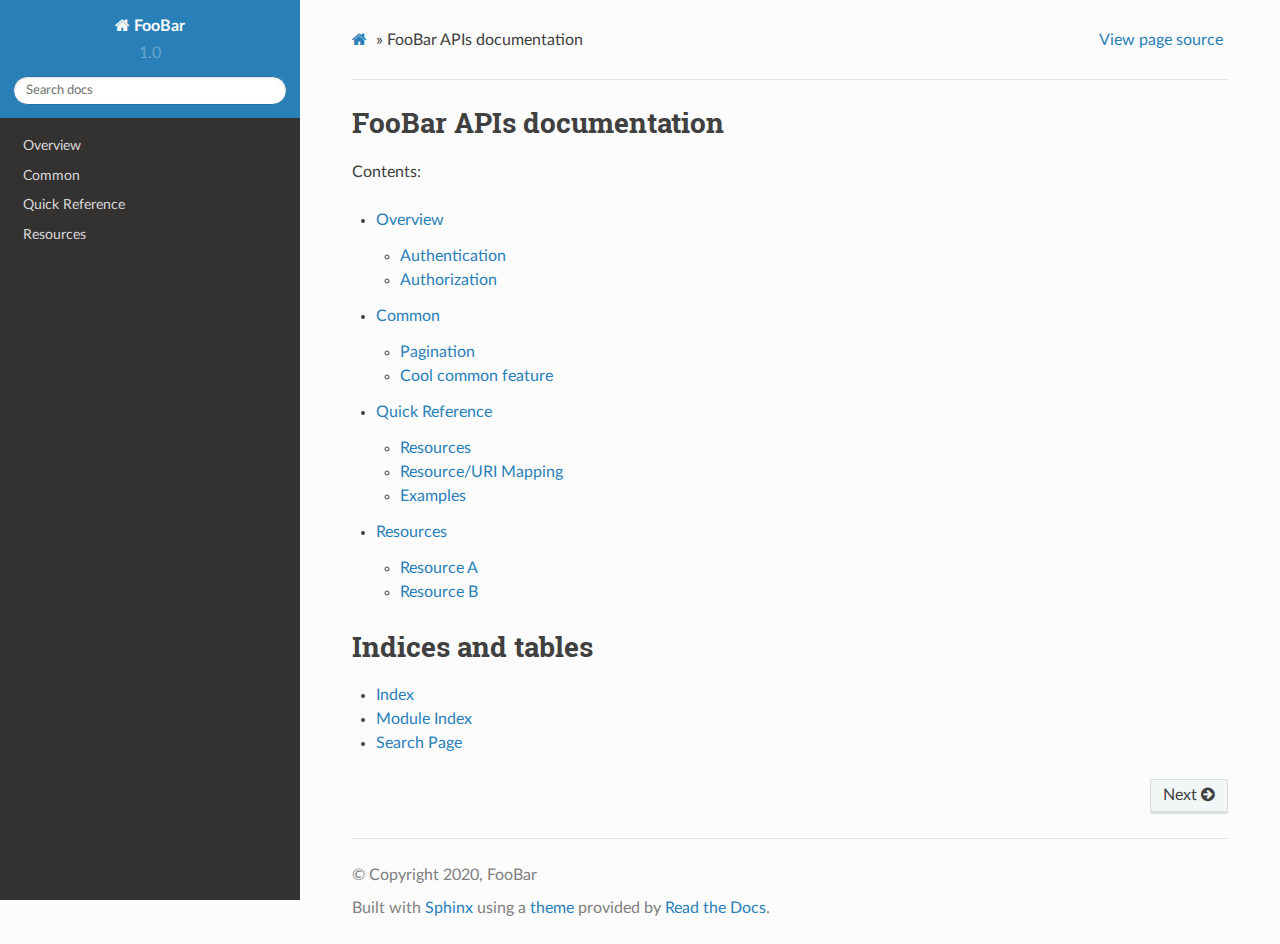
<file: docs/index.html>
<!DOCTYPE html>
<html class="writer-html5" lang="en" >
<head>
  <meta charset="utf-8">
  
  <meta name="viewport" content="width=device-width, initial-scale=1.0">
  
  <title>FooBar APIs documentation &mdash; FooBar 1.0 documentation</title>
  

  
  <link rel="stylesheet" href="_static/css/theme.css" type="text/css" />
  <link rel="stylesheet" href="_static/pygments.css" type="text/css" />
  <link rel="stylesheet" href="_static/layout-fixes.css" type="text/css" />

  
  
  
  

  
  <!--[if lt IE 9]>
    <script src="_static/js/html5shiv.min.js"></script>
  <![endif]-->
  
    
      <script type="text/javascript" id="documentation_options" data-url_root="./" src="_static/documentation_options.js"></script>
        <script src="_static/jquery.js"></script>
        <script src="_static/underscore.js"></script>
        <script src="_static/doctools.js"></script>
        <script src="_static/language_data.js"></script>
    
    <script type="text/javascript" src="_static/js/theme.js"></script>

    
    <link rel="index" title="Index" href="genindex.html" />
    <link rel="search" title="Search" href="search.html" />
    <link rel="next" title="Overview" href="overview.html" /> 
</head>

<body class="wy-body-for-nav">

   
  <div class="wy-grid-for-nav">
    
    <nav data-toggle="wy-nav-shift" class="wy-nav-side">
      <div class="wy-side-scroll">
        <div class="wy-side-nav-search" >
          

          
            <a href="#" class="icon icon-home" alt="Documentation Home"> FooBar
          

          
          </a>

          
            
            
              <div class="version">
                1.0
              </div>
            
          

          
<div role="search">
  <form id="rtd-search-form" class="wy-form" action="search.html" method="get">
    <input type="text" name="q" placeholder="Search docs" />
    <input type="hidden" name="check_keywords" value="yes" />
    <input type="hidden" name="area" value="default" />
  </form>
</div>

          
        </div>

        
        <div class="wy-menu wy-menu-vertical" data-spy="affix" role="navigation" aria-label="main navigation">
          
            
            
              
            
            
              <ul>
<li class="toctree-l1"><a class="reference internal" href="overview.html">Overview</a></li>
<li class="toctree-l1"><a class="reference internal" href="common.html">Common</a></li>
<li class="toctree-l1"><a class="reference internal" href="quick.html">Quick Reference</a></li>
<li class="toctree-l1"><a class="reference internal" href="resources/index.html">Resources</a></li>
</ul>

            
          
        </div>
        
      </div>
    </nav>

    <section data-toggle="wy-nav-shift" class="wy-nav-content-wrap">

      
      <nav class="wy-nav-top" aria-label="top navigation">
        
          <i data-toggle="wy-nav-top" class="fa fa-bars"></i>
          <a href="#">FooBar</a>
        
      </nav>


      <div class="wy-nav-content">
        
        <div class="rst-content">
        
          















<div role="navigation" aria-label="breadcrumbs navigation">

  <ul class="wy-breadcrumbs">
    
      <li><a href="#" class="icon icon-home"></a> &raquo;</li>
        
      <li>FooBar APIs documentation</li>
    
    
      <li class="wy-breadcrumbs-aside">
        
            
            <a href="_sources/index.rst.txt" rel="nofollow"> View page source</a>
          
        
      </li>
    
  </ul>

  
  <hr/>
</div>
          <div role="main" class="document" itemscope="itemscope" itemtype="http://schema.org/Article">
           <div itemprop="articleBody">
            
  <div class="section" id="foobar-apis-documentation">
<h1>FooBar APIs documentation<a class="headerlink" href="#foobar-apis-documentation" title="Permalink to this headline">¶</a></h1>
<p>Contents:</p>
<div class="toctree-wrapper compound">
<ul>
<li class="toctree-l1"><a class="reference internal" href="overview.html">Overview</a><ul>
<li class="toctree-l2"><a class="reference internal" href="overview.html#authentication">Authentication</a></li>
<li class="toctree-l2"><a class="reference internal" href="overview.html#authorization">Authorization</a></li>
</ul>
</li>
<li class="toctree-l1"><a class="reference internal" href="common.html">Common</a><ul>
<li class="toctree-l2"><a class="reference internal" href="common.html#pagination">Pagination</a></li>
<li class="toctree-l2"><a class="reference internal" href="common.html#cool-common-feature">Cool common feature</a></li>
</ul>
</li>
<li class="toctree-l1"><a class="reference internal" href="quick.html">Quick Reference</a><ul>
<li class="toctree-l2"><a class="reference internal" href="quick.html#resources">Resources</a></li>
<li class="toctree-l2"><a class="reference internal" href="quick.html#resource-uri-mapping">Resource/URI Mapping</a></li>
<li class="toctree-l2"><a class="reference internal" href="quick.html#examples">Examples</a></li>
</ul>
</li>
<li class="toctree-l1"><a class="reference internal" href="resources/index.html">Resources</a><ul>
<li class="toctree-l2"><a class="reference internal" href="resources/a.html">Resource A</a></li>
<li class="toctree-l2"><a class="reference internal" href="resources/b.html">Resource B</a></li>
</ul>
</li>
</ul>
</div>
</div>
<div class="section" id="indices-and-tables">
<h1>Indices and tables<a class="headerlink" href="#indices-and-tables" title="Permalink to this headline">¶</a></h1>
<ul class="simple">
<li><p><a class="reference internal" href="genindex.html"><span class="std std-ref">Index</span></a></p></li>
<li><p><a class="reference internal" href="py-modindex.html"><span class="std std-ref">Module Index</span></a></p></li>
<li><p><a class="reference internal" href="search.html"><span class="std std-ref">Search Page</span></a></p></li>
</ul>
</div>


           </div>
           
          </div>
          <footer>
  
    <div class="rst-footer-buttons" role="navigation" aria-label="footer navigation">
      
        <a href="overview.html" class="btn btn-neutral float-right" title="Overview" accesskey="n" rel="next">Next <span class="fa fa-arrow-circle-right"></span></a>
      
      
    </div>
  

  <hr/>

  <div role="contentinfo">
    <p>
        
        &copy; Copyright 2020, FooBar

    </p>
  </div>
    
    
    
    Built with <a href="http://sphinx-doc.org/">Sphinx</a> using a
    
    <a href="https://github.com/rtfd/sphinx_rtd_theme">theme</a>
    
    provided by <a href="https://readthedocs.org">Read the Docs</a>. 

</footer>

        </div>
      </div>

    </section>

  </div>
  

  <script type="text/javascript">
      jQuery(function () {
          SphinxRtdTheme.Navigation.enable(true);
      });
  </script>

  
  
    
   

</body>
</html>
</file>
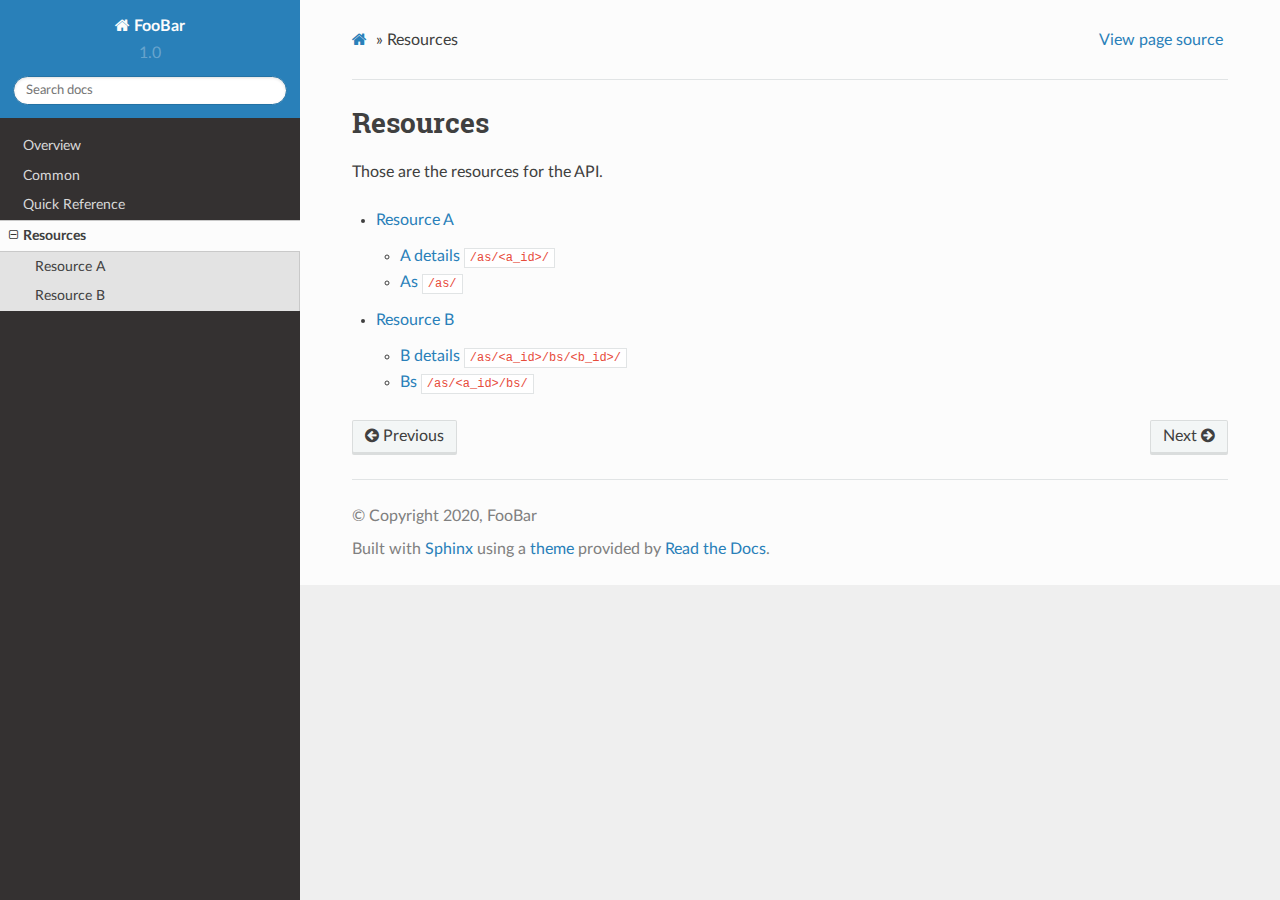
<file: docs/resources/index.html>
<!DOCTYPE html>
<html class="writer-html5" lang="en" >
<head>
  <meta charset="utf-8">
  
  <meta name="viewport" content="width=device-width, initial-scale=1.0">
  
  <title>Resources &mdash; FooBar 1.0 documentation</title>
  

  
  <link rel="stylesheet" href="../_static/css/theme.css" type="text/css" />
  <link rel="stylesheet" href="../_static/pygments.css" type="text/css" />
  <link rel="stylesheet" href="../_static/layout-fixes.css" type="text/css" />

  
  
  
  

  
  <!--[if lt IE 9]>
    <script src="../_static/js/html5shiv.min.js"></script>
  <![endif]-->
  
    
      <script type="text/javascript" id="documentation_options" data-url_root="../" src="../_static/documentation_options.js"></script>
        <script src="../_static/jquery.js"></script>
        <script src="../_static/underscore.js"></script>
        <script src="../_static/doctools.js"></script>
        <script src="../_static/language_data.js"></script>
    
    <script type="text/javascript" src="../_static/js/theme.js"></script>

    
    <link rel="index" title="Index" href="../genindex.html" />
    <link rel="search" title="Search" href="../search.html" />
    <link rel="next" title="Resource A" href="a.html" />
    <link rel="prev" title="Quick Reference" href="../quick.html" /> 
</head>

<body class="wy-body-for-nav">

   
  <div class="wy-grid-for-nav">
    
    <nav data-toggle="wy-nav-shift" class="wy-nav-side">
      <div class="wy-side-scroll">
        <div class="wy-side-nav-search" >
          

          
            <a href="../index.html" class="icon icon-home" alt="Documentation Home"> FooBar
          

          
          </a>

          
            
            
              <div class="version">
                1.0
              </div>
            
          

          
<div role="search">
  <form id="rtd-search-form" class="wy-form" action="../search.html" method="get">
    <input type="text" name="q" placeholder="Search docs" />
    <input type="hidden" name="check_keywords" value="yes" />
    <input type="hidden" name="area" value="default" />
  </form>
</div>

          
        </div>

        
        <div class="wy-menu wy-menu-vertical" data-spy="affix" role="navigation" aria-label="main navigation">
          
            
            
              
            
            
              <ul class="current">
<li class="toctree-l1"><a class="reference internal" href="../overview.html">Overview</a></li>
<li class="toctree-l1"><a class="reference internal" href="../common.html">Common</a></li>
<li class="toctree-l1"><a class="reference internal" href="../quick.html">Quick Reference</a></li>
<li class="toctree-l1 current"><a class="current reference internal" href="#">Resources</a><ul>
<li class="toctree-l2"><a class="reference internal" href="a.html">Resource A</a></li>
<li class="toctree-l2"><a class="reference internal" href="b.html">Resource B</a></li>
</ul>
</li>
</ul>

            
          
        </div>
        
      </div>
    </nav>

    <section data-toggle="wy-nav-shift" class="wy-nav-content-wrap">

      
      <nav class="wy-nav-top" aria-label="top navigation">
        
          <i data-toggle="wy-nav-top" class="fa fa-bars"></i>
          <a href="../index.html">FooBar</a>
        
      </nav>


      <div class="wy-nav-content">
        
        <div class="rst-content">
        
          















<div role="navigation" aria-label="breadcrumbs navigation">

  <ul class="wy-breadcrumbs">
    
      <li><a href="../index.html" class="icon icon-home"></a> &raquo;</li>
        
      <li>Resources</li>
    
    
      <li class="wy-breadcrumbs-aside">
        
            
            <a href="../_sources/resources/index.rst.txt" rel="nofollow"> View page source</a>
          
        
      </li>
    
  </ul>

  
  <hr/>
</div>
          <div role="main" class="document" itemscope="itemscope" itemtype="http://schema.org/Article">
           <div itemprop="articleBody">
            
  <div class="section" id="resources">
<span id="resources-reference"></span><h1>Resources<a class="headerlink" href="#resources" title="Permalink to this headline">¶</a></h1>
<p>Those are the resources for the API.</p>
<div class="toctree-wrapper compound">
<ul>
<li class="toctree-l1"><a class="reference internal" href="a.html">Resource A</a><ul>
<li class="toctree-l2"><a class="reference internal" href="a.html#a-details-as-a-id">A details <code class="docutils literal notranslate"><span class="pre">/as/&lt;a_id&gt;/</span></code></a></li>
<li class="toctree-l2"><a class="reference internal" href="a.html#as-as">As <code class="docutils literal notranslate"><span class="pre">/as/</span></code></a></li>
</ul>
</li>
<li class="toctree-l1"><a class="reference internal" href="b.html">Resource B</a><ul>
<li class="toctree-l2"><a class="reference internal" href="b.html#b-details-as-a-id-bs-b-id">B details <code class="docutils literal notranslate"><span class="pre">/as/&lt;a_id&gt;/bs/&lt;b_id&gt;/</span></code></a></li>
<li class="toctree-l2"><a class="reference internal" href="b.html#bs-as-a-id-bs">Bs <code class="docutils literal notranslate"><span class="pre">/as/&lt;a_id&gt;/bs/</span></code></a></li>
</ul>
</li>
</ul>
</div>
</div>


           </div>
           
          </div>
          <footer>
  
    <div class="rst-footer-buttons" role="navigation" aria-label="footer navigation">
      
        <a href="a.html" class="btn btn-neutral float-right" title="Resource A" accesskey="n" rel="next">Next <span class="fa fa-arrow-circle-right"></span></a>
      
      
        <a href="../quick.html" class="btn btn-neutral float-left" title="Quick Reference" accesskey="p" rel="prev"><span class="fa fa-arrow-circle-left"></span> Previous</a>
      
    </div>
  

  <hr/>

  <div role="contentinfo">
    <p>
        
        &copy; Copyright 2020, FooBar

    </p>
  </div>
    
    
    
    Built with <a href="http://sphinx-doc.org/">Sphinx</a> using a
    
    <a href="https://github.com/rtfd/sphinx_rtd_theme">theme</a>
    
    provided by <a href="https://readthedocs.org">Read the Docs</a>. 

</footer>

        </div>
      </div>

    </section>

  </div>
  

  <script type="text/javascript">
      jQuery(function () {
          SphinxRtdTheme.Navigation.enable(true);
      });
  </script>

  
  
    
   

</body>
</html>
</file>
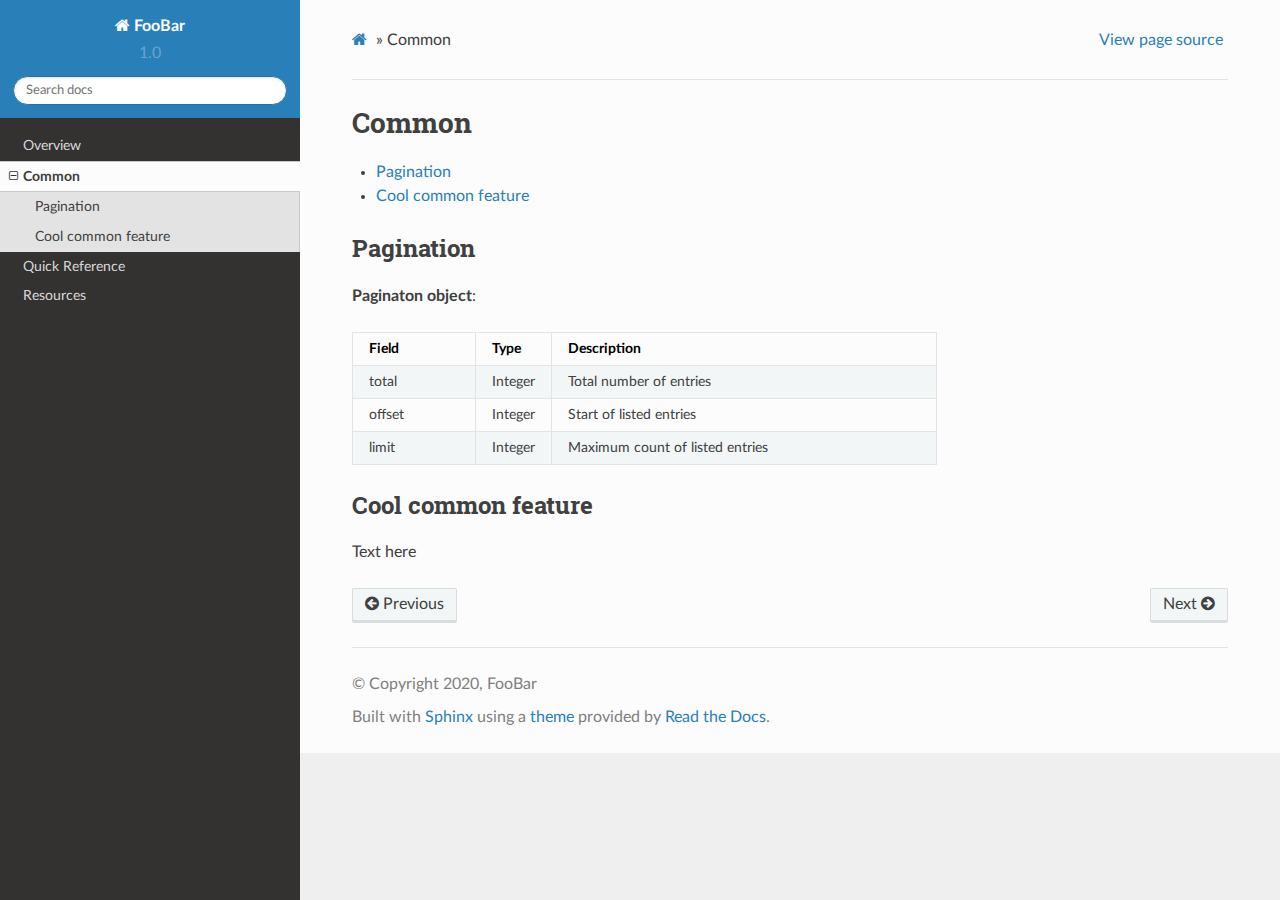
<file: docs/common.html>
<!DOCTYPE html>
<html class="writer-html5" lang="en" >
<head>
  <meta charset="utf-8">
  
  <meta name="viewport" content="width=device-width, initial-scale=1.0">
  
  <title>Common &mdash; FooBar 1.0 documentation</title>
  

  
  <link rel="stylesheet" href="_static/css/theme.css" type="text/css" />
  <link rel="stylesheet" href="_static/pygments.css" type="text/css" />
  <link rel="stylesheet" href="_static/layout-fixes.css" type="text/css" />

  
  
  
  

  
  <!--[if lt IE 9]>
    <script src="_static/js/html5shiv.min.js"></script>
  <![endif]-->
  
    
      <script type="text/javascript" id="documentation_options" data-url_root="./" src="_static/documentation_options.js"></script>
        <script src="_static/jquery.js"></script>
        <script src="_static/underscore.js"></script>
        <script src="_static/doctools.js"></script>
        <script src="_static/language_data.js"></script>
    
    <script type="text/javascript" src="_static/js/theme.js"></script>

    
    <link rel="index" title="Index" href="genindex.html" />
    <link rel="search" title="Search" href="search.html" />
    <link rel="next" title="Quick Reference" href="quick.html" />
    <link rel="prev" title="Overview" href="overview.html" /> 
</head>

<body class="wy-body-for-nav">

   
  <div class="wy-grid-for-nav">
    
    <nav data-toggle="wy-nav-shift" class="wy-nav-side">
      <div class="wy-side-scroll">
        <div class="wy-side-nav-search" >
          

          
            <a href="index.html" class="icon icon-home" alt="Documentation Home"> FooBar
          

          
          </a>

          
            
            
              <div class="version">
                1.0
              </div>
            
          

          
<div role="search">
  <form id="rtd-search-form" class="wy-form" action="search.html" method="get">
    <input type="text" name="q" placeholder="Search docs" />
    <input type="hidden" name="check_keywords" value="yes" />
    <input type="hidden" name="area" value="default" />
  </form>
</div>

          
        </div>

        
        <div class="wy-menu wy-menu-vertical" data-spy="affix" role="navigation" aria-label="main navigation">
          
            
            
              
            
            
              <ul class="current">
<li class="toctree-l1"><a class="reference internal" href="overview.html">Overview</a></li>
<li class="toctree-l1 current"><a class="current reference internal" href="#">Common</a><ul>
<li class="toctree-l2"><a class="reference internal" href="#pagination">Pagination</a></li>
<li class="toctree-l2"><a class="reference internal" href="#cool-common-feature">Cool common feature</a></li>
</ul>
</li>
<li class="toctree-l1"><a class="reference internal" href="quick.html">Quick Reference</a></li>
<li class="toctree-l1"><a class="reference internal" href="resources/index.html">Resources</a></li>
</ul>

            
          
        </div>
        
      </div>
    </nav>

    <section data-toggle="wy-nav-shift" class="wy-nav-content-wrap">

      
      <nav class="wy-nav-top" aria-label="top navigation">
        
          <i data-toggle="wy-nav-top" class="fa fa-bars"></i>
          <a href="index.html">FooBar</a>
        
      </nav>


      <div class="wy-nav-content">
        
        <div class="rst-content">
        
          















<div role="navigation" aria-label="breadcrumbs navigation">

  <ul class="wy-breadcrumbs">
    
      <li><a href="index.html" class="icon icon-home"></a> &raquo;</li>
        
      <li>Common</li>
    
    
      <li class="wy-breadcrumbs-aside">
        
            
            <a href="_sources/common.rst.txt" rel="nofollow"> View page source</a>
          
        
      </li>
    
  </ul>

  
  <hr/>
</div>
          <div role="main" class="document" itemscope="itemscope" itemtype="http://schema.org/Article">
           <div itemprop="articleBody">
            
  <div class="section" id="common">
<h1>Common<a class="headerlink" href="#common" title="Permalink to this headline">¶</a></h1>
<div class="contents local topic" id="contents">
<ul class="simple">
<li><p><a class="reference internal" href="#pagination" id="id1">Pagination</a></p></li>
<li><p><a class="reference internal" href="#cool-common-feature" id="id2">Cool common feature</a></p></li>
</ul>
</div>
<div class="section" id="pagination">
<span id="reference-pagination"></span><h2><a class="toc-backref" href="#id1">Pagination</a><a class="headerlink" href="#pagination" title="Permalink to this headline">¶</a></h2>
<p id="reference-pagination-object"><strong>Paginaton object</strong>:</p>
<table class="docutils align-default">
<colgroup>
<col style="width: 21%" />
<col style="width: 13%" />
<col style="width: 66%" />
</colgroup>
<thead>
<tr class="row-odd"><th class="head"><p>Field</p></th>
<th class="head"><p>Type</p></th>
<th class="head"><p>Description</p></th>
</tr>
</thead>
<tbody>
<tr class="row-even"><td><p>total</p></td>
<td><p>Integer</p></td>
<td><p>Total number of entries</p></td>
</tr>
<tr class="row-odd"><td><p>offset</p></td>
<td><p>Integer</p></td>
<td><p>Start of listed entries</p></td>
</tr>
<tr class="row-even"><td><p>limit</p></td>
<td><p>Integer</p></td>
<td><p>Maximum count of listed entries</p></td>
</tr>
</tbody>
</table>
</div>
<div class="section" id="cool-common-feature">
<span id="reference-multifilter"></span><h2><a class="toc-backref" href="#id2">Cool common feature</a><a class="headerlink" href="#cool-common-feature" title="Permalink to this headline">¶</a></h2>
<p>Text here</p>
</div>
</div>


           </div>
           
          </div>
          <footer>
  
    <div class="rst-footer-buttons" role="navigation" aria-label="footer navigation">
      
        <a href="quick.html" class="btn btn-neutral float-right" title="Quick Reference" accesskey="n" rel="next">Next <span class="fa fa-arrow-circle-right"></span></a>
      
      
        <a href="overview.html" class="btn btn-neutral float-left" title="Overview" accesskey="p" rel="prev"><span class="fa fa-arrow-circle-left"></span> Previous</a>
      
    </div>
  

  <hr/>

  <div role="contentinfo">
    <p>
        
        &copy; Copyright 2020, FooBar

    </p>
  </div>
    
    
    
    Built with <a href="http://sphinx-doc.org/">Sphinx</a> using a
    
    <a href="https://github.com/rtfd/sphinx_rtd_theme">theme</a>
    
    provided by <a href="https://readthedocs.org">Read the Docs</a>. 

</footer>

        </div>
      </div>

    </section>

  </div>
  

  <script type="text/javascript">
      jQuery(function () {
          SphinxRtdTheme.Navigation.enable(true);
      });
  </script>

  
  
    
   

</body>
</html>
</file>
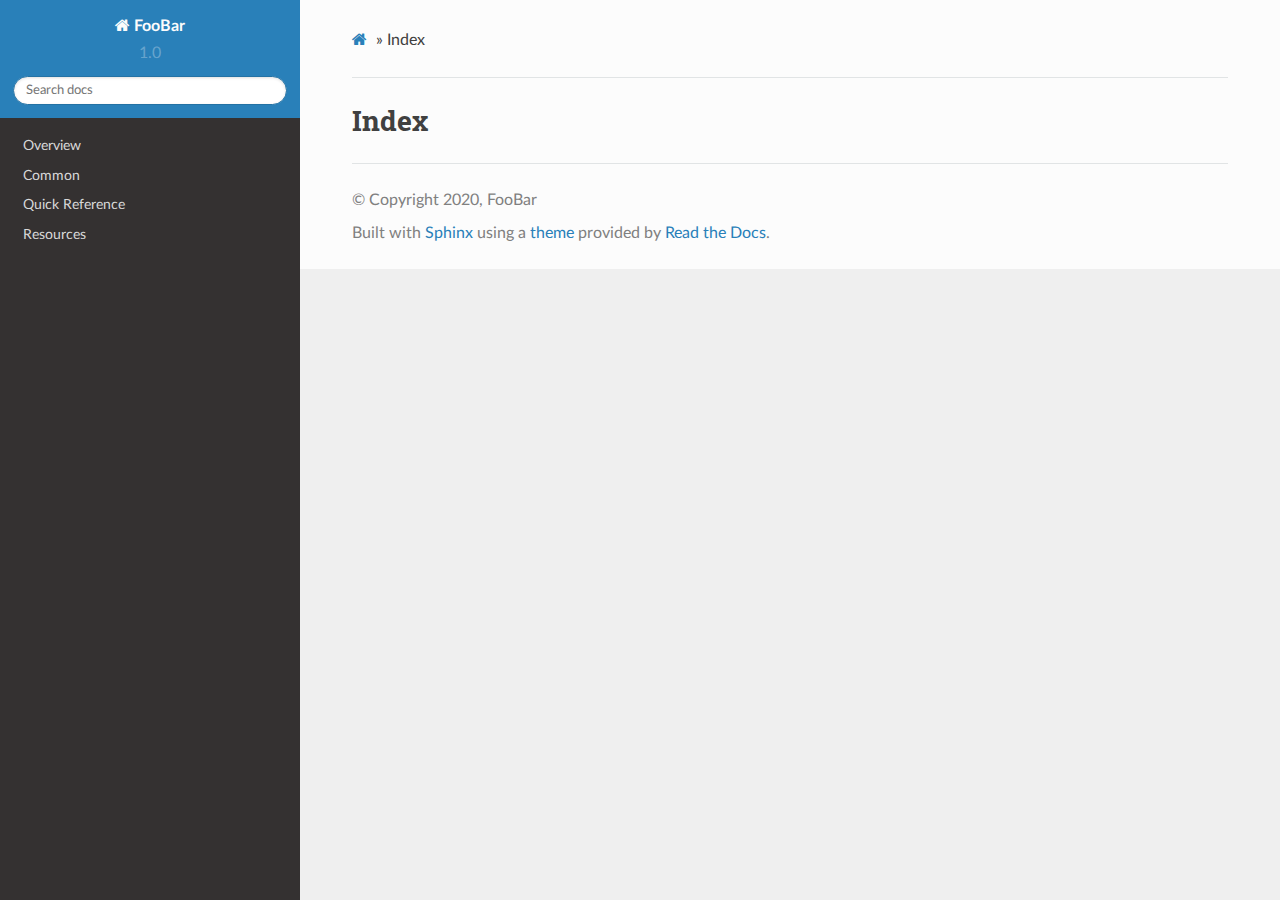
<file: docs/genindex.html>
<!DOCTYPE html>
<html class="writer-html5" lang="en" >
<head>
  <meta charset="utf-8">
  
  <meta name="viewport" content="width=device-width, initial-scale=1.0">
  
  <title>Index &mdash; FooBar 1.0 documentation</title>
  

  
  <link rel="stylesheet" href="_static/css/theme.css" type="text/css" />
  <link rel="stylesheet" href="_static/pygments.css" type="text/css" />
  <link rel="stylesheet" href="_static/layout-fixes.css" type="text/css" />

  
  
  
  

  
  <!--[if lt IE 9]>
    <script src="_static/js/html5shiv.min.js"></script>
  <![endif]-->
  
    
      <script type="text/javascript" id="documentation_options" data-url_root="./" src="_static/documentation_options.js"></script>
        <script src="_static/jquery.js"></script>
        <script src="_static/underscore.js"></script>
        <script src="_static/doctools.js"></script>
        <script src="_static/language_data.js"></script>
    
    <script type="text/javascript" src="_static/js/theme.js"></script>

    
    <link rel="index" title="Index" href="#" />
    <link rel="search" title="Search" href="search.html" /> 
</head>

<body class="wy-body-for-nav">

   
  <div class="wy-grid-for-nav">
    
    <nav data-toggle="wy-nav-shift" class="wy-nav-side">
      <div class="wy-side-scroll">
        <div class="wy-side-nav-search" >
          

          
            <a href="index.html" class="icon icon-home" alt="Documentation Home"> FooBar
          

          
          </a>

          
            
            
              <div class="version">
                1.0
              </div>
            
          

          
<div role="search">
  <form id="rtd-search-form" class="wy-form" action="search.html" method="get">
    <input type="text" name="q" placeholder="Search docs" />
    <input type="hidden" name="check_keywords" value="yes" />
    <input type="hidden" name="area" value="default" />
  </form>
</div>

          
        </div>

        
        <div class="wy-menu wy-menu-vertical" data-spy="affix" role="navigation" aria-label="main navigation">
          
            
            
              
            
            
              <ul>
<li class="toctree-l1"><a class="reference internal" href="overview.html">Overview</a></li>
<li class="toctree-l1"><a class="reference internal" href="common.html">Common</a></li>
<li class="toctree-l1"><a class="reference internal" href="quick.html">Quick Reference</a></li>
<li class="toctree-l1"><a class="reference internal" href="resources/index.html">Resources</a></li>
</ul>

            
          
        </div>
        
      </div>
    </nav>

    <section data-toggle="wy-nav-shift" class="wy-nav-content-wrap">

      
      <nav class="wy-nav-top" aria-label="top navigation">
        
          <i data-toggle="wy-nav-top" class="fa fa-bars"></i>
          <a href="index.html">FooBar</a>
        
      </nav>


      <div class="wy-nav-content">
        
        <div class="rst-content">
        
          















<div role="navigation" aria-label="breadcrumbs navigation">

  <ul class="wy-breadcrumbs">
    
      <li><a href="index.html" class="icon icon-home"></a> &raquo;</li>
        
      <li>Index</li>
    
    
      <li class="wy-breadcrumbs-aside">
        
            
        
      </li>
    
  </ul>

  
  <hr/>
</div>
          <div role="main" class="document" itemscope="itemscope" itemtype="http://schema.org/Article">
           <div itemprop="articleBody">
            

<h1 id="index">Index</h1>

<div class="genindex-jumpbox">
 
</div>


           </div>
           
          </div>
          <footer>
  

  <hr/>

  <div role="contentinfo">
    <p>
        
        &copy; Copyright 2020, FooBar

    </p>
  </div>
    
    
    
    Built with <a href="http://sphinx-doc.org/">Sphinx</a> using a
    
    <a href="https://github.com/rtfd/sphinx_rtd_theme">theme</a>
    
    provided by <a href="https://readthedocs.org">Read the Docs</a>. 

</footer>

        </div>
      </div>

    </section>

  </div>
  

  <script type="text/javascript">
      jQuery(function () {
          SphinxRtdTheme.Navigation.enable(true);
      });
  </script>

  
  
    
   

</body>
</html>
</file>
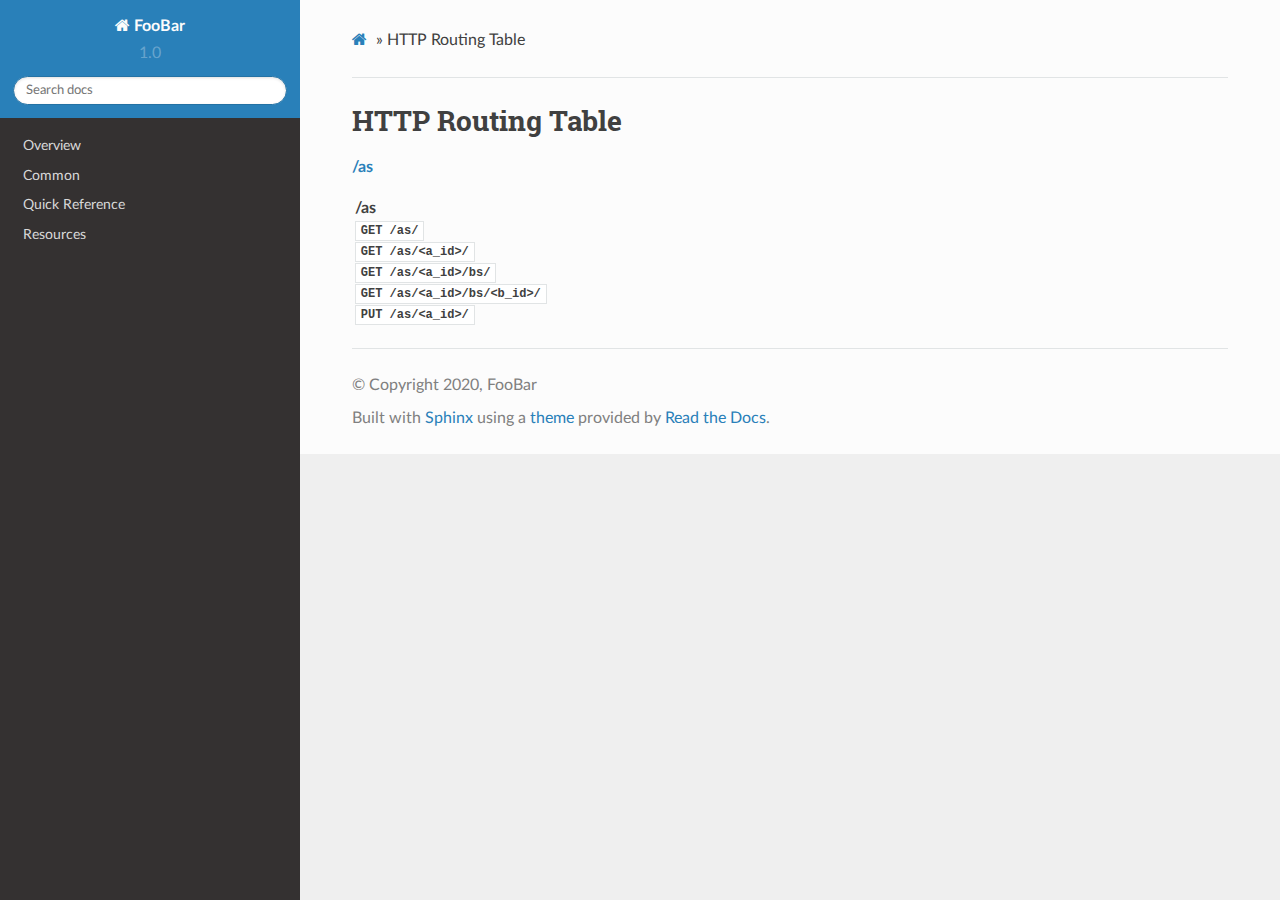
<file: docs/http-routingtable.html>
<!DOCTYPE html>
<html class="writer-html5" lang="en" >
<head>
  <meta charset="utf-8">
  
  <meta name="viewport" content="width=device-width, initial-scale=1.0">
  
  <title>HTTP Routing Table &mdash; FooBar 1.0 documentation</title>
  

  
  <link rel="stylesheet" href="_static/css/theme.css" type="text/css" />
  <link rel="stylesheet" href="_static/pygments.css" type="text/css" />
  <link rel="stylesheet" href="_static/layout-fixes.css" type="text/css" />

  
  
  
  

  
  <!--[if lt IE 9]>
    <script src="_static/js/html5shiv.min.js"></script>
  <![endif]-->
  
    
      <script type="text/javascript" id="documentation_options" data-url_root="./" src="_static/documentation_options.js"></script>
        <script src="_static/jquery.js"></script>
        <script src="_static/underscore.js"></script>
        <script src="_static/doctools.js"></script>
        <script src="_static/language_data.js"></script>
    
    <script type="text/javascript" src="_static/js/theme.js"></script>

    
    <link rel="index" title="Index" href="genindex.html" />
    <link rel="search" title="Search" href="search.html" />
 

    <script>
      DOCUMENTATION_OPTIONS.COLLAPSE_INDEX = true;
    </script>


</head>

<body class="wy-body-for-nav">

   
  <div class="wy-grid-for-nav">
    
    <nav data-toggle="wy-nav-shift" class="wy-nav-side">
      <div class="wy-side-scroll">
        <div class="wy-side-nav-search" >
          

          
            <a href="index.html" class="icon icon-home" alt="Documentation Home"> FooBar
          

          
          </a>

          
            
            
              <div class="version">
                1.0
              </div>
            
          

          
<div role="search">
  <form id="rtd-search-form" class="wy-form" action="search.html" method="get">
    <input type="text" name="q" placeholder="Search docs" />
    <input type="hidden" name="check_keywords" value="yes" />
    <input type="hidden" name="area" value="default" />
  </form>
</div>

          
        </div>

        
        <div class="wy-menu wy-menu-vertical" data-spy="affix" role="navigation" aria-label="main navigation">
          
            
            
              
            
            
              <ul>
<li class="toctree-l1"><a class="reference internal" href="overview.html">Overview</a></li>
<li class="toctree-l1"><a class="reference internal" href="common.html">Common</a></li>
<li class="toctree-l1"><a class="reference internal" href="quick.html">Quick Reference</a></li>
<li class="toctree-l1"><a class="reference internal" href="resources/index.html">Resources</a></li>
</ul>

            
          
        </div>
        
      </div>
    </nav>

    <section data-toggle="wy-nav-shift" class="wy-nav-content-wrap">

      
      <nav class="wy-nav-top" aria-label="top navigation">
        
          <i data-toggle="wy-nav-top" class="fa fa-bars"></i>
          <a href="index.html">FooBar</a>
        
      </nav>


      <div class="wy-nav-content">
        
        <div class="rst-content">
        
          















<div role="navigation" aria-label="breadcrumbs navigation">

  <ul class="wy-breadcrumbs">
    
      <li><a href="index.html" class="icon icon-home"></a> &raquo;</li>
        
      <li>HTTP Routing Table</li>
    
    
      <li class="wy-breadcrumbs-aside">
        
      </li>
    
  </ul>

  
  <hr/>
</div>
          <div role="main" class="document" itemscope="itemscope" itemtype="http://schema.org/Article">
           <div itemprop="articleBody">
            

   <h1>HTTP Routing Table</h1>

   <div class="modindex-jumpbox">
   <a href="#cap-/as"><strong>/as</strong></a>
   </div>

   <table class="indextable modindextable">
     <tr class="pcap"><td></td><td>&#160;</td><td></td></tr>
     <tr class="cap" id="cap-/as"><td></td><td>
       <strong>/as</strong></td><td></td></tr>
     <tr>
       <td></td>
       <td>
       <a href="resources/a.html#get--as-"><code class="xref">GET /as/</code></a></td><td>
       <em></em></td></tr>
     <tr>
       <td></td>
       <td>
       <a href="resources/a.html#get--as--a_id--"><code class="xref">GET /as/&lt;a_id&gt;/</code></a></td><td>
       <em></em></td></tr>
     <tr>
       <td></td>
       <td>
       <a href="resources/b.html#get--as--a_id--bs-"><code class="xref">GET /as/&lt;a_id&gt;/bs/</code></a></td><td>
       <em></em></td></tr>
     <tr>
       <td></td>
       <td>
       <a href="resources/b.html#get--as--a_id--bs--b_id--"><code class="xref">GET /as/&lt;a_id&gt;/bs/&lt;b_id&gt;/</code></a></td><td>
       <em></em></td></tr>
     <tr>
       <td></td>
       <td>
       <a href="resources/a.html#put--as--a_id--"><code class="xref">PUT /as/&lt;a_id&gt;/</code></a></td><td>
       <em></em></td></tr>
   </table>


           </div>
           
          </div>
          <footer>
  

  <hr/>

  <div role="contentinfo">
    <p>
        
        &copy; Copyright 2020, FooBar

    </p>
  </div>
    
    
    
    Built with <a href="http://sphinx-doc.org/">Sphinx</a> using a
    
    <a href="https://github.com/rtfd/sphinx_rtd_theme">theme</a>
    
    provided by <a href="https://readthedocs.org">Read the Docs</a>. 

</footer>

        </div>
      </div>

    </section>

  </div>
  

  <script type="text/javascript">
      jQuery(function () {
          SphinxRtdTheme.Navigation.enable(true);
      });
  </script>

  
  
    
   

</body>
</html>
</file>
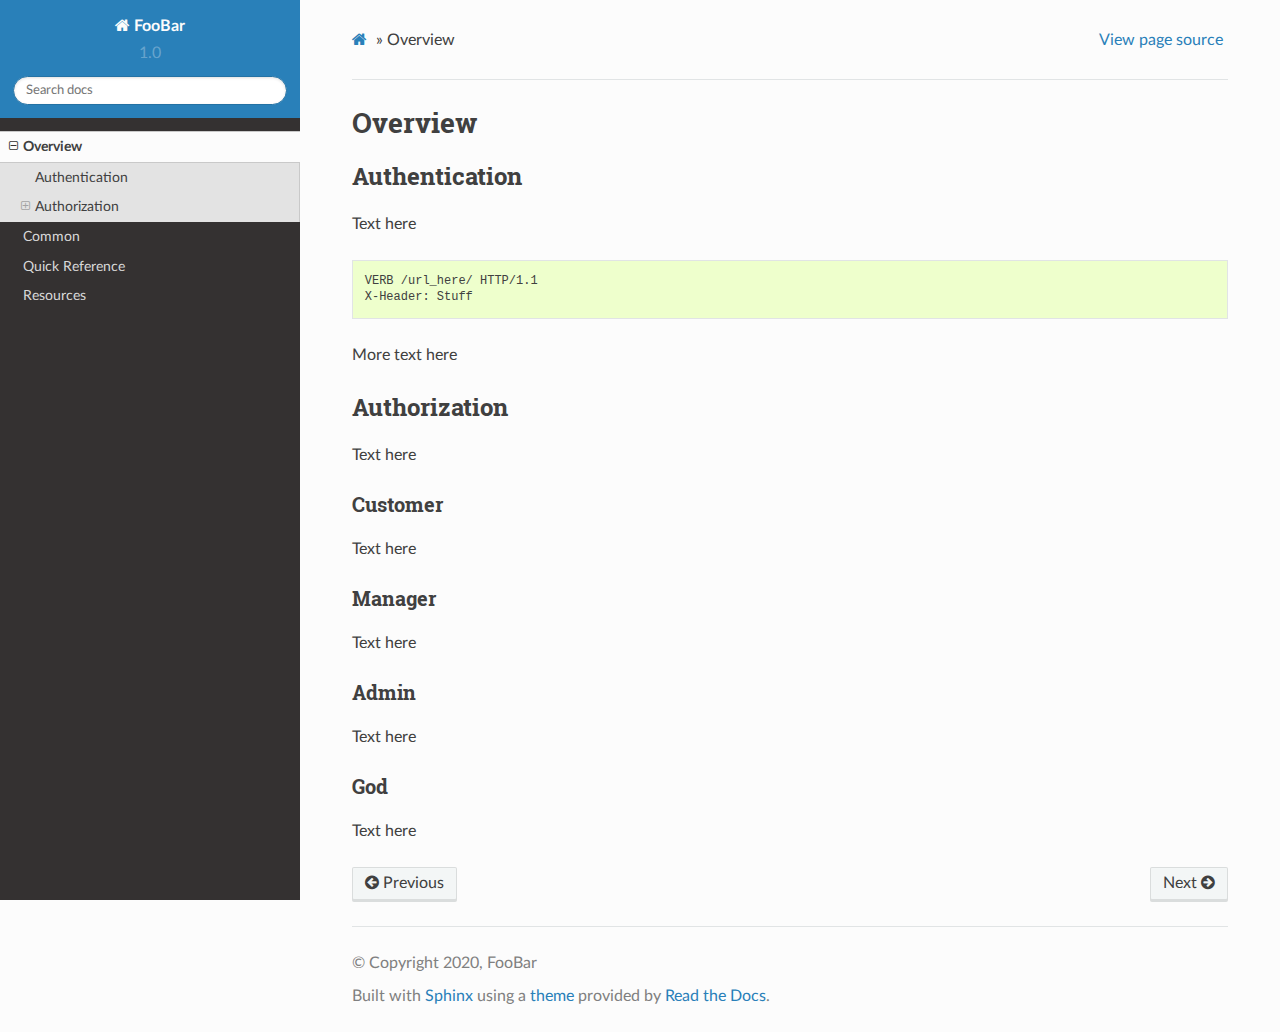
<file: docs/overview.html>
<!DOCTYPE html>
<html class="writer-html5" lang="en" >
<head>
  <meta charset="utf-8">
  
  <meta name="viewport" content="width=device-width, initial-scale=1.0">
  
  <title>Overview &mdash; FooBar 1.0 documentation</title>
  

  
  <link rel="stylesheet" href="_static/css/theme.css" type="text/css" />
  <link rel="stylesheet" href="_static/pygments.css" type="text/css" />
  <link rel="stylesheet" href="_static/layout-fixes.css" type="text/css" />

  
  
  
  

  
  <!--[if lt IE 9]>
    <script src="_static/js/html5shiv.min.js"></script>
  <![endif]-->
  
    
      <script type="text/javascript" id="documentation_options" data-url_root="./" src="_static/documentation_options.js"></script>
        <script src="_static/jquery.js"></script>
        <script src="_static/underscore.js"></script>
        <script src="_static/doctools.js"></script>
        <script src="_static/language_data.js"></script>
    
    <script type="text/javascript" src="_static/js/theme.js"></script>

    
    <link rel="index" title="Index" href="genindex.html" />
    <link rel="search" title="Search" href="search.html" />
    <link rel="next" title="Common" href="common.html" />
    <link rel="prev" title="FooBar APIs documentation" href="index.html" /> 
</head>

<body class="wy-body-for-nav">

   
  <div class="wy-grid-for-nav">
    
    <nav data-toggle="wy-nav-shift" class="wy-nav-side">
      <div class="wy-side-scroll">
        <div class="wy-side-nav-search" >
          

          
            <a href="index.html" class="icon icon-home" alt="Documentation Home"> FooBar
          

          
          </a>

          
            
            
              <div class="version">
                1.0
              </div>
            
          

          
<div role="search">
  <form id="rtd-search-form" class="wy-form" action="search.html" method="get">
    <input type="text" name="q" placeholder="Search docs" />
    <input type="hidden" name="check_keywords" value="yes" />
    <input type="hidden" name="area" value="default" />
  </form>
</div>

          
        </div>

        
        <div class="wy-menu wy-menu-vertical" data-spy="affix" role="navigation" aria-label="main navigation">
          
            
            
              
            
            
              <ul class="current">
<li class="toctree-l1 current"><a class="current reference internal" href="#">Overview</a><ul>
<li class="toctree-l2"><a class="reference internal" href="#authentication">Authentication</a></li>
<li class="toctree-l2"><a class="reference internal" href="#authorization">Authorization</a><ul>
<li class="toctree-l3"><a class="reference internal" href="#customer">Customer</a></li>
<li class="toctree-l3"><a class="reference internal" href="#manager">Manager</a></li>
<li class="toctree-l3"><a class="reference internal" href="#admin">Admin</a></li>
<li class="toctree-l3"><a class="reference internal" href="#god">God</a></li>
</ul>
</li>
</ul>
</li>
<li class="toctree-l1"><a class="reference internal" href="common.html">Common</a></li>
<li class="toctree-l1"><a class="reference internal" href="quick.html">Quick Reference</a></li>
<li class="toctree-l1"><a class="reference internal" href="resources/index.html">Resources</a></li>
</ul>

            
          
        </div>
        
      </div>
    </nav>

    <section data-toggle="wy-nav-shift" class="wy-nav-content-wrap">

      
      <nav class="wy-nav-top" aria-label="top navigation">
        
          <i data-toggle="wy-nav-top" class="fa fa-bars"></i>
          <a href="index.html">FooBar</a>
        
      </nav>


      <div class="wy-nav-content">
        
        <div class="rst-content">
        
          















<div role="navigation" aria-label="breadcrumbs navigation">

  <ul class="wy-breadcrumbs">
    
      <li><a href="index.html" class="icon icon-home"></a> &raquo;</li>
        
      <li>Overview</li>
    
    
      <li class="wy-breadcrumbs-aside">
        
            
            <a href="_sources/overview.rst.txt" rel="nofollow"> View page source</a>
          
        
      </li>
    
  </ul>

  
  <hr/>
</div>
          <div role="main" class="document" itemscope="itemscope" itemtype="http://schema.org/Article">
           <div itemprop="articleBody">
            
  <div class="section" id="overview">
<span id="id1"></span><h1>Overview<a class="headerlink" href="#overview" title="Permalink to this headline">¶</a></h1>
<div class="section" id="authentication">
<span id="overview-authentication"></span><h2>Authentication<a class="headerlink" href="#authentication" title="Permalink to this headline">¶</a></h2>
<p>Text here</p>
<div class="highlight-http notranslate"><div class="highlight"><pre><span></span>VERB /url_here/ HTTP/1.1
X-Header: Stuff
</pre></div>
</div>
<p>More text here</p>
</div>
<div class="section" id="authorization">
<span id="overview-authorization"></span><h2>Authorization<a class="headerlink" href="#authorization" title="Permalink to this headline">¶</a></h2>
<p>Text here</p>
<div class="section" id="customer">
<h3>Customer<a class="headerlink" href="#customer" title="Permalink to this headline">¶</a></h3>
<p>Text here</p>
</div>
<div class="section" id="manager">
<h3>Manager<a class="headerlink" href="#manager" title="Permalink to this headline">¶</a></h3>
<p>Text here</p>
</div>
<div class="section" id="admin">
<h3>Admin<a class="headerlink" href="#admin" title="Permalink to this headline">¶</a></h3>
<p>Text here</p>
</div>
<div class="section" id="god">
<h3>God<a class="headerlink" href="#god" title="Permalink to this headline">¶</a></h3>
<p>Text here</p>
</div>
</div>
</div>


           </div>
           
          </div>
          <footer>
  
    <div class="rst-footer-buttons" role="navigation" aria-label="footer navigation">
      
        <a href="common.html" class="btn btn-neutral float-right" title="Common" accesskey="n" rel="next">Next <span class="fa fa-arrow-circle-right"></span></a>
      
      
        <a href="index.html" class="btn btn-neutral float-left" title="FooBar APIs documentation" accesskey="p" rel="prev"><span class="fa fa-arrow-circle-left"></span> Previous</a>
      
    </div>
  

  <hr/>

  <div role="contentinfo">
    <p>
        
        &copy; Copyright 2020, FooBar

    </p>
  </div>
    
    
    
    Built with <a href="http://sphinx-doc.org/">Sphinx</a> using a
    
    <a href="https://github.com/rtfd/sphinx_rtd_theme">theme</a>
    
    provided by <a href="https://readthedocs.org">Read the Docs</a>. 

</footer>

        </div>
      </div>

    </section>

  </div>
  

  <script type="text/javascript">
      jQuery(function () {
          SphinxRtdTheme.Navigation.enable(true);
      });
  </script>

  
  
    
   

</body>
</html>
</file>
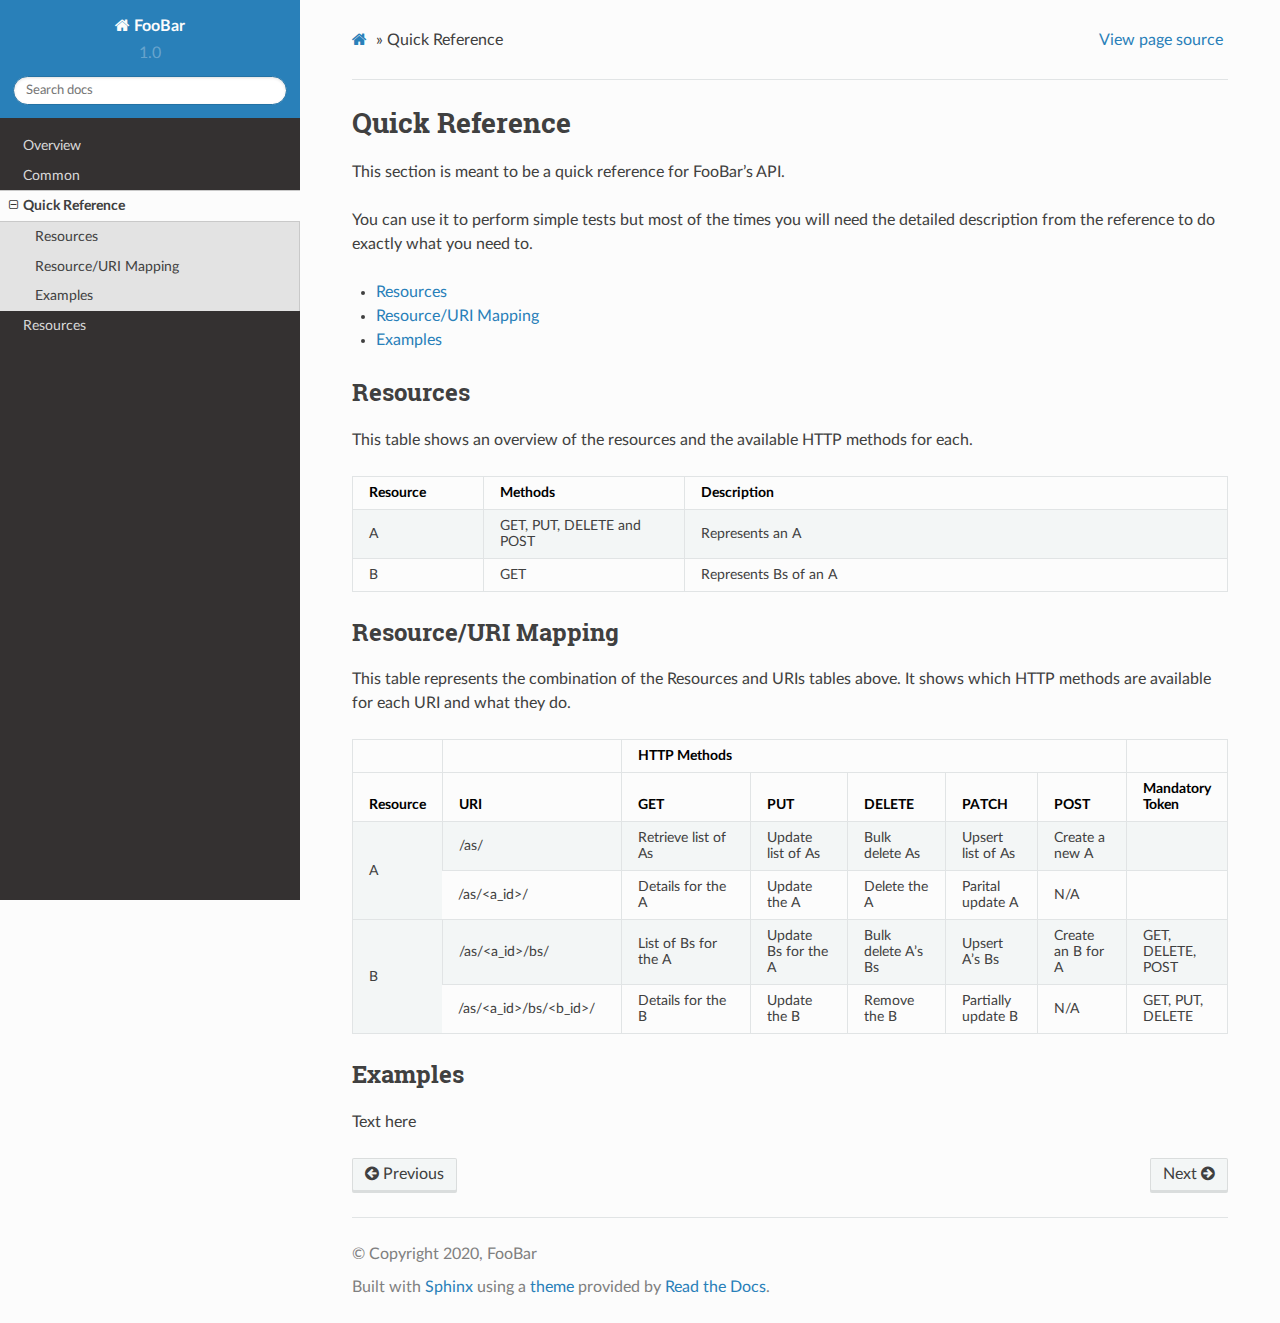
<file: docs/quick.html>
<!DOCTYPE html>
<html class="writer-html5" lang="en" >
<head>
  <meta charset="utf-8">
  
  <meta name="viewport" content="width=device-width, initial-scale=1.0">
  
  <title>Quick Reference &mdash; FooBar 1.0 documentation</title>
  

  
  <link rel="stylesheet" href="_static/css/theme.css" type="text/css" />
  <link rel="stylesheet" href="_static/pygments.css" type="text/css" />
  <link rel="stylesheet" href="_static/layout-fixes.css" type="text/css" />

  
  
  
  

  
  <!--[if lt IE 9]>
    <script src="_static/js/html5shiv.min.js"></script>
  <![endif]-->
  
    
      <script type="text/javascript" id="documentation_options" data-url_root="./" src="_static/documentation_options.js"></script>
        <script src="_static/jquery.js"></script>
        <script src="_static/underscore.js"></script>
        <script src="_static/doctools.js"></script>
        <script src="_static/language_data.js"></script>
    
    <script type="text/javascript" src="_static/js/theme.js"></script>

    
    <link rel="index" title="Index" href="genindex.html" />
    <link rel="search" title="Search" href="search.html" />
    <link rel="next" title="Resources" href="resources/index.html" />
    <link rel="prev" title="Common" href="common.html" /> 
</head>

<body class="wy-body-for-nav">

   
  <div class="wy-grid-for-nav">
    
    <nav data-toggle="wy-nav-shift" class="wy-nav-side">
      <div class="wy-side-scroll">
        <div class="wy-side-nav-search" >
          

          
            <a href="index.html" class="icon icon-home" alt="Documentation Home"> FooBar
          

          
          </a>

          
            
            
              <div class="version">
                1.0
              </div>
            
          

          
<div role="search">
  <form id="rtd-search-form" class="wy-form" action="search.html" method="get">
    <input type="text" name="q" placeholder="Search docs" />
    <input type="hidden" name="check_keywords" value="yes" />
    <input type="hidden" name="area" value="default" />
  </form>
</div>

          
        </div>

        
        <div class="wy-menu wy-menu-vertical" data-spy="affix" role="navigation" aria-label="main navigation">
          
            
            
              
            
            
              <ul class="current">
<li class="toctree-l1"><a class="reference internal" href="overview.html">Overview</a></li>
<li class="toctree-l1"><a class="reference internal" href="common.html">Common</a></li>
<li class="toctree-l1 current"><a class="current reference internal" href="#">Quick Reference</a><ul>
<li class="toctree-l2"><a class="reference internal" href="#resources">Resources</a></li>
<li class="toctree-l2"><a class="reference internal" href="#resource-uri-mapping">Resource/URI Mapping</a></li>
<li class="toctree-l2"><a class="reference internal" href="#examples">Examples</a></li>
</ul>
</li>
<li class="toctree-l1"><a class="reference internal" href="resources/index.html">Resources</a></li>
</ul>

            
          
        </div>
        
      </div>
    </nav>

    <section data-toggle="wy-nav-shift" class="wy-nav-content-wrap">

      
      <nav class="wy-nav-top" aria-label="top navigation">
        
          <i data-toggle="wy-nav-top" class="fa fa-bars"></i>
          <a href="index.html">FooBar</a>
        
      </nav>


      <div class="wy-nav-content">
        
        <div class="rst-content">
        
          















<div role="navigation" aria-label="breadcrumbs navigation">

  <ul class="wy-breadcrumbs">
    
      <li><a href="index.html" class="icon icon-home"></a> &raquo;</li>
        
      <li>Quick Reference</li>
    
    
      <li class="wy-breadcrumbs-aside">
        
            
            <a href="_sources/quick.rst.txt" rel="nofollow"> View page source</a>
          
        
      </li>
    
  </ul>

  
  <hr/>
</div>
          <div role="main" class="document" itemscope="itemscope" itemtype="http://schema.org/Article">
           <div itemprop="articleBody">
            
  <div class="section" id="quick-reference">
<span id="id1"></span><h1>Quick Reference<a class="headerlink" href="#quick-reference" title="Permalink to this headline">¶</a></h1>
<p>This section is meant to be a quick reference for FooBar’s API.</p>
<p>You can use it to perform simple tests but most of the times you will need the detailed description
from the <span class="xref std std-ref">reference</span> to do exactly what you need to.</p>
<div class="contents local topic" id="contents">
<ul class="simple">
<li><p><a class="reference internal" href="#resources" id="id2">Resources</a></p></li>
<li><p><a class="reference internal" href="#resource-uri-mapping" id="id3">Resource/URI Mapping</a></p></li>
<li><p><a class="reference internal" href="#examples" id="id4">Examples</a></p></li>
</ul>
</div>
<div class="section" id="resources">
<h2><a class="toc-backref" href="#id2">Resources</a><a class="headerlink" href="#resources" title="Permalink to this headline">¶</a></h2>
<p>This table shows an overview of the resources and the available HTTP methods for each.</p>
<table class="docutils align-default">
<colgroup>
<col style="width: 15%" />
<col style="width: 23%" />
<col style="width: 62%" />
</colgroup>
<thead>
<tr class="row-odd"><th class="head"><p>Resource</p></th>
<th class="head"><p>Methods</p></th>
<th class="head"><p>Description</p></th>
</tr>
</thead>
<tbody>
<tr class="row-even"><td><p>A</p></td>
<td><p>GET, PUT, DELETE and POST</p></td>
<td><p>Represents an A</p></td>
</tr>
<tr class="row-odd"><td><p>B</p></td>
<td><p>GET</p></td>
<td><p>Represents Bs of an A</p></td>
</tr>
</tbody>
</table>
</div>
<div class="section" id="resource-uri-mapping">
<h2><a class="toc-backref" href="#id3">Resource/URI Mapping</a><a class="headerlink" href="#resource-uri-mapping" title="Permalink to this headline">¶</a></h2>
<p>This table represents the combination of the Resources and URIs tables above. It shows which HTTP methods are available for each URI and what they do.</p>
<table class="docutils align-default">
<colgroup>
<col style="width: 8%" />
<col style="width: 21%" />
<col style="width: 17%" />
<col style="width: 12%" />
<col style="width: 12%" />
<col style="width: 11%" />
<col style="width: 11%" />
<col style="width: 10%" />
</colgroup>
<thead>
<tr class="row-odd"><th class="head"></th>
<th class="head"></th>
<th class="head" colspan="5"><p>HTTP Methods</p></th>
<th class="head"></th>
</tr>
<tr class="row-even"><th class="head"><p>Resource</p></th>
<th class="head"><p>URI</p></th>
<th class="head"><p>GET</p></th>
<th class="head"><p>PUT</p></th>
<th class="head"><p>DELETE</p></th>
<th class="head"><p>PATCH</p></th>
<th class="head"><p>POST</p></th>
<th class="head"><p>Mandatory Token</p></th>
</tr>
</thead>
<tbody>
<tr class="row-odd"><td rowspan="2"><p>A</p></td>
<td><p>/as/</p></td>
<td><p>Retrieve list of As</p></td>
<td><p>Update list of As</p></td>
<td><p>Bulk delete As</p></td>
<td><p>Upsert list of As</p></td>
<td><p>Create a new A</p></td>
<td></td>
</tr>
<tr class="row-even"><td><p>/as/&lt;a_id&gt;/</p></td>
<td><p>Details for the A</p></td>
<td><p>Update the A</p></td>
<td><p>Delete the A</p></td>
<td><p>Parital update A</p></td>
<td><p>N/A</p></td>
<td></td>
</tr>
<tr class="row-odd"><td rowspan="2"><p>B</p></td>
<td><p>/as/&lt;a_id&gt;/bs/</p></td>
<td><p>List of Bs for the A</p></td>
<td><p>Update Bs for the A</p></td>
<td><p>Bulk delete A’s Bs</p></td>
<td><p>Upsert A’s Bs</p></td>
<td><p>Create an B for A</p></td>
<td><p>GET, DELETE,
POST</p></td>
</tr>
<tr class="row-even"><td><p>/as/&lt;a_id&gt;/bs/&lt;b_id&gt;/</p></td>
<td><p>Details for the B</p></td>
<td><p>Update the B</p></td>
<td><p>Remove the B</p></td>
<td><p>Partially update B</p></td>
<td><p>N/A</p></td>
<td><p>GET, PUT, DELETE</p></td>
</tr>
</tbody>
</table>
</div>
<div class="section" id="examples">
<h2><a class="toc-backref" href="#id4">Examples</a><a class="headerlink" href="#examples" title="Permalink to this headline">¶</a></h2>
<p>Text here</p>
</div>
</div>


           </div>
           
          </div>
          <footer>
  
    <div class="rst-footer-buttons" role="navigation" aria-label="footer navigation">
      
        <a href="resources/index.html" class="btn btn-neutral float-right" title="Resources" accesskey="n" rel="next">Next <span class="fa fa-arrow-circle-right"></span></a>
      
      
        <a href="common.html" class="btn btn-neutral float-left" title="Common" accesskey="p" rel="prev"><span class="fa fa-arrow-circle-left"></span> Previous</a>
      
    </div>
  

  <hr/>

  <div role="contentinfo">
    <p>
        
        &copy; Copyright 2020, FooBar

    </p>
  </div>
    
    
    
    Built with <a href="http://sphinx-doc.org/">Sphinx</a> using a
    
    <a href="https://github.com/rtfd/sphinx_rtd_theme">theme</a>
    
    provided by <a href="https://readthedocs.org">Read the Docs</a>. 

</footer>

        </div>
      </div>

    </section>

  </div>
  

  <script type="text/javascript">
      jQuery(function () {
          SphinxRtdTheme.Navigation.enable(true);
      });
  </script>

  
  
    
   

</body>
</html>
</file>
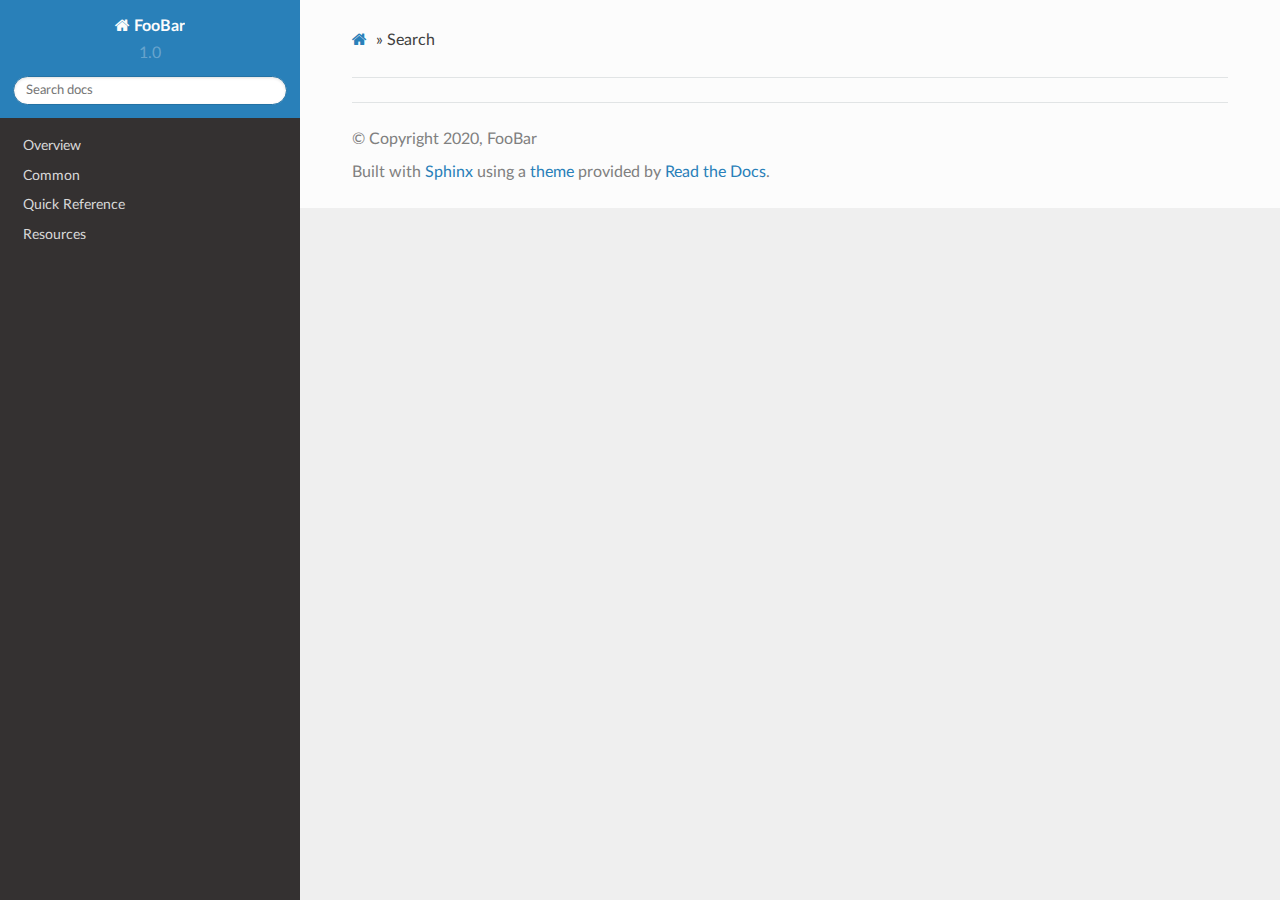
<file: docs/search.html>
<!DOCTYPE html>
<html class="writer-html5" lang="en" >
<head>
  <meta charset="utf-8">
  
  <meta name="viewport" content="width=device-width, initial-scale=1.0">
  
  <title>Search &mdash; FooBar 1.0 documentation</title>
  

  
  <link rel="stylesheet" href="_static/css/theme.css" type="text/css" />
  <link rel="stylesheet" href="_static/pygments.css" type="text/css" />
  <link rel="stylesheet" href="_static/layout-fixes.css" type="text/css" />

  
  
  
  

  
    
  <!--[if lt IE 9]>
    <script src="_static/js/html5shiv.min.js"></script>
  <![endif]-->
  
    
      <script type="text/javascript" id="documentation_options" data-url_root="./" src="_static/documentation_options.js"></script>
        <script src="_static/jquery.js"></script>
        <script src="_static/underscore.js"></script>
        <script src="_static/doctools.js"></script>
        <script src="_static/language_data.js"></script>
    
    <script type="text/javascript" src="_static/js/theme.js"></script>

    
    <script type="text/javascript" src="_static/searchtools.js"></script>
    <link rel="index" title="Index" href="genindex.html" />
    <link rel="search" title="Search" href="#" /> 
</head>

<body class="wy-body-for-nav">

   
  <div class="wy-grid-for-nav">
    
    <nav data-toggle="wy-nav-shift" class="wy-nav-side">
      <div class="wy-side-scroll">
        <div class="wy-side-nav-search" >
          

          
            <a href="index.html" class="icon icon-home" alt="Documentation Home"> FooBar
          

          
          </a>

          
            
            
              <div class="version">
                1.0
              </div>
            
          

          
<div role="search">
  <form id="rtd-search-form" class="wy-form" action="#" method="get">
    <input type="text" name="q" placeholder="Search docs" />
    <input type="hidden" name="check_keywords" value="yes" />
    <input type="hidden" name="area" value="default" />
  </form>
</div>

          
        </div>

        
        <div class="wy-menu wy-menu-vertical" data-spy="affix" role="navigation" aria-label="main navigation">
          
            
            
              
            
            
              <ul>
<li class="toctree-l1"><a class="reference internal" href="overview.html">Overview</a></li>
<li class="toctree-l1"><a class="reference internal" href="common.html">Common</a></li>
<li class="toctree-l1"><a class="reference internal" href="quick.html">Quick Reference</a></li>
<li class="toctree-l1"><a class="reference internal" href="resources/index.html">Resources</a></li>
</ul>

            
          
        </div>
        
      </div>
    </nav>

    <section data-toggle="wy-nav-shift" class="wy-nav-content-wrap">

      
      <nav class="wy-nav-top" aria-label="top navigation">
        
          <i data-toggle="wy-nav-top" class="fa fa-bars"></i>
          <a href="index.html">FooBar</a>
        
      </nav>


      <div class="wy-nav-content">
        
        <div class="rst-content">
        
          















<div role="navigation" aria-label="breadcrumbs navigation">

  <ul class="wy-breadcrumbs">
    
      <li><a href="index.html" class="icon icon-home"></a> &raquo;</li>
        
      <li>Search</li>
    
    
      <li class="wy-breadcrumbs-aside">
        
            
        
      </li>
    
  </ul>

  
  <hr/>
</div>
          <div role="main" class="document" itemscope="itemscope" itemtype="http://schema.org/Article">
           <div itemprop="articleBody">
            
  <noscript>
  <div id="fallback" class="admonition warning">
    <p class="last">
      Please activate JavaScript to enable the search functionality.
    </p>
  </div>
  </noscript>

  
  <div id="search-results">
  
  </div>

           </div>
           
          </div>
          <footer>
  

  <hr/>

  <div role="contentinfo">
    <p>
        
        &copy; Copyright 2020, FooBar

    </p>
  </div>
    
    
    
    Built with <a href="http://sphinx-doc.org/">Sphinx</a> using a
    
    <a href="https://github.com/rtfd/sphinx_rtd_theme">theme</a>
    
    provided by <a href="https://readthedocs.org">Read the Docs</a>. 

</footer>

        </div>
      </div>

    </section>

  </div>
  

  <script type="text/javascript">
      jQuery(function () {
          SphinxRtdTheme.Navigation.enable(true);
      });
  </script>

  
  
    
  
  <script type="text/javascript">
    jQuery(function() { Search.loadIndex("searchindex.js"); });
  </script>
  
  <script type="text/javascript" id="searchindexloader"></script>
   


</body>
</html>
</file>
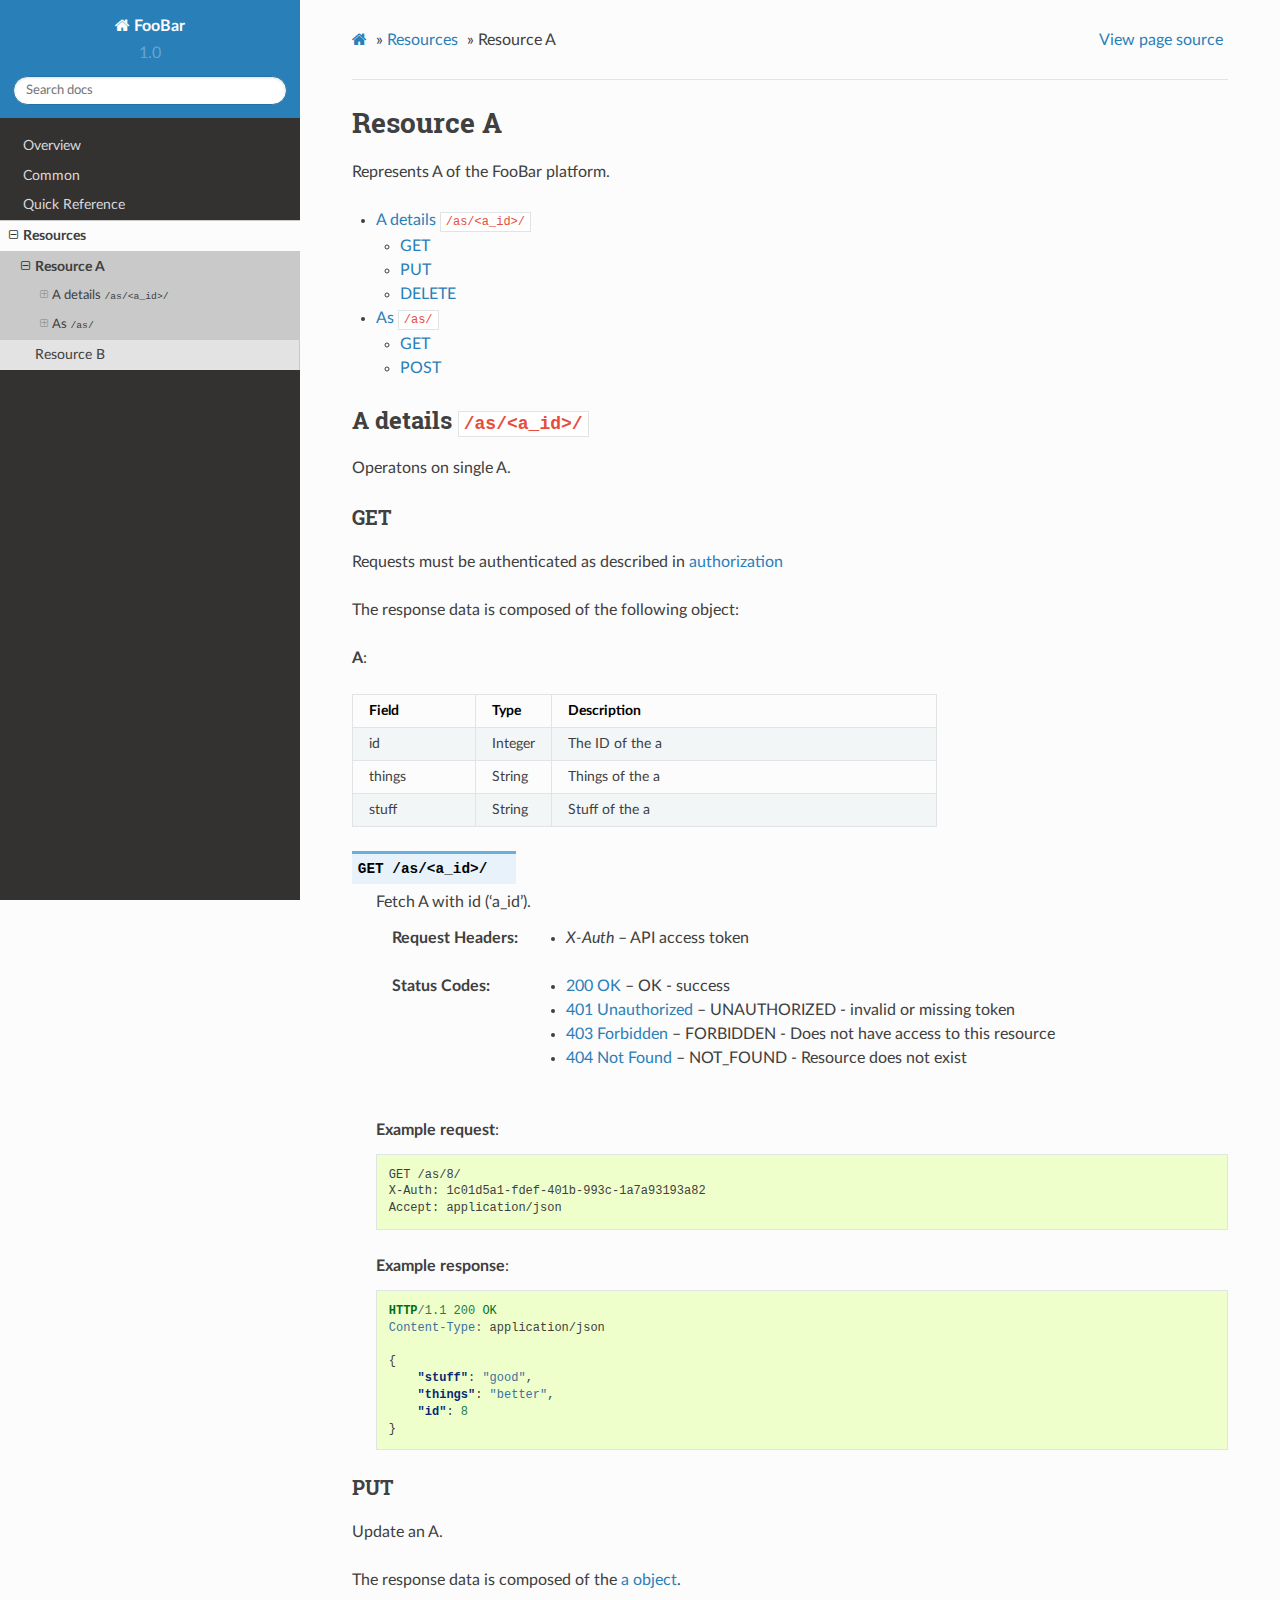
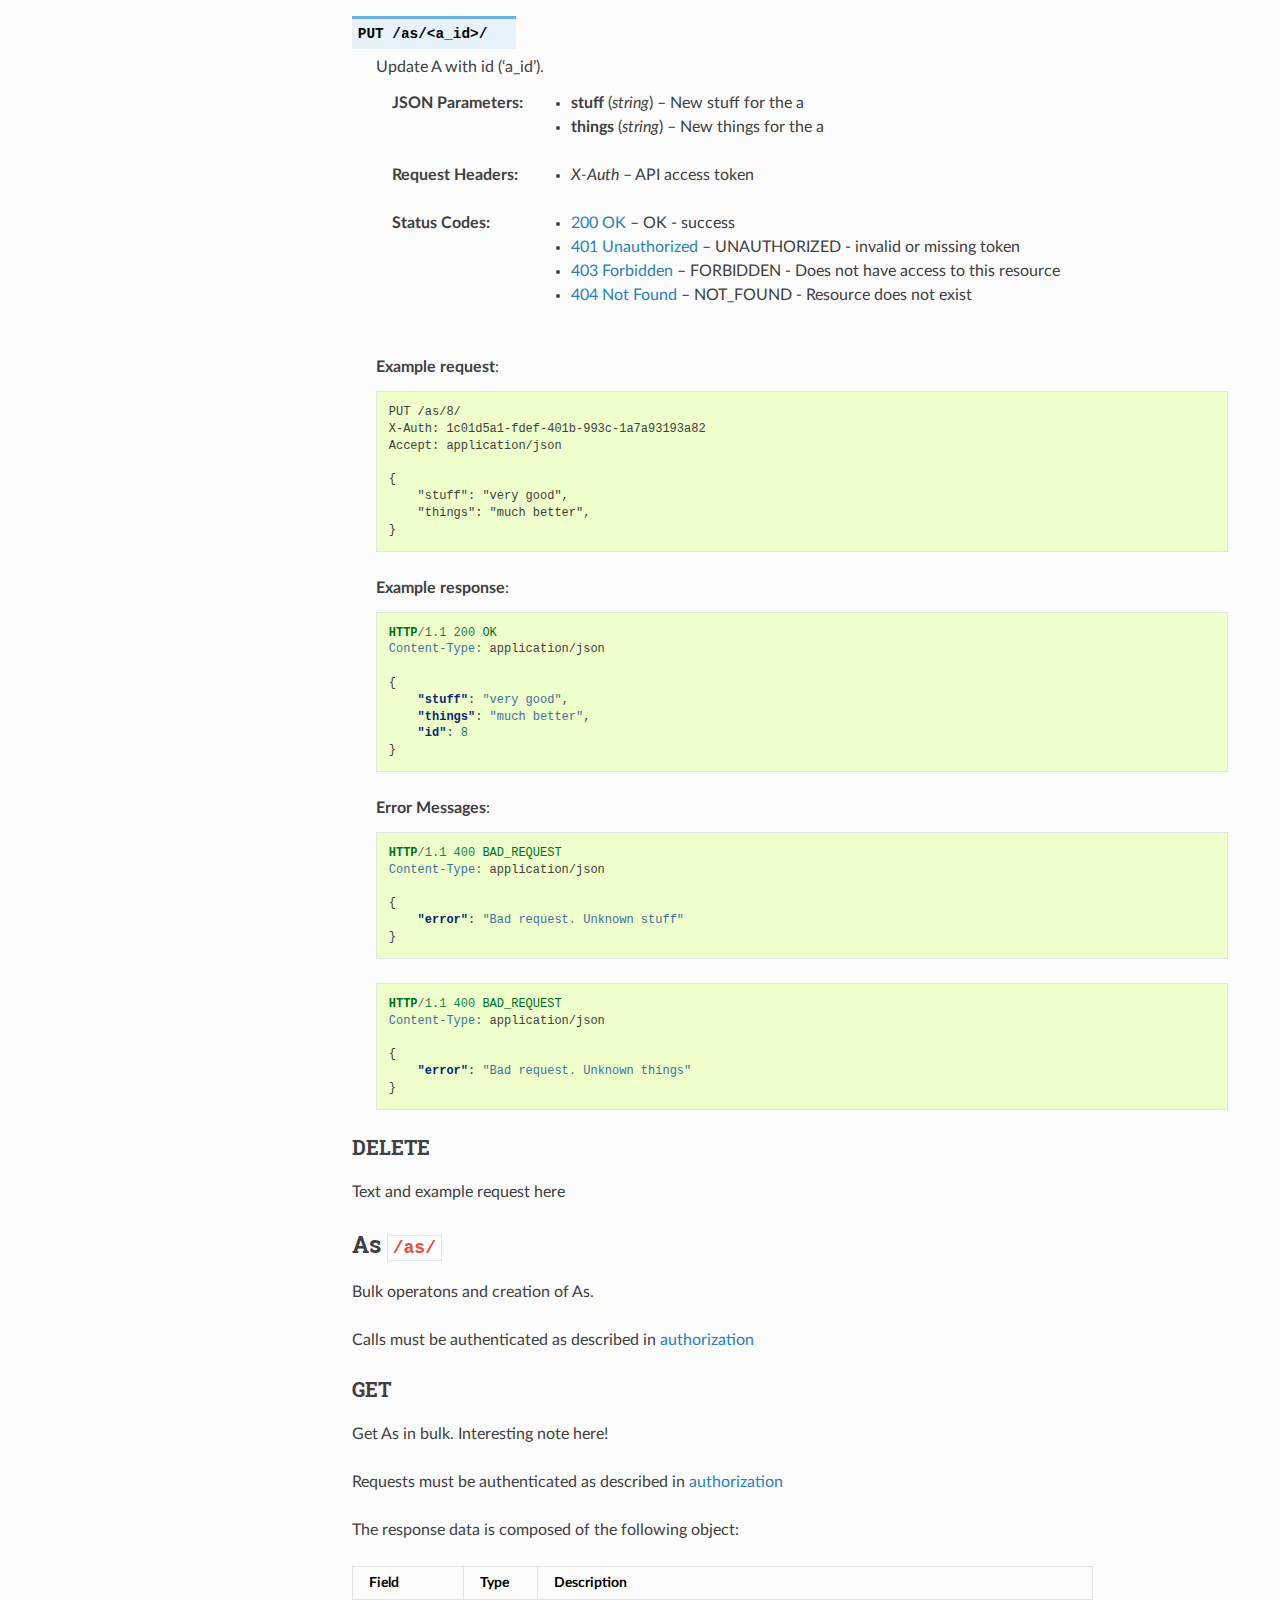
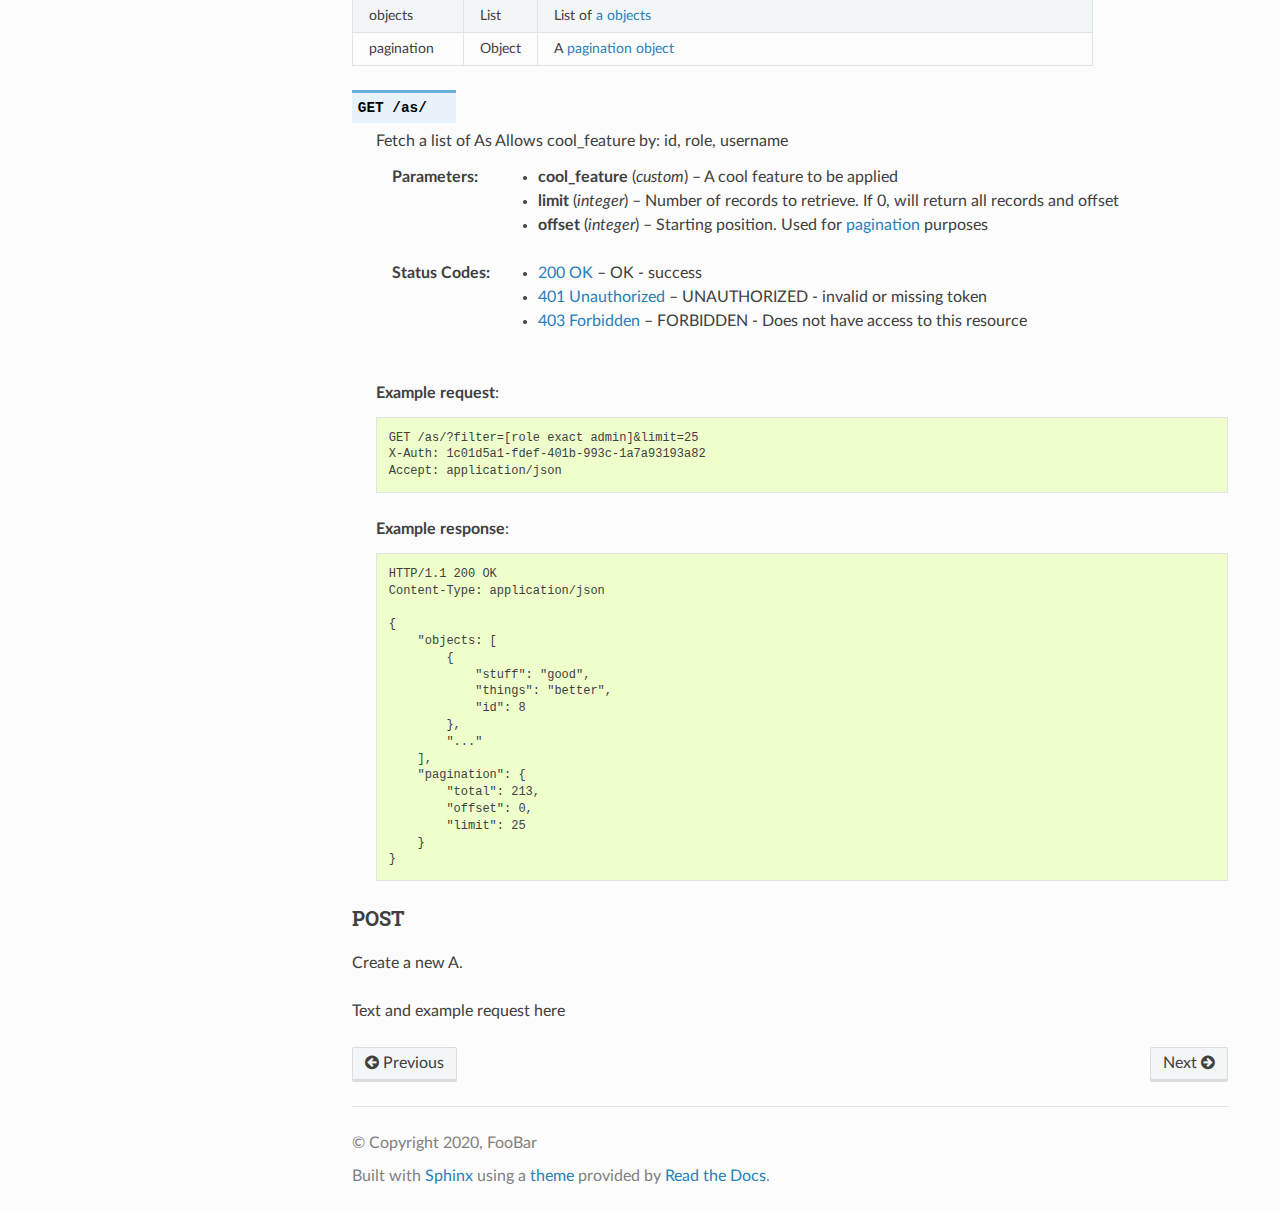
<file: docs/resources/a.html>
<!DOCTYPE html>
<html class="writer-html5" lang="en" >
<head>
  <meta charset="utf-8">
  
  <meta name="viewport" content="width=device-width, initial-scale=1.0">
  
  <title>Resource A &mdash; FooBar 1.0 documentation</title>
  

  
  <link rel="stylesheet" href="../_static/css/theme.css" type="text/css" />
  <link rel="stylesheet" href="../_static/pygments.css" type="text/css" />
  <link rel="stylesheet" href="../_static/layout-fixes.css" type="text/css" />

  
  
  
  

  
  <!--[if lt IE 9]>
    <script src="../_static/js/html5shiv.min.js"></script>
  <![endif]-->
  
    
      <script type="text/javascript" id="documentation_options" data-url_root="../" src="../_static/documentation_options.js"></script>
        <script src="../_static/jquery.js"></script>
        <script src="../_static/underscore.js"></script>
        <script src="../_static/doctools.js"></script>
        <script src="../_static/language_data.js"></script>
    
    <script type="text/javascript" src="../_static/js/theme.js"></script>

    
    <link rel="index" title="Index" href="../genindex.html" />
    <link rel="search" title="Search" href="../search.html" />
    <link rel="next" title="Resource B" href="b.html" />
    <link rel="prev" title="Resources" href="index.html" /> 
</head>

<body class="wy-body-for-nav">

   
  <div class="wy-grid-for-nav">
    
    <nav data-toggle="wy-nav-shift" class="wy-nav-side">
      <div class="wy-side-scroll">
        <div class="wy-side-nav-search" >
          

          
            <a href="../index.html" class="icon icon-home" alt="Documentation Home"> FooBar
          

          
          </a>

          
            
            
              <div class="version">
                1.0
              </div>
            
          

          
<div role="search">
  <form id="rtd-search-form" class="wy-form" action="../search.html" method="get">
    <input type="text" name="q" placeholder="Search docs" />
    <input type="hidden" name="check_keywords" value="yes" />
    <input type="hidden" name="area" value="default" />
  </form>
</div>

          
        </div>

        
        <div class="wy-menu wy-menu-vertical" data-spy="affix" role="navigation" aria-label="main navigation">
          
            
            
              
            
            
              <ul class="current">
<li class="toctree-l1"><a class="reference internal" href="../overview.html">Overview</a></li>
<li class="toctree-l1"><a class="reference internal" href="../common.html">Common</a></li>
<li class="toctree-l1"><a class="reference internal" href="../quick.html">Quick Reference</a></li>
<li class="toctree-l1 current"><a class="reference internal" href="index.html">Resources</a><ul class="current">
<li class="toctree-l2 current"><a class="current reference internal" href="#">Resource A</a><ul>
<li class="toctree-l3"><a class="reference internal" href="#a-details-as-a-id">A details <code class="docutils literal notranslate"><span class="pre">/as/&lt;a_id&gt;/</span></code></a><ul>
<li class="toctree-l4"><a class="reference internal" href="#get">GET</a></li>
<li class="toctree-l4"><a class="reference internal" href="#put">PUT</a></li>
<li class="toctree-l4"><a class="reference internal" href="#delete">DELETE</a></li>
</ul>
</li>
<li class="toctree-l3"><a class="reference internal" href="#as-as">As <code class="docutils literal notranslate"><span class="pre">/as/</span></code></a><ul>
<li class="toctree-l4"><a class="reference internal" href="#id1">GET</a></li>
<li class="toctree-l4"><a class="reference internal" href="#post">POST</a></li>
</ul>
</li>
</ul>
</li>
<li class="toctree-l2"><a class="reference internal" href="b.html">Resource B</a></li>
</ul>
</li>
</ul>

            
          
        </div>
        
      </div>
    </nav>

    <section data-toggle="wy-nav-shift" class="wy-nav-content-wrap">

      
      <nav class="wy-nav-top" aria-label="top navigation">
        
          <i data-toggle="wy-nav-top" class="fa fa-bars"></i>
          <a href="../index.html">FooBar</a>
        
      </nav>


      <div class="wy-nav-content">
        
        <div class="rst-content">
        
          















<div role="navigation" aria-label="breadcrumbs navigation">

  <ul class="wy-breadcrumbs">
    
      <li><a href="../index.html" class="icon icon-home"></a> &raquo;</li>
        
          <li><a href="index.html">Resources</a> &raquo;</li>
        
      <li>Resource A</li>
    
    
      <li class="wy-breadcrumbs-aside">
        
            
            <a href="../_sources/resources/a.rst.txt" rel="nofollow"> View page source</a>
          
        
      </li>
    
  </ul>

  
  <hr/>
</div>
          <div role="main" class="document" itemscope="itemscope" itemtype="http://schema.org/Article">
           <div itemprop="articleBody">
            
  <div class="section" id="resource-a">
<span id="reference-as"></span><h1>Resource A<a class="headerlink" href="#resource-a" title="Permalink to this headline">¶</a></h1>
<p>Represents A of the FooBar platform.</p>
<div class="contents local topic" id="contents">
<ul class="simple">
<li><p><a class="reference internal" href="#a-details-as-a-id" id="id2">A details <code class="docutils literal notranslate"><span class="pre">/as/&lt;a_id&gt;/</span></code></a></p>
<ul>
<li><p><a class="reference internal" href="#get" id="id3">GET</a></p></li>
<li><p><a class="reference internal" href="#put" id="id4">PUT</a></p></li>
<li><p><a class="reference internal" href="#delete" id="id5">DELETE</a></p></li>
</ul>
</li>
<li><p><a class="reference internal" href="#as-as" id="id6">As <code class="docutils literal notranslate"><span class="pre">/as/</span></code></a></p>
<ul>
<li><p><a class="reference internal" href="#id1" id="id7">GET</a></p></li>
<li><p><a class="reference internal" href="#post" id="id8">POST</a></p></li>
</ul>
</li>
</ul>
</div>
<div class="section" id="a-details-as-a-id">
<h2><a class="toc-backref" href="#id2">A details <code class="docutils literal notranslate"><span class="pre">/as/&lt;a_id&gt;/</span></code></a><a class="headerlink" href="#a-details-as-a-id" title="Permalink to this headline">¶</a></h2>
<p>Operatons on single A.</p>
<div class="section" id="get">
<h3><a class="toc-backref" href="#id3">GET</a><a class="headerlink" href="#get" title="Permalink to this headline">¶</a></h3>
<p>Requests must be authenticated as described in <a class="reference internal" href="../overview.html#overview-authentication"><span class="std std-ref">authorization</span></a></p>
<p>The response data is composed of the following object:</p>
<p id="reference-a-object"><strong>A</strong>:</p>
<table class="docutils align-default">
<colgroup>
<col style="width: 21%" />
<col style="width: 13%" />
<col style="width: 66%" />
</colgroup>
<thead>
<tr class="row-odd"><th class="head"><p>Field</p></th>
<th class="head"><p>Type</p></th>
<th class="head"><p>Description</p></th>
</tr>
</thead>
<tbody>
<tr class="row-even"><td><p>id</p></td>
<td><p>Integer</p></td>
<td><p>The ID of the a</p></td>
</tr>
<tr class="row-odd"><td><p>things</p></td>
<td><p>String</p></td>
<td><p>Things of the a</p></td>
</tr>
<tr class="row-even"><td><p>stuff</p></td>
<td><p>String</p></td>
<td><p>Stuff of the a</p></td>
</tr>
</tbody>
</table>
<dl class="http get">
<dt id="get--as--a_id--">
<code class="sig-name descname">GET </code><code class="sig-name descname">/as/&lt;a_id&gt;/</code><a class="headerlink" href="#get--as--a_id--" title="Permalink to this definition">¶</a></dt>
<dd><p>Fetch A with id (‘a_id’).</p>
<dl class="field-list simple">
<dt class="field-odd">Request Headers</dt>
<dd class="field-odd"><ul class="simple">
<li><p><em>X-Auth</em> – API access token</p></li>
</ul>
</dd>
<dt class="field-even">Status Codes</dt>
<dd class="field-even"><ul class="simple">
<li><p><a class="reference external" href="http://www.w3.org/Protocols/rfc2616/rfc2616-sec10.html#sec10.2.1">200 OK</a> – OK - success</p></li>
<li><p><a class="reference external" href="http://www.w3.org/Protocols/rfc2616/rfc2616-sec10.html#sec10.4.2">401 Unauthorized</a> – UNAUTHORIZED - invalid or missing token</p></li>
<li><p><a class="reference external" href="http://www.w3.org/Protocols/rfc2616/rfc2616-sec10.html#sec10.4.4">403 Forbidden</a> – FORBIDDEN - Does not have access to this resource</p></li>
<li><p><a class="reference external" href="http://www.w3.org/Protocols/rfc2616/rfc2616-sec10.html#sec10.4.5">404 Not Found</a> – NOT_FOUND - Resource does not exist</p></li>
</ul>
</dd>
</dl>
<p><strong>Example request</strong>:</p>
<div class="highlight-http notranslate"><div class="highlight"><pre><span></span>GET /as/8/
X-Auth: 1c01d5a1-fdef-401b-993c-1a7a93193a82
Accept: application/json
</pre></div>
</div>
<p><strong>Example response</strong>:</p>
<div class="highlight-http notranslate"><div class="highlight"><pre><span></span><span class="kr">HTTP</span><span class="o">/</span><span class="m">1.1</span> <span class="m">200</span> <span class="ne">OK</span>
<span class="na">Content-Type</span><span class="o">:</span> <span class="l">application/json</span>

<span class="p">{</span>
    <span class="nt">&quot;stuff&quot;</span><span class="p">:</span> <span class="s2">&quot;good&quot;</span><span class="p">,</span>
    <span class="nt">&quot;things&quot;</span><span class="p">:</span> <span class="s2">&quot;better&quot;</span><span class="p">,</span>
    <span class="nt">&quot;id&quot;</span><span class="p">:</span> <span class="mi">8</span>
<span class="p">}</span>
</pre></div>
</div>
</dd></dl>

</div>
<div class="section" id="put">
<h3><a class="toc-backref" href="#id4">PUT</a><a class="headerlink" href="#put" title="Permalink to this headline">¶</a></h3>
<p>Update an A.</p>
<p>The response data is composed of the <a class="reference internal" href="#reference-a-object"><span class="std std-ref">a object</span></a>.</p>
<dl class="http put">
<dt id="put--as--a_id--">
<code class="sig-name descname">PUT </code><code class="sig-name descname">/as/&lt;a_id&gt;/</code><a class="headerlink" href="#put--as--a_id--" title="Permalink to this definition">¶</a></dt>
<dd><p>Update A with id (‘a_id’).</p>
<dl class="field-list simple">
<dt class="field-odd">JSON Parameters</dt>
<dd class="field-odd"><ul class="simple">
<li><p><strong>stuff</strong> (<em>string</em>) – New stuff for the a</p></li>
<li><p><strong>things</strong> (<em>string</em>) – New things for the a</p></li>
</ul>
</dd>
<dt class="field-even">Request Headers</dt>
<dd class="field-even"><ul class="simple">
<li><p><em>X-Auth</em> – API access token</p></li>
</ul>
</dd>
<dt class="field-odd">Status Codes</dt>
<dd class="field-odd"><ul class="simple">
<li><p><a class="reference external" href="http://www.w3.org/Protocols/rfc2616/rfc2616-sec10.html#sec10.2.1">200 OK</a> – OK - success</p></li>
<li><p><a class="reference external" href="http://www.w3.org/Protocols/rfc2616/rfc2616-sec10.html#sec10.4.2">401 Unauthorized</a> – UNAUTHORIZED - invalid or missing token</p></li>
<li><p><a class="reference external" href="http://www.w3.org/Protocols/rfc2616/rfc2616-sec10.html#sec10.4.4">403 Forbidden</a> – FORBIDDEN - Does not have access to this resource</p></li>
<li><p><a class="reference external" href="http://www.w3.org/Protocols/rfc2616/rfc2616-sec10.html#sec10.4.5">404 Not Found</a> – NOT_FOUND - Resource does not exist</p></li>
</ul>
</dd>
</dl>
<p><strong>Example request</strong>:</p>
<div class="highlight-http notranslate"><div class="highlight"><pre><span></span>PUT /as/8/
X-Auth: 1c01d5a1-fdef-401b-993c-1a7a93193a82
Accept: application/json

{
    &quot;stuff&quot;: &quot;very good&quot;,
    &quot;things&quot;: &quot;much better&quot;,
}
</pre></div>
</div>
<p><strong>Example response</strong>:</p>
<div class="highlight-http notranslate"><div class="highlight"><pre><span></span><span class="kr">HTTP</span><span class="o">/</span><span class="m">1.1</span> <span class="m">200</span> <span class="ne">OK</span>
<span class="na">Content-Type</span><span class="o">:</span> <span class="l">application/json</span>

<span class="p">{</span>
    <span class="nt">&quot;stuff&quot;</span><span class="p">:</span> <span class="s2">&quot;very good&quot;</span><span class="p">,</span>
    <span class="nt">&quot;things&quot;</span><span class="p">:</span> <span class="s2">&quot;much better&quot;</span><span class="p">,</span>
    <span class="nt">&quot;id&quot;</span><span class="p">:</span> <span class="mi">8</span>
<span class="p">}</span>
</pre></div>
</div>
<p><strong>Error Messages</strong>:</p>
<div class="highlight-http notranslate"><div class="highlight"><pre><span></span><span class="kr">HTTP</span><span class="o">/</span><span class="m">1.1</span> <span class="m">400</span> <span class="ne">BAD_REQUEST</span>
<span class="na">Content-Type</span><span class="o">:</span> <span class="l">application/json</span>

<span class="p">{</span>
    <span class="nt">&quot;error&quot;</span><span class="p">:</span> <span class="s2">&quot;Bad request. Unknown stuff&quot;</span>
<span class="p">}</span>
</pre></div>
</div>
<div class="highlight-http notranslate"><div class="highlight"><pre><span></span><span class="kr">HTTP</span><span class="o">/</span><span class="m">1.1</span> <span class="m">400</span> <span class="ne">BAD_REQUEST</span>
<span class="na">Content-Type</span><span class="o">:</span> <span class="l">application/json</span>

<span class="p">{</span>
    <span class="nt">&quot;error&quot;</span><span class="p">:</span> <span class="s2">&quot;Bad request. Unknown things&quot;</span>
<span class="p">}</span>
</pre></div>
</div>
</dd></dl>

</div>
<div class="section" id="delete">
<h3><a class="toc-backref" href="#id5">DELETE</a><a class="headerlink" href="#delete" title="Permalink to this headline">¶</a></h3>
<p>Text and example request here</p>
</div>
</div>
<div class="section" id="as-as">
<h2><a class="toc-backref" href="#id6">As <code class="docutils literal notranslate"><span class="pre">/as/</span></code></a><a class="headerlink" href="#as-as" title="Permalink to this headline">¶</a></h2>
<p>Bulk operatons and creation of As.</p>
<p>Calls must be authenticated as described in <a class="reference internal" href="../overview.html#overview-authentication"><span class="std std-ref">authorization</span></a></p>
<div class="section" id="id1">
<h3><a class="toc-backref" href="#id7">GET</a><a class="headerlink" href="#id1" title="Permalink to this headline">¶</a></h3>
<p>Get As in bulk. Interesting note here!</p>
<p>Requests must be authenticated as described in <a class="reference internal" href="../overview.html#overview-authentication"><span class="std std-ref">authorization</span></a></p>
<p>The response data is composed of the following object:</p>
<table class="docutils align-default">
<colgroup>
<col style="width: 15%" />
<col style="width: 10%" />
<col style="width: 75%" />
</colgroup>
<thead>
<tr class="row-odd"><th class="head"><p>Field</p></th>
<th class="head"><p>Type</p></th>
<th class="head"><p>Description</p></th>
</tr>
</thead>
<tbody>
<tr class="row-even"><td><p>objects</p></td>
<td><p>List</p></td>
<td><p>List of <a class="reference internal" href="#reference-a-object"><span class="std std-ref">a objects</span></a></p></td>
</tr>
<tr class="row-odd"><td><p>pagination</p></td>
<td><p>Object</p></td>
<td><p>A <a class="reference internal" href="../common.html#reference-pagination-object"><span class="std std-ref">pagination object</span></a></p></td>
</tr>
</tbody>
</table>
<dl class="http get">
<dt id="get--as-">
<code class="sig-name descname">GET </code><code class="sig-name descname">/as/</code><a class="headerlink" href="#get--as-" title="Permalink to this definition">¶</a></dt>
<dd><p>Fetch a list of As
Allows cool_feature by: id, role, username</p>
<dl class="field-list simple">
<dt class="field-odd">Parameters</dt>
<dd class="field-odd"><ul class="simple">
<li><p><strong>cool_feature</strong> (<em>custom</em>) – A <span class="xref std std-ref">cool feature</span> to be applied</p></li>
<li><p><strong>limit</strong> (<em>integer</em>) – Number of records to retrieve. If 0, will return all records and offset</p></li>
<li><p><strong>offset</strong> (<em>integer</em>) – Starting position. Used for <a class="reference internal" href="../common.html#reference-pagination"><span class="std std-ref">pagination</span></a> purposes</p></li>
</ul>
</dd>
<dt class="field-even">Status Codes</dt>
<dd class="field-even"><ul class="simple">
<li><p><a class="reference external" href="http://www.w3.org/Protocols/rfc2616/rfc2616-sec10.html#sec10.2.1">200 OK</a> – OK - success</p></li>
<li><p><a class="reference external" href="http://www.w3.org/Protocols/rfc2616/rfc2616-sec10.html#sec10.4.2">401 Unauthorized</a> – UNAUTHORIZED - invalid or missing token</p></li>
<li><p><a class="reference external" href="http://www.w3.org/Protocols/rfc2616/rfc2616-sec10.html#sec10.4.4">403 Forbidden</a> – FORBIDDEN - Does not have access to this resource</p></li>
</ul>
</dd>
</dl>
<p><strong>Example request</strong>:</p>
<div class="highlight-http notranslate"><div class="highlight"><pre><span></span>GET /as/?filter=[role exact admin]&amp;limit=25
X-Auth: 1c01d5a1-fdef-401b-993c-1a7a93193a82
Accept: application/json
</pre></div>
</div>
<p><strong>Example response</strong>:</p>
<div class="highlight-http notranslate"><div class="highlight"><pre><span></span>HTTP/1.1 200 OK
Content-Type: application/json

{
    &quot;objects: [
        {
            &quot;stuff&quot;: &quot;good&quot;,
            &quot;things&quot;: &quot;better&quot;,
            &quot;id&quot;: 8
        },
        &quot;...&quot;
    ],
    &quot;pagination&quot;: {
        &quot;total&quot;: 213,
        &quot;offset&quot;: 0,
        &quot;limit&quot;: 25
    }
}
</pre></div>
</div>
</dd></dl>

</div>
<div class="section" id="post">
<h3><a class="toc-backref" href="#id8">POST</a><a class="headerlink" href="#post" title="Permalink to this headline">¶</a></h3>
<p>Create a new A.</p>
<p>Text and example request here</p>
</div>
</div>
</div>


           </div>
           
          </div>
          <footer>
  
    <div class="rst-footer-buttons" role="navigation" aria-label="footer navigation">
      
        <a href="b.html" class="btn btn-neutral float-right" title="Resource B" accesskey="n" rel="next">Next <span class="fa fa-arrow-circle-right"></span></a>
      
      
        <a href="index.html" class="btn btn-neutral float-left" title="Resources" accesskey="p" rel="prev"><span class="fa fa-arrow-circle-left"></span> Previous</a>
      
    </div>
  

  <hr/>

  <div role="contentinfo">
    <p>
        
        &copy; Copyright 2020, FooBar

    </p>
  </div>
    
    
    
    Built with <a href="http://sphinx-doc.org/">Sphinx</a> using a
    
    <a href="https://github.com/rtfd/sphinx_rtd_theme">theme</a>
    
    provided by <a href="https://readthedocs.org">Read the Docs</a>. 

</footer>

        </div>
      </div>

    </section>

  </div>
  

  <script type="text/javascript">
      jQuery(function () {
          SphinxRtdTheme.Navigation.enable(true);
      });
  </script>

  
  
    
   

</body>
</html>
</file>
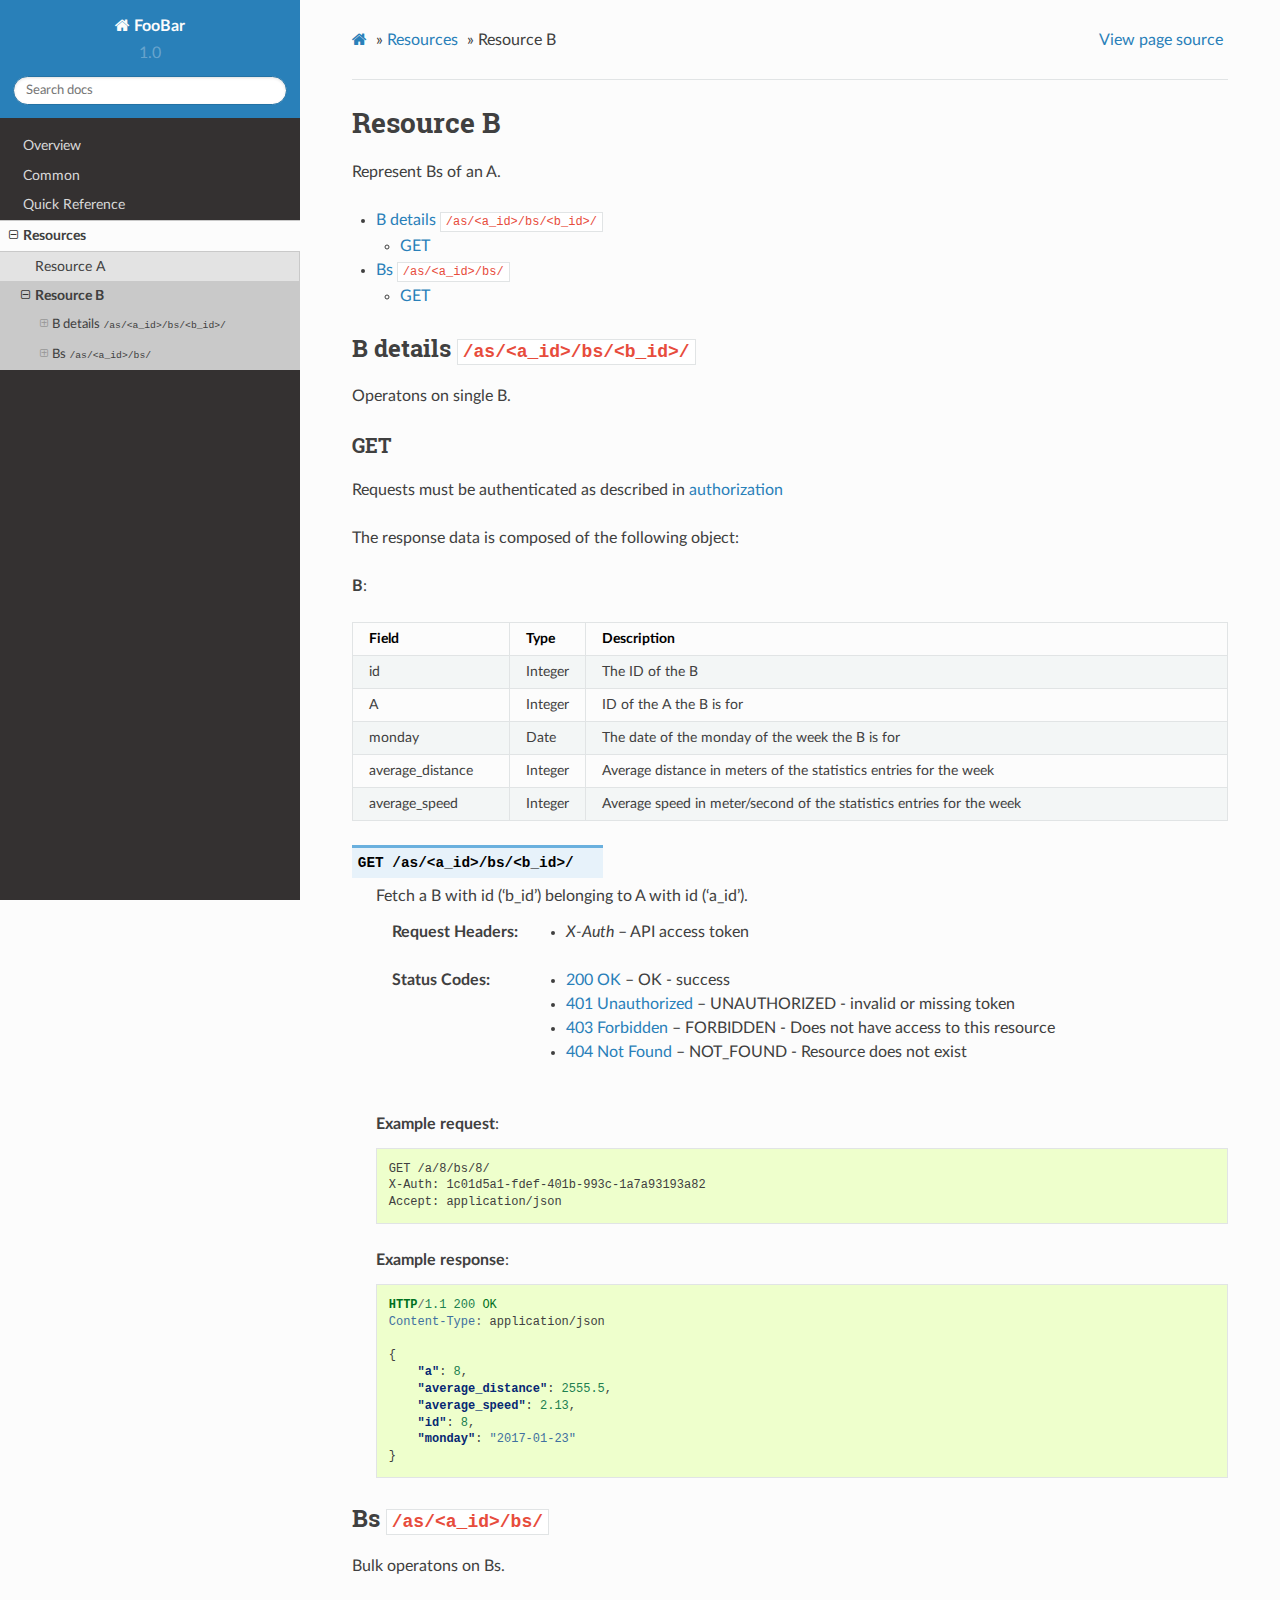
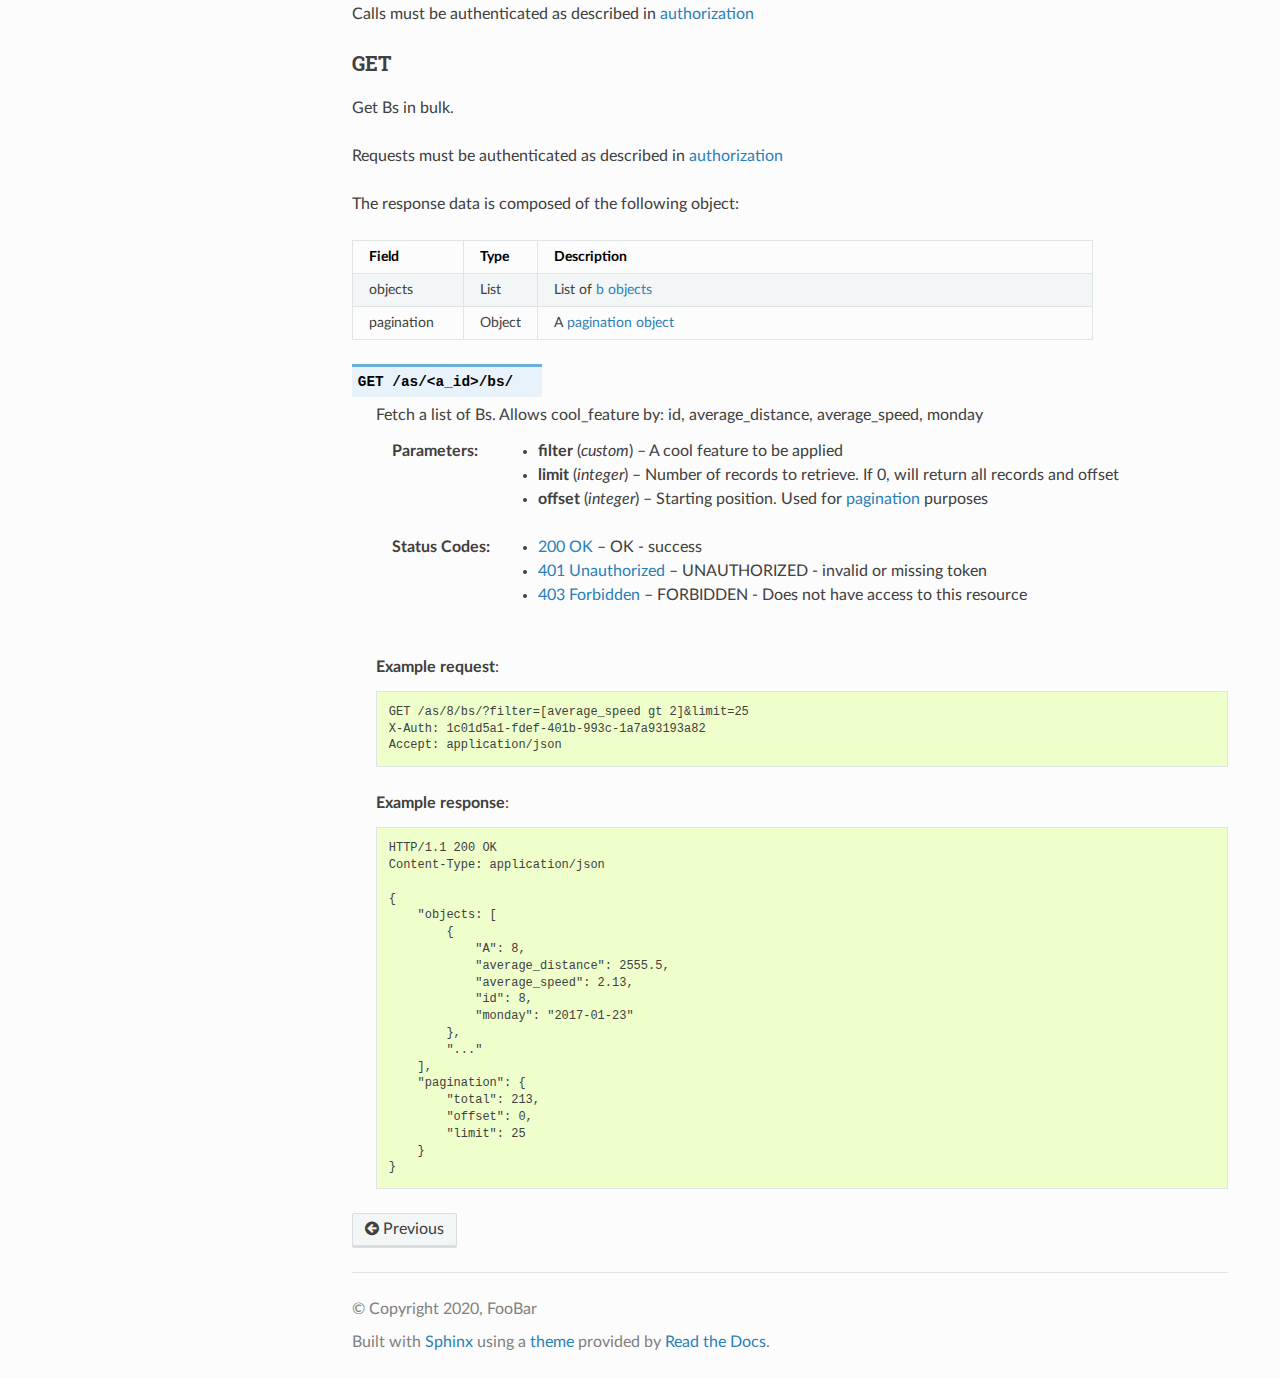
<file: docs/resources/b.html>
<!DOCTYPE html>
<html class="writer-html5" lang="en" >
<head>
  <meta charset="utf-8">
  
  <meta name="viewport" content="width=device-width, initial-scale=1.0">
  
  <title>Resource B &mdash; FooBar 1.0 documentation</title>
  

  
  <link rel="stylesheet" href="../_static/css/theme.css" type="text/css" />
  <link rel="stylesheet" href="../_static/pygments.css" type="text/css" />
  <link rel="stylesheet" href="../_static/layout-fixes.css" type="text/css" />

  
  
  
  

  
  <!--[if lt IE 9]>
    <script src="../_static/js/html5shiv.min.js"></script>
  <![endif]-->
  
    
      <script type="text/javascript" id="documentation_options" data-url_root="../" src="../_static/documentation_options.js"></script>
        <script src="../_static/jquery.js"></script>
        <script src="../_static/underscore.js"></script>
        <script src="../_static/doctools.js"></script>
        <script src="../_static/language_data.js"></script>
    
    <script type="text/javascript" src="../_static/js/theme.js"></script>

    
    <link rel="index" title="Index" href="../genindex.html" />
    <link rel="search" title="Search" href="../search.html" />
    <link rel="prev" title="Resource A" href="a.html" /> 
</head>

<body class="wy-body-for-nav">

   
  <div class="wy-grid-for-nav">
    
    <nav data-toggle="wy-nav-shift" class="wy-nav-side">
      <div class="wy-side-scroll">
        <div class="wy-side-nav-search" >
          

          
            <a href="../index.html" class="icon icon-home" alt="Documentation Home"> FooBar
          

          
          </a>

          
            
            
              <div class="version">
                1.0
              </div>
            
          

          
<div role="search">
  <form id="rtd-search-form" class="wy-form" action="../search.html" method="get">
    <input type="text" name="q" placeholder="Search docs" />
    <input type="hidden" name="check_keywords" value="yes" />
    <input type="hidden" name="area" value="default" />
  </form>
</div>

          
        </div>

        
        <div class="wy-menu wy-menu-vertical" data-spy="affix" role="navigation" aria-label="main navigation">
          
            
            
              
            
            
              <ul class="current">
<li class="toctree-l1"><a class="reference internal" href="../overview.html">Overview</a></li>
<li class="toctree-l1"><a class="reference internal" href="../common.html">Common</a></li>
<li class="toctree-l1"><a class="reference internal" href="../quick.html">Quick Reference</a></li>
<li class="toctree-l1 current"><a class="reference internal" href="index.html">Resources</a><ul class="current">
<li class="toctree-l2"><a class="reference internal" href="a.html">Resource A</a></li>
<li class="toctree-l2 current"><a class="current reference internal" href="#">Resource B</a><ul>
<li class="toctree-l3"><a class="reference internal" href="#b-details-as-a-id-bs-b-id">B details <code class="docutils literal notranslate"><span class="pre">/as/&lt;a_id&gt;/bs/&lt;b_id&gt;/</span></code></a><ul>
<li class="toctree-l4"><a class="reference internal" href="#get">GET</a></li>
</ul>
</li>
<li class="toctree-l3"><a class="reference internal" href="#bs-as-a-id-bs">Bs <code class="docutils literal notranslate"><span class="pre">/as/&lt;a_id&gt;/bs/</span></code></a><ul>
<li class="toctree-l4"><a class="reference internal" href="#id1">GET</a></li>
</ul>
</li>
</ul>
</li>
</ul>
</li>
</ul>

            
          
        </div>
        
      </div>
    </nav>

    <section data-toggle="wy-nav-shift" class="wy-nav-content-wrap">

      
      <nav class="wy-nav-top" aria-label="top navigation">
        
          <i data-toggle="wy-nav-top" class="fa fa-bars"></i>
          <a href="../index.html">FooBar</a>
        
      </nav>


      <div class="wy-nav-content">
        
        <div class="rst-content">
        
          















<div role="navigation" aria-label="breadcrumbs navigation">

  <ul class="wy-breadcrumbs">
    
      <li><a href="../index.html" class="icon icon-home"></a> &raquo;</li>
        
          <li><a href="index.html">Resources</a> &raquo;</li>
        
      <li>Resource B</li>
    
    
      <li class="wy-breadcrumbs-aside">
        
            
            <a href="../_sources/resources/b.rst.txt" rel="nofollow"> View page source</a>
          
        
      </li>
    
  </ul>

  
  <hr/>
</div>
          <div role="main" class="document" itemscope="itemscope" itemtype="http://schema.org/Article">
           <div itemprop="articleBody">
            
  <div class="section" id="resource-b">
<span id="reference-bs"></span><h1>Resource B<a class="headerlink" href="#resource-b" title="Permalink to this headline">¶</a></h1>
<p>Represent Bs of an A.</p>
<div class="contents local topic" id="contents">
<ul class="simple">
<li><p><a class="reference internal" href="#b-details-as-a-id-bs-b-id" id="id2">B details <code class="docutils literal notranslate"><span class="pre">/as/&lt;a_id&gt;/bs/&lt;b_id&gt;/</span></code></a></p>
<ul>
<li><p><a class="reference internal" href="#get" id="id3">GET</a></p></li>
</ul>
</li>
<li><p><a class="reference internal" href="#bs-as-a-id-bs" id="id4">Bs <code class="docutils literal notranslate"><span class="pre">/as/&lt;a_id&gt;/bs/</span></code></a></p>
<ul>
<li><p><a class="reference internal" href="#id1" id="id5">GET</a></p></li>
</ul>
</li>
</ul>
</div>
<div class="section" id="b-details-as-a-id-bs-b-id">
<h2><a class="toc-backref" href="#id2">B details <code class="docutils literal notranslate"><span class="pre">/as/&lt;a_id&gt;/bs/&lt;b_id&gt;/</span></code></a><a class="headerlink" href="#b-details-as-a-id-bs-b-id" title="Permalink to this headline">¶</a></h2>
<p>Operatons on single B.</p>
<div class="section" id="get">
<h3><a class="toc-backref" href="#id3">GET</a><a class="headerlink" href="#get" title="Permalink to this headline">¶</a></h3>
<p>Requests must be authenticated as described in <a class="reference internal" href="../overview.html#overview-authentication"><span class="std std-ref">authorization</span></a></p>
<p>The response data is composed of the following object:</p>
<p id="reference-b-object"><strong>B</strong>:</p>
<table class="docutils align-default">
<colgroup>
<col style="width: 18%" />
<col style="width: 8%" />
<col style="width: 75%" />
</colgroup>
<thead>
<tr class="row-odd"><th class="head"><p>Field</p></th>
<th class="head"><p>Type</p></th>
<th class="head"><p>Description</p></th>
</tr>
</thead>
<tbody>
<tr class="row-even"><td><p>id</p></td>
<td><p>Integer</p></td>
<td><p>The ID of the B</p></td>
</tr>
<tr class="row-odd"><td><p>A</p></td>
<td><p>Integer</p></td>
<td><p>ID of the A the B is for</p></td>
</tr>
<tr class="row-even"><td><p>monday</p></td>
<td><p>Date</p></td>
<td><p>The date of the monday of the week the B is for</p></td>
</tr>
<tr class="row-odd"><td><p>average_distance</p></td>
<td><p>Integer</p></td>
<td><p>Average distance in meters of the statistics entries for the week</p></td>
</tr>
<tr class="row-even"><td><p>average_speed</p></td>
<td><p>Integer</p></td>
<td><p>Average speed in meter/second of the statistics entries for the week</p></td>
</tr>
</tbody>
</table>
<dl class="http get">
<dt id="get--as--a_id--bs--b_id--">
<code class="sig-name descname">GET </code><code class="sig-name descname">/as/&lt;a_id&gt;/bs/&lt;b_id&gt;/</code><a class="headerlink" href="#get--as--a_id--bs--b_id--" title="Permalink to this definition">¶</a></dt>
<dd><p>Fetch a B with id (‘b_id’) belonging to A with id (‘a_id’).</p>
<dl class="field-list simple">
<dt class="field-odd">Request Headers</dt>
<dd class="field-odd"><ul class="simple">
<li><p><em>X-Auth</em> – API access token</p></li>
</ul>
</dd>
<dt class="field-even">Status Codes</dt>
<dd class="field-even"><ul class="simple">
<li><p><a class="reference external" href="http://www.w3.org/Protocols/rfc2616/rfc2616-sec10.html#sec10.2.1">200 OK</a> – OK - success</p></li>
<li><p><a class="reference external" href="http://www.w3.org/Protocols/rfc2616/rfc2616-sec10.html#sec10.4.2">401 Unauthorized</a> – UNAUTHORIZED - invalid or missing token</p></li>
<li><p><a class="reference external" href="http://www.w3.org/Protocols/rfc2616/rfc2616-sec10.html#sec10.4.4">403 Forbidden</a> – FORBIDDEN - Does not have access to this resource</p></li>
<li><p><a class="reference external" href="http://www.w3.org/Protocols/rfc2616/rfc2616-sec10.html#sec10.4.5">404 Not Found</a> – NOT_FOUND - Resource does not exist</p></li>
</ul>
</dd>
</dl>
<p><strong>Example request</strong>:</p>
<div class="highlight-http notranslate"><div class="highlight"><pre><span></span>GET /a/8/bs/8/
X-Auth: 1c01d5a1-fdef-401b-993c-1a7a93193a82
Accept: application/json
</pre></div>
</div>
<p><strong>Example response</strong>:</p>
<div class="highlight-http notranslate"><div class="highlight"><pre><span></span><span class="kr">HTTP</span><span class="o">/</span><span class="m">1.1</span> <span class="m">200</span> <span class="ne">OK</span>
<span class="na">Content-Type</span><span class="o">:</span> <span class="l">application/json</span>

<span class="p">{</span>
    <span class="nt">&quot;a&quot;</span><span class="p">:</span> <span class="mi">8</span><span class="p">,</span>
    <span class="nt">&quot;average_distance&quot;</span><span class="p">:</span> <span class="mf">2555.5</span><span class="p">,</span>
    <span class="nt">&quot;average_speed&quot;</span><span class="p">:</span> <span class="mf">2.13</span><span class="p">,</span>
    <span class="nt">&quot;id&quot;</span><span class="p">:</span> <span class="mi">8</span><span class="p">,</span>
    <span class="nt">&quot;monday&quot;</span><span class="p">:</span> <span class="s2">&quot;2017-01-23&quot;</span>
<span class="p">}</span>
</pre></div>
</div>
</dd></dl>

</div>
</div>
<div class="section" id="bs-as-a-id-bs">
<h2><a class="toc-backref" href="#id4">Bs <code class="docutils literal notranslate"><span class="pre">/as/&lt;a_id&gt;/bs/</span></code></a><a class="headerlink" href="#bs-as-a-id-bs" title="Permalink to this headline">¶</a></h2>
<p>Bulk operatons on Bs.</p>
<p>Calls must be authenticated as described in <a class="reference internal" href="../overview.html#overview-authentication"><span class="std std-ref">authorization</span></a></p>
<div class="section" id="id1">
<h3><a class="toc-backref" href="#id5">GET</a><a class="headerlink" href="#id1" title="Permalink to this headline">¶</a></h3>
<p>Get Bs in bulk.</p>
<p>Requests must be authenticated as described in <a class="reference internal" href="../overview.html#overview-authentication"><span class="std std-ref">authorization</span></a></p>
<p>The response data is composed of the following object:</p>
<table class="docutils align-default">
<colgroup>
<col style="width: 15%" />
<col style="width: 10%" />
<col style="width: 75%" />
</colgroup>
<thead>
<tr class="row-odd"><th class="head"><p>Field</p></th>
<th class="head"><p>Type</p></th>
<th class="head"><p>Description</p></th>
</tr>
</thead>
<tbody>
<tr class="row-even"><td><p>objects</p></td>
<td><p>List</p></td>
<td><p>List of <a class="reference internal" href="#reference-b-object"><span class="std std-ref">b objects</span></a></p></td>
</tr>
<tr class="row-odd"><td><p>pagination</p></td>
<td><p>Object</p></td>
<td><p>A <a class="reference internal" href="../common.html#reference-pagination-object"><span class="std std-ref">pagination object</span></a></p></td>
</tr>
</tbody>
</table>
<dl class="http get">
<dt id="get--as--a_id--bs-">
<code class="sig-name descname">GET </code><code class="sig-name descname">/as/&lt;a_id&gt;/bs/</code><a class="headerlink" href="#get--as--a_id--bs-" title="Permalink to this definition">¶</a></dt>
<dd><p>Fetch a list of Bs.
Allows cool_feature by: id, average_distance, average_speed, monday</p>
<dl class="field-list simple">
<dt class="field-odd">Parameters</dt>
<dd class="field-odd"><ul class="simple">
<li><p><strong>filter</strong> (<em>custom</em>) – A <span class="xref std std-ref">cool feature</span> to be applied</p></li>
<li><p><strong>limit</strong> (<em>integer</em>) – Number of records to retrieve. If 0, will return all records and offset</p></li>
<li><p><strong>offset</strong> (<em>integer</em>) – Starting position. Used for <a class="reference internal" href="../common.html#reference-pagination"><span class="std std-ref">pagination</span></a> purposes</p></li>
</ul>
</dd>
<dt class="field-even">Status Codes</dt>
<dd class="field-even"><ul class="simple">
<li><p><a class="reference external" href="http://www.w3.org/Protocols/rfc2616/rfc2616-sec10.html#sec10.2.1">200 OK</a> – OK - success</p></li>
<li><p><a class="reference external" href="http://www.w3.org/Protocols/rfc2616/rfc2616-sec10.html#sec10.4.2">401 Unauthorized</a> – UNAUTHORIZED - invalid or missing token</p></li>
<li><p><a class="reference external" href="http://www.w3.org/Protocols/rfc2616/rfc2616-sec10.html#sec10.4.4">403 Forbidden</a> – FORBIDDEN - Does not have access to this resource</p></li>
</ul>
</dd>
</dl>
<p><strong>Example request</strong>:</p>
<div class="highlight-http notranslate"><div class="highlight"><pre><span></span>GET /as/8/bs/?filter=[average_speed gt 2]&amp;limit=25
X-Auth: 1c01d5a1-fdef-401b-993c-1a7a93193a82
Accept: application/json
</pre></div>
</div>
<p><strong>Example response</strong>:</p>
<div class="highlight-http notranslate"><div class="highlight"><pre><span></span>HTTP/1.1 200 OK
Content-Type: application/json

{
    &quot;objects: [
        {
            &quot;A&quot;: 8,
            &quot;average_distance&quot;: 2555.5,
            &quot;average_speed&quot;: 2.13,
            &quot;id&quot;: 8,
            &quot;monday&quot;: &quot;2017-01-23&quot;
        },
        &quot;...&quot;
    ],
    &quot;pagination&quot;: {
        &quot;total&quot;: 213,
        &quot;offset&quot;: 0,
        &quot;limit&quot;: 25
    }
}
</pre></div>
</div>
</dd></dl>

</div>
</div>
</div>


           </div>
           
          </div>
          <footer>
  
    <div class="rst-footer-buttons" role="navigation" aria-label="footer navigation">
      
      
        <a href="a.html" class="btn btn-neutral float-left" title="Resource A" accesskey="p" rel="prev"><span class="fa fa-arrow-circle-left"></span> Previous</a>
      
    </div>
  

  <hr/>

  <div role="contentinfo">
    <p>
        
        &copy; Copyright 2020, FooBar

    </p>
  </div>
    
    
    
    Built with <a href="http://sphinx-doc.org/">Sphinx</a> using a
    
    <a href="https://github.com/rtfd/sphinx_rtd_theme">theme</a>
    
    provided by <a href="https://readthedocs.org">Read the Docs</a>. 

</footer>

        </div>
      </div>

    </section>

  </div>
  

  <script type="text/javascript">
      jQuery(function () {
          SphinxRtdTheme.Navigation.enable(true);
      });
  </script>

  
  
    
   

</body>
</html>
</file>
<file: docs/_static/css/theme.css>
html{box-sizing:border-box}*,:after,:before{box-sizing:inherit}article,aside,details,figcaption,figure,footer,header,hgroup,nav,section{display:block}audio,canvas,video{display:inline-block;*display:inline;*zoom:1}[hidden],audio:not([controls]){display:none}*{-webkit-box-sizing:border-box;-moz-box-sizing:border-box;box-sizing:border-box}html{font-size:100%;-webkit-text-size-adjust:100%;-ms-text-size-adjust:100%}body{margin:0}a:active,a:hover{outline:0}abbr[title]{border-bottom:1px dotted}b,strong{font-weight:700}blockquote{margin:0}dfn{font-style:italic}ins{background:#ff9;text-decoration:none}ins,mark{color:#000}mark{background:#ff0;font-style:italic;font-weight:700}.rst-content code,.rst-content tt,code,kbd,pre,samp{font-family:monospace,serif;_font-family:courier new,monospace;font-size:1em}pre{white-space:pre}q{quotes:none}q:after,q:before{content:"";content:none}small{font-size:85%}sub,sup{font-size:75%;line-height:0;position:relative;vertical-align:baseline}sup{top:-.5em}sub{bottom:-.25em}dl,ol,ul{margin:0;padding:0;list-style:none;list-style-image:none}li{list-style:none}dd{margin:0}img{border:0;-ms-interpolation-mode:bicubic;vertical-align:middle;max-width:100%}svg:not(:root){overflow:hidden}figure,form{margin:0}label{cursor:pointer}button,input,select,textarea{font-size:100%;margin:0;vertical-align:baseline;*vertical-align:middle}button,input{line-height:normal}button,input[type=button],input[type=reset],input[type=submit]{cursor:pointer;-webkit-appearance:button;*overflow:visible}button[disabled],input[disabled]{cursor:default}input[type=search]{-webkit-appearance:textfield;-moz-box-sizing:content-box;-webkit-box-sizing:content-box;box-sizing:content-box}textarea{resize:vertical}table{border-collapse:collapse;border-spacing:0}td{vertical-align:top}.chromeframe{margin:.2em 0;background:#ccc;color:#000;padding:.2em 0}.ir{display:block;border:0;text-indent:-999em;overflow:hidden;background-color:transparent;background-repeat:no-repeat;text-align:left;direction:ltr;*line-height:0}.ir br{display:none}.hidden{display:none!important;visibility:hidden}.visuallyhidden{border:0;clip:rect(0 0 0 0);height:1px;margin:-1px;overflow:hidden;padding:0;position:absolute;width:1px}.visuallyhidden.focusable:active,.visuallyhidden.focusable:focus{clip:auto;height:auto;margin:0;overflow:visible;position:static;width:auto}.invisible{visibility:hidden}.relative{position:relative}big,small{font-size:100%}@media print{body,html,section{background:none!important}*{box-shadow:none!important;text-shadow:none!important;filter:none!important;-ms-filter:none!important}a,a:visited{text-decoration:underline}.ir a:after,a[href^="#"]:after,a[href^="javascript:"]:after{content:""}blockquote,pre{page-break-inside:avoid}thead{display:table-header-group}img,tr{page-break-inside:avoid}img{max-width:100%!important}@page{margin:.5cm}.rst-content .toctree-wrapper>p.caption,h2,h3,p{orphans:3;widows:3}.rst-content .toctree-wrapper>p.caption,h2,h3{page-break-after:avoid}}.btn,.fa:before,.icon:before,.rst-content .admonition,.rst-content .admonition-title:before,.rst-content .admonition-todo,.rst-content .attention,.rst-content .caution,.rst-content .code-block-caption .headerlink:before,.rst-content .danger,.rst-content .error,.rst-content .hint,.rst-content .important,.rst-content .note,.rst-content .seealso,.rst-content .tip,.rst-content .warning,.rst-content code.download span:first-child:before,.rst-content dl dt .headerlink:before,.rst-content h1 .headerlink:before,.rst-content h2 .headerlink:before,.rst-content h3 .headerlink:before,.rst-content h4 .headerlink:before,.rst-content h5 .headerlink:before,.rst-content h6 .headerlink:before,.rst-content p.caption .headerlink:before,.rst-content table>caption .headerlink:before,.rst-content tt.download span:first-child:before,.wy-alert,.wy-dropdown .caret:before,.wy-inline-validate.wy-inline-validate-danger .wy-input-context:before,.wy-inline-validate.wy-inline-validate-info .wy-input-context:before,.wy-inline-validate.wy-inline-validate-success .wy-input-context:before,.wy-inline-validate.wy-inline-validate-warning .wy-input-context:before,.wy-menu-vertical li.current>a,.wy-menu-vertical li.current>a span.toctree-expand:before,.wy-menu-vertical li.on a,.wy-menu-vertical li.on a span.toctree-expand:before,.wy-menu-vertical li span.toctree-expand:before,.wy-nav-top a,.wy-side-nav-search .wy-dropdown>a,.wy-side-nav-search>a,input[type=color],input[type=date],input[type=datetime-local],input[type=datetime],input[type=email],input[type=month],input[type=number],input[type=password],input[type=search],input[type=tel],input[type=text],input[type=time],input[type=url],input[type=week],select,textarea{-webkit-font-smoothing:antialiased}.clearfix{*zoom:1}.clearfix:after,.clearfix:before{display:table;content:""}.clearfix:after{clear:both}/*!
 *  Font Awesome 4.7.0 by @davegandy - http://fontawesome.io - @fontawesome
 *  License - http://fontawesome.io/license (Font: SIL OFL 1.1, CSS: MIT License)
 */@font-face{font-family:FontAwesome;src:url(fonts/fontawesome-webfont.eot?674f50d287a8c48dc19ba404d20fe713);src:url(fonts/fontawesome-webfont.eot?674f50d287a8c48dc19ba404d20fe713?#iefix&v=4.7.0) format("embedded-opentype"),url(fonts/fontawesome-webfont.woff2?af7ae505a9eed503f8b8e6982036873e) format("woff2"),url(fonts/fontawesome-webfont.woff?fee66e712a8a08eef5805a46892932ad) format("woff"),url(fonts/fontawesome-webfont.ttf?b06871f281fee6b241d60582ae9369b9) format("truetype"),url(fonts/fontawesome-webfont.svg?912ec66d7572ff821749319396470bde#fontawesomeregular) format("svg");font-weight:400;font-style:normal}.fa,.icon,.rst-content .admonition-title,.rst-content .code-block-caption .headerlink,.rst-content code.download span:first-child,.rst-content dl dt .headerlink,.rst-content h1 .headerlink,.rst-content h2 .headerlink,.rst-content h3 .headerlink,.rst-content h4 .headerlink,.rst-content h5 .headerlink,.rst-content h6 .headerlink,.rst-content p.caption .headerlink,.rst-content table>caption .headerlink,.rst-content tt.download span:first-child,.wy-menu-vertical li.current>a span.toctree-expand,.wy-menu-vertical li.on a span.toctree-expand,.wy-menu-vertical li span.toctree-expand{display:inline-block;font:normal normal normal 14px/1 FontAwesome;font-size:inherit;text-rendering:auto;-webkit-font-smoothing:antialiased;-moz-osx-font-smoothing:grayscale}.fa-lg{font-size:1.33333em;line-height:.75em;vertical-align:-15%}.fa-2x{font-size:2em}.fa-3x{font-size:3em}.fa-4x{font-size:4em}.fa-5x{font-size:5em}.fa-fw{width:1.28571em;text-align:center}.fa-ul{padding-left:0;margin-left:2.14286em;list-style-type:none}.fa-ul>li{position:relative}.fa-li{position:absolute;left:-2.14286em;width:2.14286em;top:.14286em;text-align:center}.fa-li.fa-lg{left:-1.85714em}.fa-border{padding:.2em .25em .15em;border:.08em solid #eee;border-radius:.1em}.fa-pull-left{float:left}.fa-pull-right{float:right}.fa-pull-left.icon,.fa.fa-pull-left,.rst-content .code-block-caption .fa-pull-left.headerlink,.rst-content .fa-pull-left.admonition-title,.rst-content code.download span.fa-pull-left:first-child,.rst-content dl dt .fa-pull-left.headerlink,.rst-content h1 .fa-pull-left.headerlink,.rst-content h2 .fa-pull-left.headerlink,.rst-content h3 .fa-pull-left.headerlink,.rst-content h4 .fa-pull-left.headerlink,.rst-content h5 .fa-pull-left.headerlink,.rst-content h6 .fa-pull-left.headerlink,.rst-content p.caption .fa-pull-left.headerlink,.rst-content table>caption .fa-pull-left.headerlink,.rst-content tt.download span.fa-pull-left:first-child,.wy-menu-vertical li.current>a span.fa-pull-left.toctree-expand,.wy-menu-vertical li.on a span.fa-pull-left.toctree-expand,.wy-menu-vertical li span.fa-pull-left.toctree-expand{margin-right:.3em}.fa-pull-right.icon,.fa.fa-pull-right,.rst-content .code-block-caption .fa-pull-right.headerlink,.rst-content .fa-pull-right.admonition-title,.rst-content code.download span.fa-pull-right:first-child,.rst-content dl dt .fa-pull-right.headerlink,.rst-content h1 .fa-pull-right.headerlink,.rst-content h2 .fa-pull-right.headerlink,.rst-content h3 .fa-pull-right.headerlink,.rst-content h4 .fa-pull-right.headerlink,.rst-content h5 .fa-pull-right.headerlink,.rst-content h6 .fa-pull-right.headerlink,.rst-content p.caption .fa-pull-right.headerlink,.rst-content table>caption .fa-pull-right.headerlink,.rst-content tt.download span.fa-pull-right:first-child,.wy-menu-vertical li.current>a span.fa-pull-right.toctree-expand,.wy-menu-vertical li.on a span.fa-pull-right.toctree-expand,.wy-menu-vertical li span.fa-pull-right.toctree-expand{margin-left:.3em}.pull-right{float:right}.pull-left{float:left}.fa.pull-left,.pull-left.icon,.rst-content .code-block-caption .pull-left.headerlink,.rst-content .pull-left.admonition-title,.rst-content code.download span.pull-left:first-child,.rst-content dl dt .pull-left.headerlink,.rst-content h1 .pull-left.headerlink,.rst-content h2 .pull-left.headerlink,.rst-content h3 .pull-left.headerlink,.rst-content h4 .pull-left.headerlink,.rst-content h5 .pull-left.headerlink,.rst-content h6 .pull-left.headerlink,.rst-content p.caption .pull-left.headerlink,.rst-content table>caption .pull-left.headerlink,.rst-content tt.download span.pull-left:first-child,.wy-menu-vertical li.current>a span.pull-left.toctree-expand,.wy-menu-vertical li.on a span.pull-left.toctree-expand,.wy-menu-vertical li span.pull-left.toctree-expand{margin-right:.3em}.fa.pull-right,.pull-right.icon,.rst-content .code-block-caption .pull-right.headerlink,.rst-content .pull-right.admonition-title,.rst-content code.download span.pull-right:first-child,.rst-content dl dt .pull-right.headerlink,.rst-content h1 .pull-right.headerlink,.rst-content h2 .pull-right.headerlink,.rst-content h3 .pull-right.headerlink,.rst-content h4 .pull-right.headerlink,.rst-content h5 .pull-right.headerlink,.rst-content h6 .pull-right.headerlink,.rst-content p.caption .pull-right.headerlink,.rst-content table>caption .pull-right.headerlink,.rst-content tt.download span.pull-right:first-child,.wy-menu-vertical li.current>a span.pull-right.toctree-expand,.wy-menu-vertical li.on a span.pull-right.toctree-expand,.wy-menu-vertical li span.pull-right.toctree-expand{margin-left:.3em}.fa-spin{-webkit-animation:fa-spin 2s linear infinite;animation:fa-spin 2s linear infinite}.fa-pulse{-webkit-animation:fa-spin 1s steps(8) infinite;animation:fa-spin 1s steps(8) infinite}@-webkit-keyframes fa-spin{0%{-webkit-transform:rotate(0deg);transform:rotate(0deg)}to{-webkit-transform:rotate(359deg);transform:rotate(359deg)}}@keyframes fa-spin{0%{-webkit-transform:rotate(0deg);transform:rotate(0deg)}to{-webkit-transform:rotate(359deg);transform:rotate(359deg)}}.fa-rotate-90{-ms-filter:"progid:DXImageTransform.Microsoft.BasicImage(rotation=1)";-webkit-transform:rotate(90deg);-ms-transform:rotate(90deg);transform:rotate(90deg)}.fa-rotate-180{-ms-filter:"progid:DXImageTransform.Microsoft.BasicImage(rotation=2)";-webkit-transform:rotate(180deg);-ms-transform:rotate(180deg);transform:rotate(180deg)}.fa-rotate-270{-ms-filter:"progid:DXImageTransform.Microsoft.BasicImage(rotation=3)";-webkit-transform:rotate(270deg);-ms-transform:rotate(270deg);transform:rotate(270deg)}.fa-flip-horizontal{-ms-filter:"progid:DXImageTransform.Microsoft.BasicImage(rotation=0, mirror=1)";-webkit-transform:scaleX(-1);-ms-transform:scaleX(-1);transform:scaleX(-1)}.fa-flip-vertical{-ms-filter:"progid:DXImageTransform.Microsoft.BasicImage(rotation=2, mirror=1)";-webkit-transform:scaleY(-1);-ms-transform:scaleY(-1);transform:scaleY(-1)}:root .fa-flip-horizontal,:root .fa-flip-vertical,:root .fa-rotate-90,:root .fa-rotate-180,:root .fa-rotate-270{filter:none}.fa-stack{position:relative;display:inline-block;width:2em;height:2em;line-height:2em;vertical-align:middle}.fa-stack-1x,.fa-stack-2x{position:absolute;left:0;width:100%;text-align:center}.fa-stack-1x{line-height:inherit}.fa-stack-2x{font-size:2em}.fa-inverse{color:#fff}.fa-glass:before{content:""}.fa-music:before{content:""}.fa-search:before,.icon-search:before{content:""}.fa-envelope-o:before{content:""}.fa-heart:before{content:""}.fa-star:before{content:""}.fa-star-o:before{content:""}.fa-user:before{content:""}.fa-film:before{content:""}.fa-th-large:before{content:""}.fa-th:before{content:""}.fa-th-list:before{content:""}.fa-check:before{content:""}.fa-close:before,.fa-remove:before,.fa-times:before{content:""}.fa-search-plus:before{content:""}.fa-search-minus:before{content:""}.fa-power-off:before{content:""}.fa-signal:before{content:""}.fa-cog:before,.fa-gear:before{content:""}.fa-trash-o:before{content:""}.fa-home:before,.icon-home:before{content:""}.fa-file-o:before{content:""}.fa-clock-o:before{content:""}.fa-road:before{content:""}.fa-download:before,.rst-content code.download span:first-child:before,.rst-content tt.download span:first-child:before{content:""}.fa-arrow-circle-o-down:before{content:""}.fa-arrow-circle-o-up:before{content:""}.fa-inbox:before{content:""}.fa-play-circle-o:before{content:""}.fa-repeat:before,.fa-rotate-right:before{content:""}.fa-refresh:before{content:""}.fa-list-alt:before{content:""}.fa-lock:before{content:""}.fa-flag:before{content:""}.fa-headphones:before{content:""}.fa-volume-off:before{content:""}.fa-volume-down:before{content:""}.fa-volume-up:before{content:""}.fa-qrcode:before{content:""}.fa-barcode:before{content:""}.fa-tag:before{content:""}.fa-tags:before{content:""}.fa-book:before,.icon-book:before{content:""}.fa-bookmark:before{content:""}.fa-print:before{content:""}.fa-camera:before{content:""}.fa-font:before{content:""}.fa-bold:before{content:""}.fa-italic:before{content:""}.fa-text-height:before{content:""}.fa-text-width:before{content:""}.fa-align-left:before{content:""}.fa-align-center:before{content:""}.fa-align-right:before{content:""}.fa-align-justify:before{content:""}.fa-list:before{content:""}.fa-dedent:before,.fa-outdent:before{content:""}.fa-indent:before{content:""}.fa-video-camera:before{content:""}.fa-image:before,.fa-photo:before,.fa-picture-o:before{content:""}.fa-pencil:before{content:""}.fa-map-marker:before{content:""}.fa-adjust:before{content:""}.fa-tint:before{content:""}.fa-edit:before,.fa-pencil-square-o:before{content:""}.fa-share-square-o:before{content:""}.fa-check-square-o:before{content:""}.fa-arrows:before{content:""}.fa-step-backward:before{content:""}.fa-fast-backward:before{content:""}.fa-backward:before{content:""}.fa-play:before{content:""}.fa-pause:before{content:""}.fa-stop:before{content:""}.fa-forward:before{content:""}.fa-fast-forward:before{content:""}.fa-step-forward:before{content:""}.fa-eject:before{content:""}.fa-chevron-left:before{content:""}.fa-chevron-right:before{content:""}.fa-plus-circle:before{content:""}.fa-minus-circle:before{content:""}.fa-times-circle:before,.wy-inline-validate.wy-inline-validate-danger .wy-input-context:before{content:""}.fa-check-circle:before,.wy-inline-validate.wy-inline-validate-success .wy-input-context:before{content:""}.fa-question-circle:before{content:""}.fa-info-circle:before{content:""}.fa-crosshairs:before{content:""}.fa-times-circle-o:before{content:""}.fa-check-circle-o:before{content:""}.fa-ban:before{content:""}.fa-arrow-left:before{content:""}.fa-arrow-right:before{content:""}.fa-arrow-up:before{content:""}.fa-arrow-down:before{content:""}.fa-mail-forward:before,.fa-share:before{content:""}.fa-expand:before{content:""}.fa-compress:before{content:""}.fa-plus:before{content:""}.fa-minus:before{content:""}.fa-asterisk:before{content:""}.fa-exclamation-circle:before,.rst-content .admonition-title:before,.wy-inline-validate.wy-inline-validate-info .wy-input-context:before,.wy-inline-validate.wy-inline-validate-warning .wy-input-context:before{content:""}.fa-gift:before{content:""}.fa-leaf:before{content:""}.fa-fire:before,.icon-fire:before{content:""}.fa-eye:before{content:""}.fa-eye-slash:before{content:""}.fa-exclamation-triangle:before,.fa-warning:before{content:""}.fa-plane:before{content:""}.fa-calendar:before{content:""}.fa-random:before{content:""}.fa-comment:before{content:""}.fa-magnet:before{content:""}.fa-chevron-up:before{content:""}.fa-chevron-down:before{content:""}.fa-retweet:before{content:""}.fa-shopping-cart:before{content:""}.fa-folder:before{content:""}.fa-folder-open:before{content:""}.fa-arrows-v:before{content:""}.fa-arrows-h:before{content:""}.fa-bar-chart-o:before,.fa-bar-chart:before{content:""}.fa-twitter-square:before{content:""}.fa-facebook-square:before{content:""}.fa-camera-retro:before{content:""}.fa-key:before{content:""}.fa-cogs:before,.fa-gears:before{content:""}.fa-comments:before{content:""}.fa-thumbs-o-up:before{content:""}.fa-thumbs-o-down:before{content:""}.fa-star-half:before{content:""}.fa-heart-o:before{content:""}.fa-sign-out:before{content:""}.fa-linkedin-square:before{content:""}.fa-thumb-tack:before{content:""}.fa-external-link:before{content:""}.fa-sign-in:before{content:""}.fa-trophy:before{content:""}.fa-github-square:before{content:""}.fa-upload:before{content:""}.fa-lemon-o:before{content:""}.fa-phone:before{content:""}.fa-square-o:before{content:""}.fa-bookmark-o:before{content:""}.fa-phone-square:before{content:""}.fa-twitter:before{content:""}.fa-facebook-f:before,.fa-facebook:before{content:""}.fa-github:before,.icon-github:before{content:""}.fa-unlock:before{content:""}.fa-credit-card:before{content:""}.fa-feed:before,.fa-rss:before{content:""}.fa-hdd-o:before{content:""}.fa-bullhorn:before{content:""}.fa-bell:before{content:""}.fa-certificate:before{content:""}.fa-hand-o-right:before{content:""}.fa-hand-o-left:before{content:""}.fa-hand-o-up:before{content:""}.fa-hand-o-down:before{content:""}.fa-arrow-circle-left:before,.icon-circle-arrow-left:before{content:""}.fa-arrow-circle-right:before,.icon-circle-arrow-right:before{content:""}.fa-arrow-circle-up:before{content:""}.fa-arrow-circle-down:before{content:""}.fa-globe:before{content:""}.fa-wrench:before{content:""}.fa-tasks:before{content:""}.fa-filter:before{content:""}.fa-briefcase:before{content:""}.fa-arrows-alt:before{content:""}.fa-group:before,.fa-users:before{content:""}.fa-chain:before,.fa-link:before,.icon-link:before{content:""}.fa-cloud:before{content:""}.fa-flask:before{content:""}.fa-cut:before,.fa-scissors:before{content:""}.fa-copy:before,.fa-files-o:before{content:""}.fa-paperclip:before{content:""}.fa-floppy-o:before,.fa-save:before{content:""}.fa-square:before{content:""}.fa-bars:before,.fa-navicon:before,.fa-reorder:before{content:""}.fa-list-ul:before{content:""}.fa-list-ol:before{content:""}.fa-strikethrough:before{content:""}.fa-underline:before{content:""}.fa-table:before{content:""}.fa-magic:before{content:""}.fa-truck:before{content:""}.fa-pinterest:before{content:""}.fa-pinterest-square:before{content:""}.fa-google-plus-square:before{content:""}.fa-google-plus:before{content:""}.fa-money:before{content:""}.fa-caret-down:before,.icon-caret-down:before,.wy-dropdown .caret:before{content:""}.fa-caret-up:before{content:""}.fa-caret-left:before{content:""}.fa-caret-right:before{content:""}.fa-columns:before{content:""}.fa-sort:before,.fa-unsorted:before{content:""}.fa-sort-desc:before,.fa-sort-down:before{content:""}.fa-sort-asc:before,.fa-sort-up:before{content:""}.fa-envelope:before{content:""}.fa-linkedin:before{content:""}.fa-rotate-left:before,.fa-undo:before{content:""}.fa-gavel:before,.fa-legal:before{content:""}.fa-dashboard:before,.fa-tachometer:before{content:""}.fa-comment-o:before{content:""}.fa-comments-o:before{content:""}.fa-bolt:before,.fa-flash:before{content:""}.fa-sitemap:before{content:""}.fa-umbrella:before{content:""}.fa-clipboard:before,.fa-paste:before{content:""}.fa-lightbulb-o:before{content:""}.fa-exchange:before{content:""}.fa-cloud-download:before{content:""}.fa-cloud-upload:before{content:""}.fa-user-md:before{content:""}.fa-stethoscope:before{content:""}.fa-suitcase:before{content:""}.fa-bell-o:before{content:""}.fa-coffee:before{content:""}.fa-cutlery:before{content:""}.fa-file-text-o:before{content:""}.fa-building-o:before{content:""}.fa-hospital-o:before{content:""}.fa-ambulance:before{content:""}.fa-medkit:before{content:""}.fa-fighter-jet:before{content:""}.fa-beer:before{content:""}.fa-h-square:before{content:""}.fa-plus-square:before{content:""}.fa-angle-double-left:before{content:""}.fa-angle-double-right:before{content:""}.fa-angle-double-up:before{content:""}.fa-angle-double-down:before{content:""}.fa-angle-left:before{content:""}.fa-angle-right:before{content:""}.fa-angle-up:before{content:""}.fa-angle-down:before{content:""}.fa-desktop:before{content:""}.fa-laptop:before{content:""}.fa-tablet:before{content:""}.fa-mobile-phone:before,.fa-mobile:before{content:""}.fa-circle-o:before{content:""}.fa-quote-left:before{content:""}.fa-quote-right:before{content:""}.fa-spinner:before{content:""}.fa-circle:before{content:""}.fa-mail-reply:before,.fa-reply:before{content:""}.fa-github-alt:before{content:""}.fa-folder-o:before{content:""}.fa-folder-open-o:before{content:""}.fa-smile-o:before{content:""}.fa-frown-o:before{content:""}.fa-meh-o:before{content:""}.fa-gamepad:before{content:""}.fa-keyboard-o:before{content:""}.fa-flag-o:before{content:""}.fa-flag-checkered:before{content:""}.fa-terminal:before{content:""}.fa-code:before{content:""}.fa-mail-reply-all:before,.fa-reply-all:before{content:""}.fa-star-half-empty:before,.fa-star-half-full:before,.fa-star-half-o:before{content:""}.fa-location-arrow:before{content:""}.fa-crop:before{content:""}.fa-code-fork:before{content:""}.fa-chain-broken:before,.fa-unlink:before{content:""}.fa-question:before{content:""}.fa-info:before{content:""}.fa-exclamation:before{content:""}.fa-superscript:before{content:""}.fa-subscript:before{content:""}.fa-eraser:before{content:""}.fa-puzzle-piece:before{content:""}.fa-microphone:before{content:""}.fa-microphone-slash:before{content:""}.fa-shield:before{content:""}.fa-calendar-o:before{content:""}.fa-fire-extinguisher:before{content:""}.fa-rocket:before{content:""}.fa-maxcdn:before{content:""}.fa-chevron-circle-left:before{content:""}.fa-chevron-circle-right:before{content:""}.fa-chevron-circle-up:before{content:""}.fa-chevron-circle-down:before{content:""}.fa-html5:before{content:""}.fa-css3:before{content:""}.fa-anchor:before{content:""}.fa-unlock-alt:before{content:""}.fa-bullseye:before{content:""}.fa-ellipsis-h:before{content:""}.fa-ellipsis-v:before{content:""}.fa-rss-square:before{content:""}.fa-play-circle:before{content:""}.fa-ticket:before{content:""}.fa-minus-square:before{content:""}.fa-minus-square-o:before,.wy-menu-vertical li.current>a span.toctree-expand:before,.wy-menu-vertical li.on a span.toctree-expand:before{content:""}.fa-level-up:before{content:""}.fa-level-down:before{content:""}.fa-check-square:before{content:""}.fa-pencil-square:before{content:""}.fa-external-link-square:before{content:""}.fa-share-square:before{content:""}.fa-compass:before{content:""}.fa-caret-square-o-down:before,.fa-toggle-down:before{content:""}.fa-caret-square-o-up:before,.fa-toggle-up:before{content:""}.fa-caret-square-o-right:before,.fa-toggle-right:before{content:""}.fa-eur:before,.fa-euro:before{content:""}.fa-gbp:before{content:""}.fa-dollar:before,.fa-usd:before{content:""}.fa-inr:before,.fa-rupee:before{content:""}.fa-cny:before,.fa-jpy:before,.fa-rmb:before,.fa-yen:before{content:""}.fa-rouble:before,.fa-rub:before,.fa-ruble:before{content:""}.fa-krw:before,.fa-won:before{content:""}.fa-bitcoin:before,.fa-btc:before{content:""}.fa-file:before{content:""}.fa-file-text:before{content:""}.fa-sort-alpha-asc:before{content:""}.fa-sort-alpha-desc:before{content:""}.fa-sort-amount-asc:before{content:""}.fa-sort-amount-desc:before{content:""}.fa-sort-numeric-asc:before{content:""}.fa-sort-numeric-desc:before{content:""}.fa-thumbs-up:before{content:""}.fa-thumbs-down:before{content:""}.fa-youtube-square:before{content:""}.fa-youtube:before{content:""}.fa-xing:before{content:""}.fa-xing-square:before{content:""}.fa-youtube-play:before{content:""}.fa-dropbox:before{content:""}.fa-stack-overflow:before{content:""}.fa-instagram:before{content:""}.fa-flickr:before{content:""}.fa-adn:before{content:""}.fa-bitbucket:before,.icon-bitbucket:before{content:""}.fa-bitbucket-square:before{content:""}.fa-tumblr:before{content:""}.fa-tumblr-square:before{content:""}.fa-long-arrow-down:before{content:""}.fa-long-arrow-up:before{content:""}.fa-long-arrow-left:before{content:""}.fa-long-arrow-right:before{content:""}.fa-apple:before{content:""}.fa-windows:before{content:""}.fa-android:before{content:""}.fa-linux:before{content:""}.fa-dribbble:before{content:""}.fa-skype:before{content:""}.fa-foursquare:before{content:""}.fa-trello:before{content:""}.fa-female:before{content:""}.fa-male:before{content:""}.fa-gittip:before,.fa-gratipay:before{content:""}.fa-sun-o:before{content:""}.fa-moon-o:before{content:""}.fa-archive:before{content:""}.fa-bug:before{content:""}.fa-vk:before{content:""}.fa-weibo:before{content:""}.fa-renren:before{content:""}.fa-pagelines:before{content:""}.fa-stack-exchange:before{content:""}.fa-arrow-circle-o-right:before{content:""}.fa-arrow-circle-o-left:before{content:""}.fa-caret-square-o-left:before,.fa-toggle-left:before{content:""}.fa-dot-circle-o:before{content:""}.fa-wheelchair:before{content:""}.fa-vimeo-square:before{content:""}.fa-try:before,.fa-turkish-lira:before{content:""}.fa-plus-square-o:before,.wy-menu-vertical li span.toctree-expand:before{content:""}.fa-space-shuttle:before{content:""}.fa-slack:before{content:""}.fa-envelope-square:before{content:""}.fa-wordpress:before{content:""}.fa-openid:before{content:""}.fa-bank:before,.fa-institution:before,.fa-university:before{content:""}.fa-graduation-cap:before,.fa-mortar-board:before{content:""}.fa-yahoo:before{content:""}.fa-google:before{content:""}.fa-reddit:before{content:""}.fa-reddit-square:before{content:""}.fa-stumbleupon-circle:before{content:""}.fa-stumbleupon:before{content:""}.fa-delicious:before{content:""}.fa-digg:before{content:""}.fa-pied-piper-pp:before{content:""}.fa-pied-piper-alt:before{content:""}.fa-drupal:before{content:""}.fa-joomla:before{content:""}.fa-language:before{content:""}.fa-fax:before{content:""}.fa-building:before{content:""}.fa-child:before{content:""}.fa-paw:before{content:""}.fa-spoon:before{content:""}.fa-cube:before{content:""}.fa-cubes:before{content:""}.fa-behance:before{content:""}.fa-behance-square:before{content:""}.fa-steam:before{content:""}.fa-steam-square:before{content:""}.fa-recycle:before{content:""}.fa-automobile:before,.fa-car:before{content:""}.fa-cab:before,.fa-taxi:before{content:""}.fa-tree:before{content:""}.fa-spotify:before{content:""}.fa-deviantart:before{content:""}.fa-soundcloud:before{content:""}.fa-database:before{content:""}.fa-file-pdf-o:before{content:""}.fa-file-word-o:before{content:""}.fa-file-excel-o:before{content:""}.fa-file-powerpoint-o:before{content:""}.fa-file-image-o:before,.fa-file-photo-o:before,.fa-file-picture-o:before{content:""}.fa-file-archive-o:before,.fa-file-zip-o:before{content:""}.fa-file-audio-o:before,.fa-file-sound-o:before{content:""}.fa-file-movie-o:before,.fa-file-video-o:before{content:""}.fa-file-code-o:before{content:""}.fa-vine:before{content:""}.fa-codepen:before{content:""}.fa-jsfiddle:before{content:""}.fa-life-bouy:before,.fa-life-buoy:before,.fa-life-ring:before,.fa-life-saver:before,.fa-support:before{content:""}.fa-circle-o-notch:before{content:""}.fa-ra:before,.fa-rebel:before,.fa-resistance:before{content:""}.fa-empire:before,.fa-ge:before{content:""}.fa-git-square:before{content:""}.fa-git:before{content:""}.fa-hacker-news:before,.fa-y-combinator-square:before,.fa-yc-square:before{content:""}.fa-tencent-weibo:before{content:""}.fa-qq:before{content:""}.fa-wechat:before,.fa-weixin:before{content:""}.fa-paper-plane:before,.fa-send:before{content:""}.fa-paper-plane-o:before,.fa-send-o:before{content:""}.fa-history:before{content:""}.fa-circle-thin:before{content:""}.fa-header:before{content:""}.fa-paragraph:before{content:""}.fa-sliders:before{content:""}.fa-share-alt:before{content:""}.fa-share-alt-square:before{content:""}.fa-bomb:before{content:""}.fa-futbol-o:before,.fa-soccer-ball-o:before{content:""}.fa-tty:before{content:""}.fa-binoculars:before{content:""}.fa-plug:before{content:""}.fa-slideshare:before{content:""}.fa-twitch:before{content:""}.fa-yelp:before{content:""}.fa-newspaper-o:before{content:""}.fa-wifi:before{content:""}.fa-calculator:before{content:""}.fa-paypal:before{content:""}.fa-google-wallet:before{content:""}.fa-cc-visa:before{content:""}.fa-cc-mastercard:before{content:""}.fa-cc-discover:before{content:""}.fa-cc-amex:before{content:""}.fa-cc-paypal:before{content:""}.fa-cc-stripe:before{content:""}.fa-bell-slash:before{content:""}.fa-bell-slash-o:before{content:""}.fa-trash:before{content:""}.fa-copyright:before{content:""}.fa-at:before{content:""}.fa-eyedropper:before{content:""}.fa-paint-brush:before{content:""}.fa-birthday-cake:before{content:""}.fa-area-chart:before{content:""}.fa-pie-chart:before{content:""}.fa-line-chart:before{content:""}.fa-lastfm:before{content:""}.fa-lastfm-square:before{content:""}.fa-toggle-off:before{content:""}.fa-toggle-on:before{content:""}.fa-bicycle:before{content:""}.fa-bus:before{content:""}.fa-ioxhost:before{content:""}.fa-angellist:before{content:""}.fa-cc:before{content:""}.fa-ils:before,.fa-shekel:before,.fa-sheqel:before{content:""}.fa-meanpath:before{content:""}.fa-buysellads:before{content:""}.fa-connectdevelop:before{content:""}.fa-dashcube:before{content:""}.fa-forumbee:before{content:""}.fa-leanpub:before{content:""}.fa-sellsy:before{content:""}.fa-shirtsinbulk:before{content:""}.fa-simplybuilt:before{content:""}.fa-skyatlas:before{content:""}.fa-cart-plus:before{content:""}.fa-cart-arrow-down:before{content:""}.fa-diamond:before{content:""}.fa-ship:before{content:""}.fa-user-secret:before{content:""}.fa-motorcycle:before{content:""}.fa-street-view:before{content:""}.fa-heartbeat:before{content:""}.fa-venus:before{content:""}.fa-mars:before{content:""}.fa-mercury:before{content:""}.fa-intersex:before,.fa-transgender:before{content:""}.fa-transgender-alt:before{content:""}.fa-venus-double:before{content:""}.fa-mars-double:before{content:""}.fa-venus-mars:before{content:""}.fa-mars-stroke:before{content:""}.fa-mars-stroke-v:before{content:""}.fa-mars-stroke-h:before{content:""}.fa-neuter:before{content:""}.fa-genderless:before{content:""}.fa-facebook-official:before{content:""}.fa-pinterest-p:before{content:""}.fa-whatsapp:before{content:""}.fa-server:before{content:""}.fa-user-plus:before{content:""}.fa-user-times:before{content:""}.fa-bed:before,.fa-hotel:before{content:""}.fa-viacoin:before{content:""}.fa-train:before{content:""}.fa-subway:before{content:""}.fa-medium:before{content:""}.fa-y-combinator:before,.fa-yc:before{content:""}.fa-optin-monster:before{content:""}.fa-opencart:before{content:""}.fa-expeditedssl:before{content:""}.fa-battery-4:before,.fa-battery-full:before,.fa-battery:before{content:""}.fa-battery-3:before,.fa-battery-three-quarters:before{content:""}.fa-battery-2:before,.fa-battery-half:before{content:""}.fa-battery-1:before,.fa-battery-quarter:before{content:""}.fa-battery-0:before,.fa-battery-empty:before{content:""}.fa-mouse-pointer:before{content:""}.fa-i-cursor:before{content:""}.fa-object-group:before{content:""}.fa-object-ungroup:before{content:""}.fa-sticky-note:before{content:""}.fa-sticky-note-o:before{content:""}.fa-cc-jcb:before{content:""}.fa-cc-diners-club:before{content:""}.fa-clone:before{content:""}.fa-balance-scale:before{content:""}.fa-hourglass-o:before{content:""}.fa-hourglass-1:before,.fa-hourglass-start:before{content:""}.fa-hourglass-2:before,.fa-hourglass-half:before{content:""}.fa-hourglass-3:before,.fa-hourglass-end:before{content:""}.fa-hourglass:before{content:""}.fa-hand-grab-o:before,.fa-hand-rock-o:before{content:""}.fa-hand-paper-o:before,.fa-hand-stop-o:before{content:""}.fa-hand-scissors-o:before{content:""}.fa-hand-lizard-o:before{content:""}.fa-hand-spock-o:before{content:""}.fa-hand-pointer-o:before{content:""}.fa-hand-peace-o:before{content:""}.fa-trademark:before{content:""}.fa-registered:before{content:""}.fa-creative-commons:before{content:""}.fa-gg:before{content:""}.fa-gg-circle:before{content:""}.fa-tripadvisor:before{content:""}.fa-odnoklassniki:before{content:""}.fa-odnoklassniki-square:before{content:""}.fa-get-pocket:before{content:""}.fa-wikipedia-w:before{content:""}.fa-safari:before{content:""}.fa-chrome:before{content:""}.fa-firefox:before{content:""}.fa-opera:before{content:""}.fa-internet-explorer:before{content:""}.fa-television:before,.fa-tv:before{content:""}.fa-contao:before{content:""}.fa-500px:before{content:""}.fa-amazon:before{content:""}.fa-calendar-plus-o:before{content:""}.fa-calendar-minus-o:before{content:""}.fa-calendar-times-o:before{content:""}.fa-calendar-check-o:before{content:""}.fa-industry:before{content:""}.fa-map-pin:before{content:""}.fa-map-signs:before{content:""}.fa-map-o:before{content:""}.fa-map:before{content:""}.fa-commenting:before{content:""}.fa-commenting-o:before{content:""}.fa-houzz:before{content:""}.fa-vimeo:before{content:""}.fa-black-tie:before{content:""}.fa-fonticons:before{content:""}.fa-reddit-alien:before{content:""}.fa-edge:before{content:""}.fa-credit-card-alt:before{content:""}.fa-codiepie:before{content:""}.fa-modx:before{content:""}.fa-fort-awesome:before{content:""}.fa-usb:before{content:""}.fa-product-hunt:before{content:""}.fa-mixcloud:before{content:""}.fa-scribd:before{content:""}.fa-pause-circle:before{content:""}.fa-pause-circle-o:before{content:""}.fa-stop-circle:before{content:""}.fa-stop-circle-o:before{content:""}.fa-shopping-bag:before{content:""}.fa-shopping-basket:before{content:""}.fa-hashtag:before{content:""}.fa-bluetooth:before{content:""}.fa-bluetooth-b:before{content:""}.fa-percent:before{content:""}.fa-gitlab:before,.icon-gitlab:before{content:""}.fa-wpbeginner:before{content:""}.fa-wpforms:before{content:""}.fa-envira:before{content:""}.fa-universal-access:before{content:""}.fa-wheelchair-alt:before{content:""}.fa-question-circle-o:before{content:""}.fa-blind:before{content:""}.fa-audio-description:before{content:""}.fa-volume-control-phone:before{content:""}.fa-braille:before{content:""}.fa-assistive-listening-systems:before{content:""}.fa-american-sign-language-interpreting:before,.fa-asl-interpreting:before{content:""}.fa-deaf:before,.fa-deafness:before,.fa-hard-of-hearing:before{content:""}.fa-glide:before{content:""}.fa-glide-g:before{content:""}.fa-sign-language:before,.fa-signing:before{content:""}.fa-low-vision:before{content:""}.fa-viadeo:before{content:""}.fa-viadeo-square:before{content:""}.fa-snapchat:before{content:""}.fa-snapchat-ghost:before{content:""}.fa-snapchat-square:before{content:""}.fa-pied-piper:before{content:""}.fa-first-order:before{content:""}.fa-yoast:before{content:""}.fa-themeisle:before{content:""}.fa-google-plus-circle:before,.fa-google-plus-official:before{content:""}.fa-fa:before,.fa-font-awesome:before{content:""}.fa-handshake-o:before{content:""}.fa-envelope-open:before{content:""}.fa-envelope-open-o:before{content:""}.fa-linode:before{content:""}.fa-address-book:before{content:""}.fa-address-book-o:before{content:""}.fa-address-card:before,.fa-vcard:before{content:""}.fa-address-card-o:before,.fa-vcard-o:before{content:""}.fa-user-circle:before{content:""}.fa-user-circle-o:before{content:""}.fa-user-o:before{content:""}.fa-id-badge:before{content:""}.fa-drivers-license:before,.fa-id-card:before{content:""}.fa-drivers-license-o:before,.fa-id-card-o:before{content:""}.fa-quora:before{content:""}.fa-free-code-camp:before{content:""}.fa-telegram:before{content:""}.fa-thermometer-4:before,.fa-thermometer-full:before,.fa-thermometer:before{content:""}.fa-thermometer-3:before,.fa-thermometer-three-quarters:before{content:""}.fa-thermometer-2:before,.fa-thermometer-half:before{content:""}.fa-thermometer-1:before,.fa-thermometer-quarter:before{content:""}.fa-thermometer-0:before,.fa-thermometer-empty:before{content:""}.fa-shower:before{content:""}.fa-bath:before,.fa-bathtub:before,.fa-s15:before{content:""}.fa-podcast:before{content:""}.fa-window-maximize:before{content:""}.fa-window-minimize:before{content:""}.fa-window-restore:before{content:""}.fa-times-rectangle:before,.fa-window-close:before{content:""}.fa-times-rectangle-o:before,.fa-window-close-o:before{content:""}.fa-bandcamp:before{content:""}.fa-grav:before{content:""}.fa-etsy:before{content:""}.fa-imdb:before{content:""}.fa-ravelry:before{content:""}.fa-eercast:before{content:""}.fa-microchip:before{content:""}.fa-snowflake-o:before{content:""}.fa-superpowers:before{content:""}.fa-wpexplorer:before{content:""}.fa-meetup:before{content:""}.sr-only{position:absolute;width:1px;height:1px;padding:0;margin:-1px;overflow:hidden;clip:rect(0,0,0,0);border:0}.sr-only-focusable:active,.sr-only-focusable:focus{position:static;width:auto;height:auto;margin:0;overflow:visible;clip:auto}.fa,.icon,.rst-content .admonition-title,.rst-content .code-block-caption .headerlink,.rst-content code.download span:first-child,.rst-content dl dt .headerlink,.rst-content h1 .headerlink,.rst-content h2 .headerlink,.rst-content h3 .headerlink,.rst-content h4 .headerlink,.rst-content h5 .headerlink,.rst-content h6 .headerlink,.rst-content p.caption .headerlink,.rst-content table>caption .headerlink,.rst-content tt.download span:first-child,.wy-dropdown .caret,.wy-inline-validate.wy-inline-validate-danger .wy-input-context,.wy-inline-validate.wy-inline-validate-info .wy-input-context,.wy-inline-validate.wy-inline-validate-success .wy-input-context,.wy-inline-validate.wy-inline-validate-warning .wy-input-context,.wy-menu-vertical li.current>a span.toctree-expand,.wy-menu-vertical li.on a span.toctree-expand,.wy-menu-vertical li span.toctree-expand{font-family:inherit}.fa:before,.icon:before,.rst-content .admonition-title:before,.rst-content .code-block-caption .headerlink:before,.rst-content code.download span:first-child:before,.rst-content dl dt .headerlink:before,.rst-content h1 .headerlink:before,.rst-content h2 .headerlink:before,.rst-content h3 .headerlink:before,.rst-content h4 .headerlink:before,.rst-content h5 .headerlink:before,.rst-content h6 .headerlink:before,.rst-content p.caption .headerlink:before,.rst-content table>caption .headerlink:before,.rst-content tt.download span:first-child:before,.wy-dropdown .caret:before,.wy-inline-validate.wy-inline-validate-danger .wy-input-context:before,.wy-inline-validate.wy-inline-validate-info .wy-input-context:before,.wy-inline-validate.wy-inline-validate-success .wy-input-context:before,.wy-inline-validate.wy-inline-validate-warning .wy-input-context:before,.wy-menu-vertical li.current>a span.toctree-expand:before,.wy-menu-vertical li.on a span.toctree-expand:before,.wy-menu-vertical li span.toctree-expand:before{font-family:FontAwesome;display:inline-block;font-style:normal;font-weight:400;line-height:1;text-decoration:inherit}.rst-content .code-block-caption a .headerlink,.rst-content a .admonition-title,.rst-content code.download a span:first-child,.rst-content dl dt a .headerlink,.rst-content h1 a .headerlink,.rst-content h2 a .headerlink,.rst-content h3 a .headerlink,.rst-content h4 a .headerlink,.rst-content h5 a .headerlink,.rst-content h6 a .headerlink,.rst-content p.caption a .headerlink,.rst-content table>caption a .headerlink,.rst-content tt.download a span:first-child,.wy-menu-vertical li.current>a span.toctree-expand,.wy-menu-vertical li.on a span.toctree-expand,.wy-menu-vertical li a span.toctree-expand,a .fa,a .icon,a .rst-content .admonition-title,a .rst-content .code-block-caption .headerlink,a .rst-content code.download span:first-child,a .rst-content dl dt .headerlink,a .rst-content h1 .headerlink,a .rst-content h2 .headerlink,a .rst-content h3 .headerlink,a .rst-content h4 .headerlink,a .rst-content h5 .headerlink,a .rst-content h6 .headerlink,a .rst-content p.caption .headerlink,a .rst-content table>caption .headerlink,a .rst-content tt.download span:first-child,a .wy-menu-vertical li span.toctree-expand{display:inline-block;text-decoration:inherit}.btn .fa,.btn .icon,.btn .rst-content .admonition-title,.btn .rst-content .code-block-caption .headerlink,.btn .rst-content code.download span:first-child,.btn .rst-content dl dt .headerlink,.btn .rst-content h1 .headerlink,.btn .rst-content h2 .headerlink,.btn .rst-content h3 .headerlink,.btn .rst-content h4 .headerlink,.btn .rst-content h5 .headerlink,.btn .rst-content h6 .headerlink,.btn .rst-content p.caption .headerlink,.btn .rst-content table>caption .headerlink,.btn .rst-content tt.download span:first-child,.btn .wy-menu-vertical li.current>a span.toctree-expand,.btn .wy-menu-vertical li.on a span.toctree-expand,.btn .wy-menu-vertical li span.toctree-expand,.nav .fa,.nav .icon,.nav .rst-content .admonition-title,.nav .rst-content .code-block-caption .headerlink,.nav .rst-content code.download span:first-child,.nav .rst-content dl dt .headerlink,.nav .rst-content h1 .headerlink,.nav .rst-content h2 .headerlink,.nav .rst-content h3 .headerlink,.nav .rst-content h4 .headerlink,.nav .rst-content h5 .headerlink,.nav .rst-content h6 .headerlink,.nav .rst-content p.caption .headerlink,.nav .rst-content table>caption .headerlink,.nav .rst-content tt.download span:first-child,.nav .wy-menu-vertical li.current>a span.toctree-expand,.nav .wy-menu-vertical li.on a span.toctree-expand,.nav .wy-menu-vertical li span.toctree-expand,.rst-content .btn .admonition-title,.rst-content .code-block-caption .btn .headerlink,.rst-content .code-block-caption .nav .headerlink,.rst-content .nav .admonition-title,.rst-content code.download .btn span:first-child,.rst-content code.download .nav span:first-child,.rst-content dl dt .btn .headerlink,.rst-content dl dt .nav .headerlink,.rst-content h1 .btn .headerlink,.rst-content h1 .nav .headerlink,.rst-content h2 .btn .headerlink,.rst-content h2 .nav .headerlink,.rst-content h3 .btn .headerlink,.rst-content h3 .nav .headerlink,.rst-content h4 .btn .headerlink,.rst-content h4 .nav .headerlink,.rst-content h5 .btn .headerlink,.rst-content h5 .nav .headerlink,.rst-content h6 .btn .headerlink,.rst-content h6 .nav .headerlink,.rst-content p.caption .btn .headerlink,.rst-content p.caption .nav .headerlink,.rst-content table>caption .btn .headerlink,.rst-content table>caption .nav .headerlink,.rst-content tt.download .btn span:first-child,.rst-content tt.download .nav span:first-child,.wy-menu-vertical li .btn span.toctree-expand,.wy-menu-vertical li.current>a .btn span.toctree-expand,.wy-menu-vertical li.current>a .nav span.toctree-expand,.wy-menu-vertical li .nav span.toctree-expand,.wy-menu-vertical li.on a .btn span.toctree-expand,.wy-menu-vertical li.on a .nav span.toctree-expand{display:inline}.btn .fa-large.icon,.btn .fa.fa-large,.btn .rst-content .code-block-caption .fa-large.headerlink,.btn .rst-content .fa-large.admonition-title,.btn .rst-content code.download span.fa-large:first-child,.btn .rst-content dl dt .fa-large.headerlink,.btn .rst-content h1 .fa-large.headerlink,.btn .rst-content h2 .fa-large.headerlink,.btn .rst-content h3 .fa-large.headerlink,.btn .rst-content h4 .fa-large.headerlink,.btn .rst-content h5 .fa-large.headerlink,.btn .rst-content h6 .fa-large.headerlink,.btn .rst-content p.caption .fa-large.headerlink,.btn .rst-content table>caption .fa-large.headerlink,.btn .rst-content tt.download span.fa-large:first-child,.btn .wy-menu-vertical li span.fa-large.toctree-expand,.nav .fa-large.icon,.nav .fa.fa-large,.nav .rst-content .code-block-caption .fa-large.headerlink,.nav .rst-content .fa-large.admonition-title,.nav .rst-content code.download span.fa-large:first-child,.nav .rst-content dl dt .fa-large.headerlink,.nav .rst-content h1 .fa-large.headerlink,.nav .rst-content h2 .fa-large.headerlink,.nav .rst-content h3 .fa-large.headerlink,.nav .rst-content h4 .fa-large.headerlink,.nav .rst-content h5 .fa-large.headerlink,.nav .rst-content h6 .fa-large.headerlink,.nav .rst-content p.caption .fa-large.headerlink,.nav .rst-content table>caption .fa-large.headerlink,.nav .rst-content tt.download span.fa-large:first-child,.nav .wy-menu-vertical li span.fa-large.toctree-expand,.rst-content .btn .fa-large.admonition-title,.rst-content .code-block-caption .btn .fa-large.headerlink,.rst-content .code-block-caption .nav .fa-large.headerlink,.rst-content .nav .fa-large.admonition-title,.rst-content code.download .btn span.fa-large:first-child,.rst-content code.download .nav span.fa-large:first-child,.rst-content dl dt .btn .fa-large.headerlink,.rst-content dl dt .nav .fa-large.headerlink,.rst-content h1 .btn .fa-large.headerlink,.rst-content h1 .nav .fa-large.headerlink,.rst-content h2 .btn .fa-large.headerlink,.rst-content h2 .nav .fa-large.headerlink,.rst-content h3 .btn .fa-large.headerlink,.rst-content h3 .nav .fa-large.headerlink,.rst-content h4 .btn .fa-large.headerlink,.rst-content h4 .nav .fa-large.headerlink,.rst-content h5 .btn .fa-large.headerlink,.rst-content h5 .nav .fa-large.headerlink,.rst-content h6 .btn .fa-large.headerlink,.rst-content h6 .nav .fa-large.headerlink,.rst-content p.caption .btn .fa-large.headerlink,.rst-content p.caption .nav .fa-large.headerlink,.rst-content table>caption .btn .fa-large.headerlink,.rst-content table>caption .nav .fa-large.headerlink,.rst-content tt.download .btn span.fa-large:first-child,.rst-content tt.download .nav span.fa-large:first-child,.wy-menu-vertical li .btn span.fa-large.toctree-expand,.wy-menu-vertical li .nav span.fa-large.toctree-expand{line-height:.9em}.btn .fa-spin.icon,.btn .fa.fa-spin,.btn .rst-content .code-block-caption .fa-spin.headerlink,.btn .rst-content .fa-spin.admonition-title,.btn .rst-content code.download span.fa-spin:first-child,.btn .rst-content dl dt .fa-spin.headerlink,.btn .rst-content h1 .fa-spin.headerlink,.btn .rst-content h2 .fa-spin.headerlink,.btn .rst-content h3 .fa-spin.headerlink,.btn .rst-content h4 .fa-spin.headerlink,.btn .rst-content h5 .fa-spin.headerlink,.btn .rst-content h6 .fa-spin.headerlink,.btn .rst-content p.caption .fa-spin.headerlink,.btn .rst-content table>caption .fa-spin.headerlink,.btn .rst-content tt.download span.fa-spin:first-child,.btn .wy-menu-vertical li span.fa-spin.toctree-expand,.nav .fa-spin.icon,.nav .fa.fa-spin,.nav .rst-content .code-block-caption .fa-spin.headerlink,.nav .rst-content .fa-spin.admonition-title,.nav .rst-content code.download span.fa-spin:first-child,.nav .rst-content dl dt .fa-spin.headerlink,.nav .rst-content h1 .fa-spin.headerlink,.nav .rst-content h2 .fa-spin.headerlink,.nav .rst-content h3 .fa-spin.headerlink,.nav .rst-content h4 .fa-spin.headerlink,.nav .rst-content h5 .fa-spin.headerlink,.nav .rst-content h6 .fa-spin.headerlink,.nav .rst-content p.caption .fa-spin.headerlink,.nav .rst-content table>caption .fa-spin.headerlink,.nav .rst-content tt.download span.fa-spin:first-child,.nav .wy-menu-vertical li span.fa-spin.toctree-expand,.rst-content .btn .fa-spin.admonition-title,.rst-content .code-block-caption .btn .fa-spin.headerlink,.rst-content .code-block-caption .nav .fa-spin.headerlink,.rst-content .nav .fa-spin.admonition-title,.rst-content code.download .btn span.fa-spin:first-child,.rst-content code.download .nav span.fa-spin:first-child,.rst-content dl dt .btn .fa-spin.headerlink,.rst-content dl dt .nav .fa-spin.headerlink,.rst-content h1 .btn .fa-spin.headerlink,.rst-content h1 .nav .fa-spin.headerlink,.rst-content h2 .btn .fa-spin.headerlink,.rst-content h2 .nav .fa-spin.headerlink,.rst-content h3 .btn .fa-spin.headerlink,.rst-content h3 .nav .fa-spin.headerlink,.rst-content h4 .btn .fa-spin.headerlink,.rst-content h4 .nav .fa-spin.headerlink,.rst-content h5 .btn .fa-spin.headerlink,.rst-content h5 .nav .fa-spin.headerlink,.rst-content h6 .btn .fa-spin.headerlink,.rst-content h6 .nav .fa-spin.headerlink,.rst-content p.caption .btn .fa-spin.headerlink,.rst-content p.caption .nav .fa-spin.headerlink,.rst-content table>caption .btn .fa-spin.headerlink,.rst-content table>caption .nav .fa-spin.headerlink,.rst-content tt.download .btn span.fa-spin:first-child,.rst-content tt.download .nav span.fa-spin:first-child,.wy-menu-vertical li .btn span.fa-spin.toctree-expand,.wy-menu-vertical li .nav span.fa-spin.toctree-expand{display:inline-block}.btn.fa:before,.btn.icon:before,.rst-content .btn.admonition-title:before,.rst-content .code-block-caption .btn.headerlink:before,.rst-content code.download span.btn:first-child:before,.rst-content dl dt .btn.headerlink:before,.rst-content h1 .btn.headerlink:before,.rst-content h2 .btn.headerlink:before,.rst-content h3 .btn.headerlink:before,.rst-content h4 .btn.headerlink:before,.rst-content h5 .btn.headerlink:before,.rst-content h6 .btn.headerlink:before,.rst-content p.caption .btn.headerlink:before,.rst-content table>caption .btn.headerlink:before,.rst-content tt.download span.btn:first-child:before,.wy-menu-vertical li span.btn.toctree-expand:before{opacity:.5;-webkit-transition:opacity .05s ease-in;-moz-transition:opacity .05s ease-in;transition:opacity .05s ease-in}.btn.fa:hover:before,.btn.icon:hover:before,.rst-content .btn.admonition-title:hover:before,.rst-content .code-block-caption .btn.headerlink:hover:before,.rst-content code.download span.btn:first-child:hover:before,.rst-content dl dt .btn.headerlink:hover:before,.rst-content h1 .btn.headerlink:hover:before,.rst-content h2 .btn.headerlink:hover:before,.rst-content h3 .btn.headerlink:hover:before,.rst-content h4 .btn.headerlink:hover:before,.rst-content h5 .btn.headerlink:hover:before,.rst-content h6 .btn.headerlink:hover:before,.rst-content p.caption .btn.headerlink:hover:before,.rst-content table>caption .btn.headerlink:hover:before,.rst-content tt.download span.btn:first-child:hover:before,.wy-menu-vertical li span.btn.toctree-expand:hover:before{opacity:1}.btn-mini .fa:before,.btn-mini .icon:before,.btn-mini .rst-content .admonition-title:before,.btn-mini .rst-content .code-block-caption .headerlink:before,.btn-mini .rst-content code.download span:first-child:before,.btn-mini .rst-content dl dt .headerlink:before,.btn-mini .rst-content h1 .headerlink:before,.btn-mini .rst-content h2 .headerlink:before,.btn-mini .rst-content h3 .headerlink:before,.btn-mini .rst-content h4 .headerlink:before,.btn-mini .rst-content h5 .headerlink:before,.btn-mini .rst-content h6 .headerlink:before,.btn-mini .rst-content p.caption .headerlink:before,.btn-mini .rst-content table>caption .headerlink:before,.btn-mini .rst-content tt.download span:first-child:before,.btn-mini .wy-menu-vertical li span.toctree-expand:before,.rst-content .btn-mini .admonition-title:before,.rst-content .code-block-caption .btn-mini .headerlink:before,.rst-content code.download .btn-mini span:first-child:before,.rst-content dl dt .btn-mini .headerlink:before,.rst-content h1 .btn-mini .headerlink:before,.rst-content h2 .btn-mini .headerlink:before,.rst-content h3 .btn-mini .headerlink:before,.rst-content h4 .btn-mini .headerlink:before,.rst-content h5 .btn-mini .headerlink:before,.rst-content h6 .btn-mini .headerlink:before,.rst-content p.caption .btn-mini .headerlink:before,.rst-content table>caption .btn-mini .headerlink:before,.rst-content tt.download .btn-mini span:first-child:before,.wy-menu-vertical li .btn-mini span.toctree-expand:before{font-size:14px;vertical-align:-15%}.rst-content .admonition,.rst-content .admonition-todo,.rst-content .attention,.rst-content .caution,.rst-content .danger,.rst-content .error,.rst-content .hint,.rst-content .important,.rst-content .note,.rst-content .seealso,.rst-content .tip,.rst-content .warning,.wy-alert{padding:12px;line-height:24px;margin-bottom:24px;background:#e7f2fa}.rst-content .admonition-title,.wy-alert-title{font-weight:700;display:block;color:#fff;background:#6ab0de;padding:6px 12px;margin:-12px -12px 12px}.rst-content .danger,.rst-content .error,.rst-content .wy-alert-danger.admonition,.rst-content .wy-alert-danger.admonition-todo,.rst-content .wy-alert-danger.attention,.rst-content .wy-alert-danger.caution,.rst-content .wy-alert-danger.hint,.rst-content .wy-alert-danger.important,.rst-content .wy-alert-danger.note,.rst-content .wy-alert-danger.seealso,.rst-content .wy-alert-danger.tip,.rst-content .wy-alert-danger.warning,.wy-alert.wy-alert-danger{background:#fdf3f2}.rst-content .danger .admonition-title,.rst-content .danger .wy-alert-title,.rst-content .error .admonition-title,.rst-content .error .wy-alert-title,.rst-content .wy-alert-danger.admonition-todo .admonition-title,.rst-content .wy-alert-danger.admonition-todo .wy-alert-title,.rst-content .wy-alert-danger.admonition .admonition-title,.rst-content .wy-alert-danger.admonition .wy-alert-title,.rst-content .wy-alert-danger.attention .admonition-title,.rst-content .wy-alert-danger.attention .wy-alert-title,.rst-content .wy-alert-danger.caution .admonition-title,.rst-content .wy-alert-danger.caution .wy-alert-title,.rst-content .wy-alert-danger.hint .admonition-title,.rst-content .wy-alert-danger.hint .wy-alert-title,.rst-content .wy-alert-danger.important .admonition-title,.rst-content .wy-alert-danger.important .wy-alert-title,.rst-content .wy-alert-danger.note .admonition-title,.rst-content .wy-alert-danger.note .wy-alert-title,.rst-content .wy-alert-danger.seealso .admonition-title,.rst-content .wy-alert-danger.seealso .wy-alert-title,.rst-content .wy-alert-danger.tip .admonition-title,.rst-content .wy-alert-danger.tip .wy-alert-title,.rst-content .wy-alert-danger.warning .admonition-title,.rst-content .wy-alert-danger.warning .wy-alert-title,.rst-content .wy-alert.wy-alert-danger .admonition-title,.wy-alert.wy-alert-danger .rst-content .admonition-title,.wy-alert.wy-alert-danger .wy-alert-title{background:#f29f97}.rst-content .admonition-todo,.rst-content .attention,.rst-content .caution,.rst-content .warning,.rst-content .wy-alert-warning.admonition,.rst-content .wy-alert-warning.danger,.rst-content .wy-alert-warning.error,.rst-content .wy-alert-warning.hint,.rst-content .wy-alert-warning.important,.rst-content .wy-alert-warning.note,.rst-content .wy-alert-warning.seealso,.rst-content .wy-alert-warning.tip,.wy-alert.wy-alert-warning{background:#ffedcc}.rst-content .admonition-todo .admonition-title,.rst-content .admonition-todo .wy-alert-title,.rst-content .attention .admonition-title,.rst-content .attention .wy-alert-title,.rst-content .caution .admonition-title,.rst-content .caution .wy-alert-title,.rst-content .warning .admonition-title,.rst-content .warning .wy-alert-title,.rst-content .wy-alert-warning.admonition .admonition-title,.rst-content .wy-alert-warning.admonition .wy-alert-title,.rst-content .wy-alert-warning.danger .admonition-title,.rst-content .wy-alert-warning.danger .wy-alert-title,.rst-content .wy-alert-warning.error .admonition-title,.rst-content .wy-alert-warning.error .wy-alert-title,.rst-content .wy-alert-warning.hint .admonition-title,.rst-content .wy-alert-warning.hint .wy-alert-title,.rst-content .wy-alert-warning.important .admonition-title,.rst-content .wy-alert-warning.important .wy-alert-title,.rst-content .wy-alert-warning.note .admonition-title,.rst-content .wy-alert-warning.note .wy-alert-title,.rst-content .wy-alert-warning.seealso .admonition-title,.rst-content .wy-alert-warning.seealso .wy-alert-title,.rst-content .wy-alert-warning.tip .admonition-title,.rst-content .wy-alert-warning.tip .wy-alert-title,.rst-content .wy-alert.wy-alert-warning .admonition-title,.wy-alert.wy-alert-warning .rst-content .admonition-title,.wy-alert.wy-alert-warning .wy-alert-title{background:#f0b37e}.rst-content .note,.rst-content .seealso,.rst-content .wy-alert-info.admonition,.rst-content .wy-alert-info.admonition-todo,.rst-content .wy-alert-info.attention,.rst-content .wy-alert-info.caution,.rst-content .wy-alert-info.danger,.rst-content .wy-alert-info.error,.rst-content .wy-alert-info.hint,.rst-content .wy-alert-info.important,.rst-content .wy-alert-info.tip,.rst-content .wy-alert-info.warning,.wy-alert.wy-alert-info{background:#e7f2fa}.rst-content .note .admonition-title,.rst-content .note .wy-alert-title,.rst-content .seealso .admonition-title,.rst-content .seealso .wy-alert-title,.rst-content .wy-alert-info.admonition-todo .admonition-title,.rst-content .wy-alert-info.admonition-todo .wy-alert-title,.rst-content .wy-alert-info.admonition .admonition-title,.rst-content .wy-alert-info.admonition .wy-alert-title,.rst-content .wy-alert-info.attention .admonition-title,.rst-content .wy-alert-info.attention .wy-alert-title,.rst-content .wy-alert-info.caution .admonition-title,.rst-content .wy-alert-info.caution .wy-alert-title,.rst-content .wy-alert-info.danger .admonition-title,.rst-content .wy-alert-info.danger .wy-alert-title,.rst-content .wy-alert-info.error .admonition-title,.rst-content .wy-alert-info.error .wy-alert-title,.rst-content .wy-alert-info.hint .admonition-title,.rst-content .wy-alert-info.hint .wy-alert-title,.rst-content .wy-alert-info.important .admonition-title,.rst-content .wy-alert-info.important .wy-alert-title,.rst-content .wy-alert-info.tip .admonition-title,.rst-content .wy-alert-info.tip .wy-alert-title,.rst-content .wy-alert-info.warning .admonition-title,.rst-content .wy-alert-info.warning .wy-alert-title,.rst-content .wy-alert.wy-alert-info .admonition-title,.wy-alert.wy-alert-info .rst-content .admonition-title,.wy-alert.wy-alert-info .wy-alert-title{background:#6ab0de}.rst-content .hint,.rst-content .important,.rst-content .tip,.rst-content .wy-alert-success.admonition,.rst-content .wy-alert-success.admonition-todo,.rst-content .wy-alert-success.attention,.rst-content .wy-alert-success.caution,.rst-content .wy-alert-success.danger,.rst-content .wy-alert-success.error,.rst-content .wy-alert-success.note,.rst-content .wy-alert-success.seealso,.rst-content .wy-alert-success.warning,.wy-alert.wy-alert-success{background:#dbfaf4}.rst-content .hint .admonition-title,.rst-content .hint .wy-alert-title,.rst-content .important .admonition-title,.rst-content .important .wy-alert-title,.rst-content .tip .admonition-title,.rst-content .tip .wy-alert-title,.rst-content .wy-alert-success.admonition-todo .admonition-title,.rst-content .wy-alert-success.admonition-todo .wy-alert-title,.rst-content .wy-alert-success.admonition .admonition-title,.rst-content .wy-alert-success.admonition .wy-alert-title,.rst-content .wy-alert-success.attention .admonition-title,.rst-content .wy-alert-success.attention .wy-alert-title,.rst-content .wy-alert-success.caution .admonition-title,.rst-content .wy-alert-success.caution .wy-alert-title,.rst-content .wy-alert-success.danger .admonition-title,.rst-content .wy-alert-success.danger .wy-alert-title,.rst-content .wy-alert-success.error .admonition-title,.rst-content .wy-alert-success.error .wy-alert-title,.rst-content .wy-alert-success.note .admonition-title,.rst-content .wy-alert-success.note .wy-alert-title,.rst-content .wy-alert-success.seealso .admonition-title,.rst-content .wy-alert-success.seealso .wy-alert-title,.rst-content .wy-alert-success.warning .admonition-title,.rst-content .wy-alert-success.warning .wy-alert-title,.rst-content .wy-alert.wy-alert-success .admonition-title,.wy-alert.wy-alert-success .rst-content .admonition-title,.wy-alert.wy-alert-success .wy-alert-title{background:#1abc9c}.rst-content .wy-alert-neutral.admonition,.rst-content .wy-alert-neutral.admonition-todo,.rst-content .wy-alert-neutral.attention,.rst-content .wy-alert-neutral.caution,.rst-content .wy-alert-neutral.danger,.rst-content .wy-alert-neutral.error,.rst-content .wy-alert-neutral.hint,.rst-content .wy-alert-neutral.important,.rst-content .wy-alert-neutral.note,.rst-content .wy-alert-neutral.seealso,.rst-content .wy-alert-neutral.tip,.rst-content .wy-alert-neutral.warning,.wy-alert.wy-alert-neutral{background:#f3f6f6}.rst-content .wy-alert-neutral.admonition-todo .admonition-title,.rst-content .wy-alert-neutral.admonition-todo .wy-alert-title,.rst-content .wy-alert-neutral.admonition .admonition-title,.rst-content .wy-alert-neutral.admonition .wy-alert-title,.rst-content .wy-alert-neutral.attention .admonition-title,.rst-content .wy-alert-neutral.attention .wy-alert-title,.rst-content .wy-alert-neutral.caution .admonition-title,.rst-content .wy-alert-neutral.caution .wy-alert-title,.rst-content .wy-alert-neutral.danger .admonition-title,.rst-content .wy-alert-neutral.danger .wy-alert-title,.rst-content .wy-alert-neutral.error .admonition-title,.rst-content .wy-alert-neutral.error .wy-alert-title,.rst-content .wy-alert-neutral.hint .admonition-title,.rst-content .wy-alert-neutral.hint .wy-alert-title,.rst-content .wy-alert-neutral.important .admonition-title,.rst-content .wy-alert-neutral.important .wy-alert-title,.rst-content .wy-alert-neutral.note .admonition-title,.rst-content .wy-alert-neutral.note .wy-alert-title,.rst-content .wy-alert-neutral.seealso .admonition-title,.rst-content .wy-alert-neutral.seealso .wy-alert-title,.rst-content .wy-alert-neutral.tip .admonition-title,.rst-content .wy-alert-neutral.tip .wy-alert-title,.rst-content .wy-alert-neutral.warning .admonition-title,.rst-content .wy-alert-neutral.warning .wy-alert-title,.rst-content .wy-alert.wy-alert-neutral .admonition-title,.wy-alert.wy-alert-neutral .rst-content .admonition-title,.wy-alert.wy-alert-neutral .wy-alert-title{color:#404040;background:#e1e4e5}.rst-content .wy-alert-neutral.admonition-todo a,.rst-content .wy-alert-neutral.admonition a,.rst-content .wy-alert-neutral.attention a,.rst-content .wy-alert-neutral.caution a,.rst-content .wy-alert-neutral.danger a,.rst-content .wy-alert-neutral.error a,.rst-content .wy-alert-neutral.hint a,.rst-content .wy-alert-neutral.important a,.rst-content .wy-alert-neutral.note a,.rst-content .wy-alert-neutral.seealso a,.rst-content .wy-alert-neutral.tip a,.rst-content .wy-alert-neutral.warning a,.wy-alert.wy-alert-neutral a{color:#2980b9}.rst-content .admonition-todo p:last-child,.rst-content .admonition p:last-child,.rst-content .attention p:last-child,.rst-content .caution p:last-child,.rst-content .danger p:last-child,.rst-content .error p:last-child,.rst-content .hint p:last-child,.rst-content .important p:last-child,.rst-content .note p:last-child,.rst-content .seealso p:last-child,.rst-content .tip p:last-child,.rst-content .warning p:last-child,.wy-alert p:last-child{margin-bottom:0}.wy-tray-container{position:fixed;bottom:0;left:0;z-index:600}.wy-tray-container li{display:block;width:300px;background:transparent;color:#fff;text-align:center;box-shadow:0 5px 5px 0 rgba(0,0,0,.1);padding:0 24px;min-width:20%;opacity:0;height:0;line-height:56px;overflow:hidden;-webkit-transition:all .3s ease-in;-moz-transition:all .3s ease-in;transition:all .3s ease-in}.wy-tray-container li.wy-tray-item-success{background:#27ae60}.wy-tray-container li.wy-tray-item-info{background:#2980b9}.wy-tray-container li.wy-tray-item-warning{background:#e67e22}.wy-tray-container li.wy-tray-item-danger{background:#e74c3c}.wy-tray-container li.on{opacity:1;height:56px}@media screen and (max-width:768px){.wy-tray-container{bottom:auto;top:0;width:100%}.wy-tray-container li{width:100%}}button{font-size:100%;margin:0;vertical-align:baseline;*vertical-align:middle;cursor:pointer;line-height:normal;-webkit-appearance:button;*overflow:visible}button::-moz-focus-inner,input::-moz-focus-inner{border:0;padding:0}button[disabled]{cursor:default}.btn{display:inline-block;border-radius:2px;line-height:normal;white-space:nowrap;text-align:center;cursor:pointer;font-size:100%;padding:6px 12px 8px;color:#fff;border:1px solid rgba(0,0,0,.1);background-color:#27ae60;text-decoration:none;font-weight:400;font-family:Lato,proxima-nova,Helvetica Neue,Arial,sans-serif;box-shadow:inset 0 1px 2px -1px hsla(0,0%,100%,.5),inset 0 -2px 0 0 rgba(0,0,0,.1);outline-none:false;vertical-align:middle;*display:inline;zoom:1;-webkit-user-drag:none;-webkit-user-select:none;-moz-user-select:none;-ms-user-select:none;user-select:none;-webkit-transition:all .1s linear;-moz-transition:all .1s linear;transition:all .1s linear}.btn-hover{background:#2e8ece;color:#fff}.btn:hover{background:#2cc36b;color:#fff}.btn:focus{background:#2cc36b;outline:0}.btn:active{box-shadow:inset 0 -1px 0 0 rgba(0,0,0,.05),inset 0 2px 0 0 rgba(0,0,0,.1);padding:8px 12px 6px}.btn:visited{color:#fff}.btn-disabled,.btn-disabled:active,.btn-disabled:focus,.btn-disabled:hover,.btn:disabled{background-image:none;filter:progid:DXImageTransform.Microsoft.gradient(enabled = false);filter:alpha(opacity=40);opacity:.4;cursor:not-allowed;box-shadow:none}.btn::-moz-focus-inner{padding:0;border:0}.btn-small{font-size:80%}.btn-info{background-color:#2980b9!important}.btn-info:hover{background-color:#2e8ece!important}.btn-neutral{background-color:#f3f6f6!important;color:#404040!important}.btn-neutral:hover{background-color:#e5ebeb!important;color:#404040}.btn-neutral:visited{color:#404040!important}.btn-success{background-color:#27ae60!important}.btn-success:hover{background-color:#295!important}.btn-danger{background-color:#e74c3c!important}.btn-danger:hover{background-color:#ea6153!important}.btn-warning{background-color:#e67e22!important}.btn-warning:hover{background-color:#e98b39!important}.btn-invert{background-color:#222}.btn-invert:hover{background-color:#2f2f2f!important}.btn-link{background-color:transparent!important;color:#2980b9;box-shadow:none;border-color:transparent!important}.btn-link:active,.btn-link:hover{background-color:transparent!important;color:#409ad5!important;box-shadow:none}.btn-link:visited{color:#9b59b6}.wy-btn-group .btn,.wy-control .btn{vertical-align:middle}.wy-btn-group{margin-bottom:24px;*zoom:1}.wy-btn-group:after,.wy-btn-group:before{display:table;content:""}.wy-btn-group:after{clear:both}.wy-dropdown{position:relative;display:inline-block}.wy-dropdown-active .wy-dropdown-menu{display:block}.wy-dropdown-menu{position:absolute;left:0;display:none;float:left;top:100%;min-width:100%;background:#fcfcfc;z-index:100;border:1px solid #cfd7dd;box-shadow:0 2px 2px 0 rgba(0,0,0,.1);padding:12px}.wy-dropdown-menu>dd>a{display:block;clear:both;color:#404040;white-space:nowrap;font-size:90%;padding:0 12px;cursor:pointer}.wy-dropdown-menu>dd>a:hover{background:#2980b9;color:#fff}.wy-dropdown-menu>dd.divider{border-top:1px solid #cfd7dd;margin:6px 0}.wy-dropdown-menu>dd.search{padding-bottom:12px}.wy-dropdown-menu>dd.search input[type=search]{width:100%}.wy-dropdown-menu>dd.call-to-action{background:#e3e3e3;text-transform:uppercase;font-weight:500;font-size:80%}.wy-dropdown-menu>dd.call-to-action:hover{background:#e3e3e3}.wy-dropdown-menu>dd.call-to-action .btn{color:#fff}.wy-dropdown.wy-dropdown-up .wy-dropdown-menu{bottom:100%;top:auto;left:auto;right:0}.wy-dropdown.wy-dropdown-bubble .wy-dropdown-menu{background:#fcfcfc;margin-top:2px}.wy-dropdown.wy-dropdown-bubble .wy-dropdown-menu a{padding:6px 12px}.wy-dropdown.wy-dropdown-bubble .wy-dropdown-menu a:hover{background:#2980b9;color:#fff}.wy-dropdown.wy-dropdown-left .wy-dropdown-menu{right:0;left:auto;text-align:right}.wy-dropdown-arrow:before{content:" ";border-bottom:5px solid #f5f5f5;border-left:5px solid transparent;border-right:5px solid transparent;position:absolute;display:block;top:-4px;left:50%;margin-left:-3px}.wy-dropdown-arrow.wy-dropdown-arrow-left:before{left:11px}.wy-form-stacked select{display:block}.wy-form-aligned .wy-help-inline,.wy-form-aligned input,.wy-form-aligned label,.wy-form-aligned select,.wy-form-aligned textarea{display:inline-block;*display:inline;*zoom:1;vertical-align:middle}.wy-form-aligned .wy-control-group>label{display:inline-block;vertical-align:middle;width:10em;margin:6px 12px 0 0;float:left}.wy-form-aligned .wy-control{float:left}.wy-form-aligned .wy-control label{display:block}.wy-form-aligned .wy-control select{margin-top:6px}fieldset{margin:0}fieldset,legend{border:0;padding:0}legend{width:100%;white-space:normal;margin-bottom:24px;font-size:150%;*margin-left:-7px}label,legend{display:block}label{margin:0 0 .3125em;color:#333;font-size:90%}input,select,textarea{font-size:100%;margin:0;vertical-align:baseline;*vertical-align:middle}.wy-control-group{margin-bottom:24px;max-width:1200px;margin-left:auto;margin-right:auto;*zoom:1}.wy-control-group:after,.wy-control-group:before{display:table;content:""}.wy-control-group:after{clear:both}.wy-control-group.wy-control-group-required>label:after{content:" *";color:#e74c3c}.wy-control-group .wy-form-full,.wy-control-group .wy-form-halves,.wy-control-group .wy-form-thirds{padding-bottom:12px}.wy-control-group .wy-form-full input[type=color],.wy-control-group .wy-form-full input[type=date],.wy-control-group .wy-form-full input[type=datetime-local],.wy-control-group .wy-form-full input[type=datetime],.wy-control-group .wy-form-full input[type=email],.wy-control-group .wy-form-full input[type=month],.wy-control-group .wy-form-full input[type=number],.wy-control-group .wy-form-full input[type=password],.wy-control-group .wy-form-full input[type=search],.wy-control-group .wy-form-full input[type=tel],.wy-control-group .wy-form-full input[type=text],.wy-control-group .wy-form-full input[type=time],.wy-control-group .wy-form-full input[type=url],.wy-control-group .wy-form-full input[type=week],.wy-control-group .wy-form-full select,.wy-control-group .wy-form-halves input[type=color],.wy-control-group .wy-form-halves input[type=date],.wy-control-group .wy-form-halves input[type=datetime-local],.wy-control-group .wy-form-halves input[type=datetime],.wy-control-group .wy-form-halves input[type=email],.wy-control-group .wy-form-halves input[type=month],.wy-control-group .wy-form-halves input[type=number],.wy-control-group .wy-form-halves input[type=password],.wy-control-group .wy-form-halves input[type=search],.wy-control-group .wy-form-halves input[type=tel],.wy-control-group .wy-form-halves input[type=text],.wy-control-group .wy-form-halves input[type=time],.wy-control-group .wy-form-halves input[type=url],.wy-control-group .wy-form-halves input[type=week],.wy-control-group .wy-form-halves select,.wy-control-group .wy-form-thirds input[type=color],.wy-control-group .wy-form-thirds input[type=date],.wy-control-group .wy-form-thirds input[type=datetime-local],.wy-control-group .wy-form-thirds input[type=datetime],.wy-control-group .wy-form-thirds input[type=email],.wy-control-group .wy-form-thirds input[type=month],.wy-control-group .wy-form-thirds input[type=number],.wy-control-group .wy-form-thirds input[type=password],.wy-control-group .wy-form-thirds input[type=search],.wy-control-group .wy-form-thirds input[type=tel],.wy-control-group .wy-form-thirds input[type=text],.wy-control-group .wy-form-thirds input[type=time],.wy-control-group .wy-form-thirds input[type=url],.wy-control-group .wy-form-thirds input[type=week],.wy-control-group .wy-form-thirds select{width:100%}.wy-control-group .wy-form-full{float:left;display:block;width:100%;margin-right:0}.wy-control-group .wy-form-full:last-child{margin-right:0}.wy-control-group .wy-form-halves{float:left;display:block;margin-right:2.35765%;width:48.82117%}.wy-control-group .wy-form-halves:last-child,.wy-control-group .wy-form-halves:nth-of-type(2n){margin-right:0}.wy-control-group .wy-form-halves:nth-of-type(odd){clear:left}.wy-control-group .wy-form-thirds{float:left;display:block;margin-right:2.35765%;width:31.76157%}.wy-control-group .wy-form-thirds:last-child,.wy-control-group .wy-form-thirds:nth-of-type(3n){margin-right:0}.wy-control-group .wy-form-thirds:nth-of-type(3n+1){clear:left}.wy-control-group.wy-control-group-no-input .wy-control,.wy-control-no-input{margin:6px 0 0;font-size:90%}.wy-control-no-input{display:inline-block}.wy-control-group.fluid-input input[type=color],.wy-control-group.fluid-input input[type=date],.wy-control-group.fluid-input input[type=datetime-local],.wy-control-group.fluid-input input[type=datetime],.wy-control-group.fluid-input input[type=email],.wy-control-group.fluid-input input[type=month],.wy-control-group.fluid-input input[type=number],.wy-control-group.fluid-input input[type=password],.wy-control-group.fluid-input input[type=search],.wy-control-group.fluid-input input[type=tel],.wy-control-group.fluid-input input[type=text],.wy-control-group.fluid-input input[type=time],.wy-control-group.fluid-input input[type=url],.wy-control-group.fluid-input input[type=week]{width:100%}.wy-form-message-inline{padding-left:.3em;color:#666;font-size:90%}.wy-form-message{display:block;color:#999;font-size:70%;margin-top:.3125em;font-style:italic}.wy-form-message p{font-size:inherit;font-style:italic;margin-bottom:6px}.wy-form-message p:last-child{margin-bottom:0}input{line-height:normal}input[type=button],input[type=reset],input[type=submit]{-webkit-appearance:button;cursor:pointer;font-family:Lato,proxima-nova,Helvetica Neue,Arial,sans-serif;*overflow:visible}input[type=color],input[type=date],input[type=datetime-local],input[type=datetime],input[type=email],input[type=month],input[type=number],input[type=password],input[type=search],input[type=tel],input[type=text],input[type=time],input[type=url],input[type=week]{-webkit-appearance:none;padding:6px;display:inline-block;border:1px solid #ccc;font-size:80%;font-family:Lato,proxima-nova,Helvetica Neue,Arial,sans-serif;box-shadow:inset 0 1px 3px #ddd;border-radius:0;-webkit-transition:border .3s linear;-moz-transition:border .3s linear;transition:border .3s linear}input[type=datetime-local]{padding:.34375em .625em}input[disabled]{cursor:default}input[type=checkbox],input[type=radio]{padding:0;margin-right:.3125em;*height:13px;*width:13px}input[type=checkbox],input[type=radio],input[type=search]{-webkit-box-sizing:border-box;-moz-box-sizing:border-box;box-sizing:border-box}input[type=search]::-webkit-search-cancel-button,input[type=search]::-webkit-search-decoration{-webkit-appearance:none}input[type=color]:focus,input[type=date]:focus,input[type=datetime-local]:focus,input[type=datetime]:focus,input[type=email]:focus,input[type=month]:focus,input[type=number]:focus,input[type=password]:focus,input[type=search]:focus,input[type=tel]:focus,input[type=text]:focus,input[type=time]:focus,input[type=url]:focus,input[type=week]:focus{outline:0;outline:thin dotted\9;border-color:#333}input.no-focus:focus{border-color:#ccc!important}input[type=checkbox]:focus,input[type=file]:focus,input[type=radio]:focus{outline:thin dotted #333;outline:1px auto #129fea}input[type=color][disabled],input[type=date][disabled],input[type=datetime-local][disabled],input[type=datetime][disabled],input[type=email][disabled],input[type=month][disabled],input[type=number][disabled],input[type=password][disabled],input[type=search][disabled],input[type=tel][disabled],input[type=text][disabled],input[type=time][disabled],input[type=url][disabled],input[type=week][disabled]{cursor:not-allowed;background-color:#fafafa}input:focus:invalid,select:focus:invalid,textarea:focus:invalid{color:#e74c3c;border:1px solid #e74c3c}input:focus:invalid:focus,select:focus:invalid:focus,textarea:focus:invalid:focus{border-color:#e74c3c}input[type=checkbox]:focus:invalid:focus,input[type=file]:focus:invalid:focus,input[type=radio]:focus:invalid:focus{outline-color:#e74c3c}input.wy-input-large{padding:12px;font-size:100%}textarea{overflow:auto;vertical-align:top;width:100%;font-family:Lato,proxima-nova,Helvetica Neue,Arial,sans-serif}select,textarea{padding:.5em .625em;display:inline-block;border:1px solid #ccc;font-size:80%;box-shadow:inset 0 1px 3px #ddd;-webkit-transition:border .3s linear;-moz-transition:border .3s linear;transition:border .3s linear}select{border:1px solid #ccc;background-color:#fff}select[multiple]{height:auto}select:focus,textarea:focus{outline:0}input[readonly],select[disabled],select[readonly],textarea[disabled],textarea[readonly]{cursor:not-allowed;background-color:#fafafa}input[type=checkbox][disabled],input[type=radio][disabled]{cursor:not-allowed}.wy-checkbox,.wy-radio{margin:6px 0;color:#404040;display:block}.wy-checkbox input,.wy-radio input{vertical-align:baseline}.wy-form-message-inline{display:inline-block;*display:inline;*zoom:1;vertical-align:middle}.wy-input-prefix,.wy-input-suffix{white-space:nowrap;padding:6px}.wy-input-prefix .wy-input-context,.wy-input-suffix .wy-input-context{line-height:27px;padding:0 8px;display:inline-block;font-size:80%;background-color:#f3f6f6;border:1px solid #ccc;color:#999}.wy-input-suffix .wy-input-context{border-left:0}.wy-input-prefix .wy-input-context{border-right:0}.wy-switch{position:relative;display:block;height:24px;margin-top:12px;cursor:pointer}.wy-switch:before{left:0;top:0;width:36px;height:12px;background:#ccc}.wy-switch:after,.wy-switch:before{position:absolute;content:"";display:block;border-radius:4px;-webkit-transition:all .2s ease-in-out;-moz-transition:all .2s ease-in-out;transition:all .2s ease-in-out}.wy-switch:after{width:18px;height:18px;background:#999;left:-3px;top:-3px}.wy-switch span{position:absolute;left:48px;display:block;font-size:12px;color:#ccc;line-height:1}.wy-switch.active:before{background:#1e8449}.wy-switch.active:after{left:24px;background:#27ae60}.wy-switch.disabled{cursor:not-allowed;opacity:.8}.wy-control-group.wy-control-group-error .wy-form-message,.wy-control-group.wy-control-group-error>label{color:#e74c3c}.wy-control-group.wy-control-group-error input[type=color],.wy-control-group.wy-control-group-error input[type=date],.wy-control-group.wy-control-group-error input[type=datetime-local],.wy-control-group.wy-control-group-error input[type=datetime],.wy-control-group.wy-control-group-error input[type=email],.wy-control-group.wy-control-group-error input[type=month],.wy-control-group.wy-control-group-error input[type=number],.wy-control-group.wy-control-group-error input[type=password],.wy-control-group.wy-control-group-error input[type=search],.wy-control-group.wy-control-group-error input[type=tel],.wy-control-group.wy-control-group-error input[type=text],.wy-control-group.wy-control-group-error input[type=time],.wy-control-group.wy-control-group-error input[type=url],.wy-control-group.wy-control-group-error input[type=week],.wy-control-group.wy-control-group-error textarea{border:1px solid #e74c3c}.wy-inline-validate{white-space:nowrap}.wy-inline-validate .wy-input-context{padding:.5em .625em;display:inline-block;font-size:80%}.wy-inline-validate.wy-inline-validate-success .wy-input-context{color:#27ae60}.wy-inline-validate.wy-inline-validate-danger .wy-input-context{color:#e74c3c}.wy-inline-validate.wy-inline-validate-warning .wy-input-context{color:#e67e22}.wy-inline-validate.wy-inline-validate-info .wy-input-context{color:#2980b9}.rotate-90{-webkit-transform:rotate(90deg);-moz-transform:rotate(90deg);-ms-transform:rotate(90deg);-o-transform:rotate(90deg);transform:rotate(90deg)}.rotate-180{-webkit-transform:rotate(180deg);-moz-transform:rotate(180deg);-ms-transform:rotate(180deg);-o-transform:rotate(180deg);transform:rotate(180deg)}.rotate-270{-webkit-transform:rotate(270deg);-moz-transform:rotate(270deg);-ms-transform:rotate(270deg);-o-transform:rotate(270deg);transform:rotate(270deg)}.mirror{-webkit-transform:scaleX(-1);-moz-transform:scaleX(-1);-ms-transform:scaleX(-1);-o-transform:scaleX(-1);transform:scaleX(-1)}.mirror.rotate-90{-webkit-transform:scaleX(-1) rotate(90deg);-moz-transform:scaleX(-1) rotate(90deg);-ms-transform:scaleX(-1) rotate(90deg);-o-transform:scaleX(-1) rotate(90deg);transform:scaleX(-1) rotate(90deg)}.mirror.rotate-180{-webkit-transform:scaleX(-1) rotate(180deg);-moz-transform:scaleX(-1) rotate(180deg);-ms-transform:scaleX(-1) rotate(180deg);-o-transform:scaleX(-1) rotate(180deg);transform:scaleX(-1) rotate(180deg)}.mirror.rotate-270{-webkit-transform:scaleX(-1) rotate(270deg);-moz-transform:scaleX(-1) rotate(270deg);-ms-transform:scaleX(-1) rotate(270deg);-o-transform:scaleX(-1) rotate(270deg);transform:scaleX(-1) rotate(270deg)}@media only screen and (max-width:480px){.wy-form button[type=submit]{margin:.7em 0 0}.wy-form input[type=color],.wy-form input[type=date],.wy-form input[type=datetime-local],.wy-form input[type=datetime],.wy-form input[type=email],.wy-form input[type=month],.wy-form input[type=number],.wy-form input[type=password],.wy-form input[type=search],.wy-form input[type=tel],.wy-form input[type=text],.wy-form input[type=time],.wy-form input[type=url],.wy-form input[type=week],.wy-form label{margin-bottom:.3em;display:block}.wy-form input[type=color],.wy-form input[type=date],.wy-form input[type=datetime-local],.wy-form input[type=datetime],.wy-form input[type=email],.wy-form input[type=month],.wy-form input[type=number],.wy-form input[type=password],.wy-form input[type=search],.wy-form input[type=tel],.wy-form input[type=time],.wy-form input[type=url],.wy-form input[type=week]{margin-bottom:0}.wy-form-aligned .wy-control-group label{margin-bottom:.3em;text-align:left;display:block;width:100%}.wy-form-aligned .wy-control{margin:1.5em 0 0}.wy-form-message,.wy-form-message-inline,.wy-form .wy-help-inline{display:block;font-size:80%;padding:6px 0}}@media screen and (max-width:768px){.tablet-hide{display:none}}@media screen and (max-width:480px){.mobile-hide{display:none}}.float-left{float:left}.float-right{float:right}.full-width{width:100%}.rst-content table.docutils,.rst-content table.field-list,.wy-table{border-collapse:collapse;border-spacing:0;empty-cells:show;margin-bottom:24px}.rst-content table.docutils caption,.rst-content table.field-list caption,.wy-table caption{color:#000;font:italic 85%/1 arial,sans-serif;padding:1em 0;text-align:center}.rst-content table.docutils td,.rst-content table.docutils th,.rst-content table.field-list td,.rst-content table.field-list th,.wy-table td,.wy-table th{font-size:90%;margin:0;overflow:visible;padding:8px 16px}.rst-content table.docutils td:first-child,.rst-content table.docutils th:first-child,.rst-content table.field-list td:first-child,.rst-content table.field-list th:first-child,.wy-table td:first-child,.wy-table th:first-child{border-left-width:0}.rst-content table.docutils thead,.rst-content table.field-list thead,.wy-table thead{color:#000;text-align:left;vertical-align:bottom;white-space:nowrap}.rst-content table.docutils thead th,.rst-content table.field-list thead th,.wy-table thead th{font-weight:700;border-bottom:2px solid #e1e4e5}.rst-content table.docutils td,.rst-content table.field-list td,.wy-table td{background-color:transparent;vertical-align:middle}.rst-content table.docutils td p,.rst-content table.field-list td p,.wy-table td p{line-height:18px}.rst-content table.docutils td p:last-child,.rst-content table.field-list td p:last-child,.wy-table td p:last-child{margin-bottom:0}.rst-content table.docutils .wy-table-cell-min,.rst-content table.field-list .wy-table-cell-min,.wy-table .wy-table-cell-min{width:1%;padding-right:0}.rst-content table.docutils .wy-table-cell-min input[type=checkbox],.rst-content table.field-list .wy-table-cell-min input[type=checkbox],.wy-table .wy-table-cell-min input[type=checkbox]{margin:0}.wy-table-secondary{color:grey;font-size:90%}.wy-table-tertiary{color:grey;font-size:80%}.rst-content table.docutils:not(.field-list) tr:nth-child(2n-1) td,.wy-table-backed,.wy-table-odd td,.wy-table-striped tr:nth-child(2n-1) td{background-color:#f3f6f6}.rst-content table.docutils,.wy-table-bordered-all{border:1px solid #e1e4e5}.rst-content table.docutils td,.wy-table-bordered-all td{border-bottom:1px solid #e1e4e5;border-left:1px solid #e1e4e5}.rst-content table.docutils tbody>tr:last-child td,.wy-table-bordered-all tbody>tr:last-child td{border-bottom-width:0}.wy-table-bordered{border:1px solid #e1e4e5}.wy-table-bordered-rows td{border-bottom:1px solid #e1e4e5}.wy-table-bordered-rows tbody>tr:last-child td{border-bottom-width:0}.wy-table-horizontal td,.wy-table-horizontal th{border-width:0 0 1px;border-bottom:1px solid #e1e4e5}.wy-table-horizontal tbody>tr:last-child td{border-bottom-width:0}.wy-table-responsive{margin-bottom:24px;max-width:100%;overflow:auto}.wy-table-responsive table{margin-bottom:0!important}.wy-table-responsive table td,.wy-table-responsive table th{white-space:nowrap}a{color:#2980b9;text-decoration:none;cursor:pointer}a:hover{color:#3091d1}a:visited{color:#9b59b6}html{height:100%}body,html{overflow-x:hidden}body{font-family:Lato,proxima-nova,Helvetica Neue,Arial,sans-serif;font-weight:400;color:#404040;min-height:100%;background:#edf0f2}.wy-text-left{text-align:left}.wy-text-center{text-align:center}.wy-text-right{text-align:right}.wy-text-large{font-size:120%}.wy-text-normal{font-size:100%}.wy-text-small,small{font-size:80%}.wy-text-strike{text-decoration:line-through}.wy-text-warning{color:#e67e22!important}a.wy-text-warning:hover{color:#eb9950!important}.wy-text-info{color:#2980b9!important}a.wy-text-info:hover{color:#409ad5!important}.wy-text-success{color:#27ae60!important}a.wy-text-success:hover{color:#36d278!important}.wy-text-danger{color:#e74c3c!important}a.wy-text-danger:hover{color:#ed7669!important}.wy-text-neutral{color:#404040!important}a.wy-text-neutral:hover{color:#595959!important}.rst-content .toctree-wrapper>p.caption,h1,h2,h3,h4,h5,h6,legend{margin-top:0;font-weight:700;font-family:Roboto Slab,ff-tisa-web-pro,Georgia,Arial,sans-serif}p{line-height:24px;font-size:16px;margin:0 0 24px}h1{font-size:175%}.rst-content .toctree-wrapper>p.caption,h2{font-size:150%}h3{font-size:125%}h4{font-size:115%}h5{font-size:110%}h6{font-size:100%}hr{display:block;height:1px;border:0;border-top:1px solid #e1e4e5;margin:24px 0;padding:0}.rst-content code,.rst-content tt,code{white-space:nowrap;max-width:100%;background:#fff;border:1px solid #e1e4e5;font-size:75%;padding:0 5px;font-family:SFMono-Regular,Menlo,Monaco,Consolas,Liberation Mono,Courier New,Courier,monospace;color:#e74c3c;overflow-x:auto}.rst-content tt.code-large,code.code-large{font-size:90%}.rst-content .section ul,.rst-content .toctree-wrapper ul,.wy-plain-list-disc,article ul{list-style:disc;line-height:24px;margin-bottom:24px}.rst-content .section ul li,.rst-content .toctree-wrapper ul li,.wy-plain-list-disc li,article ul li{list-style:disc;margin-left:24px}.rst-content .section ul li p:last-child,.rst-content .section ul li ul,.rst-content .toctree-wrapper ul li p:last-child,.rst-content .toctree-wrapper ul li ul,.wy-plain-list-disc li p:last-child,.wy-plain-list-disc li ul,article ul li p:last-child,article ul li ul{margin-bottom:0}.rst-content .section ul li li,.rst-content .toctree-wrapper ul li li,.wy-plain-list-disc li li,article ul li li{list-style:circle}.rst-content .section ul li li li,.rst-content .toctree-wrapper ul li li li,.wy-plain-list-disc li li li,article ul li li li{list-style:square}.rst-content .section ul li ol li,.rst-content .toctree-wrapper ul li ol li,.wy-plain-list-disc li ol li,article ul li ol li{list-style:decimal}.rst-content .section ol,.rst-content ol.arabic,.wy-plain-list-decimal,article ol{list-style:decimal;line-height:24px;margin-bottom:24px}.rst-content .section ol li,.rst-content ol.arabic li,.wy-plain-list-decimal li,article ol li{list-style:decimal;margin-left:24px}.rst-content .section ol li p:last-child,.rst-content .section ol li ul,.rst-content ol.arabic li p:last-child,.rst-content ol.arabic li ul,.wy-plain-list-decimal li p:last-child,.wy-plain-list-decimal li ul,article ol li p:last-child,article ol li ul{margin-bottom:0}.rst-content .section ol li ul li,.rst-content ol.arabic li ul li,.wy-plain-list-decimal li ul li,article ol li ul li{list-style:disc}.wy-breadcrumbs{*zoom:1}.wy-breadcrumbs:after,.wy-breadcrumbs:before{display:table;content:""}.wy-breadcrumbs:after{clear:both}.wy-breadcrumbs li{display:inline-block}.wy-breadcrumbs li.wy-breadcrumbs-aside{float:right}.wy-breadcrumbs li a{display:inline-block;padding:5px}.wy-breadcrumbs li a:first-child{padding-left:0}.rst-content .wy-breadcrumbs li tt,.wy-breadcrumbs li .rst-content tt,.wy-breadcrumbs li code{padding:5px;border:none;background:none}.rst-content .wy-breadcrumbs li tt.literal,.wy-breadcrumbs li .rst-content tt.literal,.wy-breadcrumbs li code.literal{color:#404040}.wy-breadcrumbs-extra{margin-bottom:0;color:#b3b3b3;font-size:80%;display:inline-block}@media screen and (max-width:480px){.wy-breadcrumbs-extra,.wy-breadcrumbs li.wy-breadcrumbs-aside{display:none}}@media print{.wy-breadcrumbs li.wy-breadcrumbs-aside{display:none}}html{font-size:16px}.wy-affix{position:fixed;top:1.618em}.wy-menu a:hover{text-decoration:none}.wy-menu-horiz{*zoom:1}.wy-menu-horiz:after,.wy-menu-horiz:before{display:table;content:""}.wy-menu-horiz:after{clear:both}.wy-menu-horiz li,.wy-menu-horiz ul{display:inline-block}.wy-menu-horiz li:hover{background:hsla(0,0%,100%,.1)}.wy-menu-horiz li.divide-left{border-left:1px solid #404040}.wy-menu-horiz li.divide-right{border-right:1px solid #404040}.wy-menu-horiz a{height:32px;display:inline-block;line-height:32px;padding:0 16px}.wy-menu-vertical{width:300px}.wy-menu-vertical header,.wy-menu-vertical p.caption{color:#55a5d9;height:32px;line-height:32px;padding:0 1.618em;margin:12px 0 0;display:block;font-weight:700;text-transform:uppercase;font-size:85%;white-space:nowrap}.wy-menu-vertical ul{margin-bottom:0}.wy-menu-vertical li.divide-top{border-top:1px solid #404040}.wy-menu-vertical li.divide-bottom{border-bottom:1px solid #404040}.wy-menu-vertical li.current{background:#e3e3e3}.wy-menu-vertical li.current a{color:grey;border-right:1px solid #c9c9c9;padding:.4045em 2.427em}.wy-menu-vertical li.current a:hover{background:#d6d6d6}.rst-content .wy-menu-vertical li tt,.wy-menu-vertical li .rst-content tt,.wy-menu-vertical li code{border:none;background:inherit;color:inherit;padding-left:0;padding-right:0}.wy-menu-vertical li span.toctree-expand{display:block;float:left;margin-left:-1.2em;font-size:.8em;line-height:1.6em;color:#4d4d4d}.wy-menu-vertical li.current>a,.wy-menu-vertical li.on a{color:#404040;font-weight:700;position:relative;background:#fcfcfc;border:none;padding:.4045em 1.618em}.wy-menu-vertical li.current>a:hover,.wy-menu-vertical li.on a:hover{background:#fcfcfc}.wy-menu-vertical li.current>a:hover span.toctree-expand,.wy-menu-vertical li.on a:hover span.toctree-expand{color:grey}.wy-menu-vertical li.current>a span.toctree-expand,.wy-menu-vertical li.on a span.toctree-expand{display:block;font-size:.8em;line-height:1.6em;color:#333}.wy-menu-vertical li.toctree-l1.current>a{border-bottom:1px solid #c9c9c9;border-top:1px solid #c9c9c9}.wy-menu-vertical .toctree-l1.current .toctree-l2>ul,.wy-menu-vertical .toctree-l2.current .toctree-l3>ul,.wy-menu-vertical .toctree-l3.current .toctree-l4>ul,.wy-menu-vertical .toctree-l4.current .toctree-l5>ul,.wy-menu-vertical .toctree-l5.current .toctree-l6>ul,.wy-menu-vertical .toctree-l6.current .toctree-l7>ul,.wy-menu-vertical .toctree-l7.current .toctree-l8>ul,.wy-menu-vertical .toctree-l8.current .toctree-l9>ul,.wy-menu-vertical .toctree-l9.current .toctree-l10>ul,.wy-menu-vertical .toctree-l10.current .toctree-l11>ul{display:none}.wy-menu-vertical .toctree-l1.current .current.toctree-l2>ul,.wy-menu-vertical .toctree-l2.current .current.toctree-l3>ul,.wy-menu-vertical .toctree-l3.current .current.toctree-l4>ul,.wy-menu-vertical .toctree-l4.current .current.toctree-l5>ul,.wy-menu-vertical .toctree-l5.current .current.toctree-l6>ul,.wy-menu-vertical .toctree-l6.current .current.toctree-l7>ul,.wy-menu-vertical .toctree-l7.current .current.toctree-l8>ul,.wy-menu-vertical .toctree-l8.current .current.toctree-l9>ul,.wy-menu-vertical .toctree-l9.current .current.toctree-l10>ul,.wy-menu-vertical .toctree-l10.current .current.toctree-l11>ul{display:block}.wy-menu-vertical li.toctree-l3,.wy-menu-vertical li.toctree-l4{font-size:.9em}.wy-menu-vertical li.toctree-l2 a,.wy-menu-vertical li.toctree-l3 a,.wy-menu-vertical li.toctree-l4 a,.wy-menu-vertical li.toctree-l5 a,.wy-menu-vertical li.toctree-l6 a,.wy-menu-vertical li.toctree-l7 a,.wy-menu-vertical li.toctree-l8 a,.wy-menu-vertical li.toctree-l9 a,.wy-menu-vertical li.toctree-l10 a{color:#404040}.wy-menu-vertical li.toctree-l2 a:hover span.toctree-expand,.wy-menu-vertical li.toctree-l3 a:hover span.toctree-expand,.wy-menu-vertical li.toctree-l4 a:hover span.toctree-expand,.wy-menu-vertical li.toctree-l5 a:hover span.toctree-expand,.wy-menu-vertical li.toctree-l6 a:hover span.toctree-expand,.wy-menu-vertical li.toctree-l7 a:hover span.toctree-expand,.wy-menu-vertical li.toctree-l8 a:hover span.toctree-expand,.wy-menu-vertical li.toctree-l9 a:hover span.toctree-expand,.wy-menu-vertical li.toctree-l10 a:hover span.toctree-expand{color:grey}.wy-menu-vertical li.toctree-l2.current li.toctree-l3>a,.wy-menu-vertical li.toctree-l3.current li.toctree-l4>a,.wy-menu-vertical li.toctree-l4.current li.toctree-l5>a,.wy-menu-vertical li.toctree-l5.current li.toctree-l6>a,.wy-menu-vertical li.toctree-l6.current li.toctree-l7>a,.wy-menu-vertical li.toctree-l7.current li.toctree-l8>a,.wy-menu-vertical li.toctree-l8.current li.toctree-l9>a,.wy-menu-vertical li.toctree-l9.current li.toctree-l10>a,.wy-menu-vertical li.toctree-l10.current li.toctree-l11>a{display:block}.wy-menu-vertical li.toctree-l2.current>a{padding:.4045em 2.427em}.wy-menu-vertical li.toctree-l2.current li.toctree-l3>a,.wy-menu-vertical li.toctree-l3.current>a{padding:.4045em 4.045em}.wy-menu-vertical li.toctree-l3.current li.toctree-l4>a,.wy-menu-vertical li.toctree-l4.current>a{padding:.4045em 5.663em}.wy-menu-vertical li.toctree-l4.current li.toctree-l5>a,.wy-menu-vertical li.toctree-l5.current>a{padding:.4045em 7.281em}.wy-menu-vertical li.toctree-l5.current li.toctree-l6>a,.wy-menu-vertical li.toctree-l6.current>a{padding:.4045em 8.899em}.wy-menu-vertical li.toctree-l6.current li.toctree-l7>a,.wy-menu-vertical li.toctree-l7.current>a{padding:.4045em 10.517em}.wy-menu-vertical li.toctree-l7.current li.toctree-l8>a,.wy-menu-vertical li.toctree-l8.current>a{padding:.4045em 12.135em}.wy-menu-vertical li.toctree-l8.current li.toctree-l9>a,.wy-menu-vertical li.toctree-l9.current>a{padding:.4045em 13.753em}.wy-menu-vertical li.toctree-l9.current li.toctree-l10>a,.wy-menu-vertical li.toctree-l10.current>a{padding:.4045em 15.371em}.wy-menu-vertical li.toctree-l10.current li.toctree-l11>a{padding:.4045em 16.989em}.wy-menu-vertical li.toctree-l2.current>a,.wy-menu-vertical li.toctree-l2.current li.toctree-l3>a{background:#c9c9c9}.wy-menu-vertical li.toctree-l2 span.toctree-expand{color:#a3a3a3}.wy-menu-vertical li.toctree-l3.current>a,.wy-menu-vertical li.toctree-l3.current li.toctree-l4>a{background:#bdbdbd}.wy-menu-vertical li.toctree-l3 span.toctree-expand{color:#969696}.wy-menu-vertical li.current ul{display:block}.wy-menu-vertical li ul{margin-bottom:0;display:none}.wy-menu-vertical li ul li a{margin-bottom:0;color:#d9d9d9;font-weight:400}.wy-menu-vertical a{line-height:18px;padding:.4045em 1.618em;display:block;position:relative;font-size:90%;color:#d9d9d9}.wy-menu-vertical a:hover{background-color:#4e4a4a;cursor:pointer}.wy-menu-vertical a:hover span.toctree-expand{color:#d9d9d9}.wy-menu-vertical a:active{background-color:#2980b9;cursor:pointer;color:#fff}.wy-menu-vertical a:active span.toctree-expand{color:#fff}.wy-side-nav-search{display:block;width:300px;padding:.809em;margin-bottom:.809em;z-index:200;background-color:#2980b9;text-align:center;color:#fcfcfc}.wy-side-nav-search input[type=text]{width:100%;border-radius:50px;padding:6px 12px;border-color:#2472a4}.wy-side-nav-search img{display:block;margin:auto auto .809em;height:45px;width:45px;background-color:#2980b9;padding:5px;border-radius:100%}.wy-side-nav-search .wy-dropdown>a,.wy-side-nav-search>a{color:#fcfcfc;font-size:100%;font-weight:700;display:inline-block;padding:4px 6px;margin-bottom:.809em}.wy-side-nav-search .wy-dropdown>a:hover,.wy-side-nav-search>a:hover{background:hsla(0,0%,100%,.1)}.wy-side-nav-search .wy-dropdown>a img.logo,.wy-side-nav-search>a img.logo{display:block;margin:0 auto;height:auto;width:auto;border-radius:0;max-width:100%;background:transparent}.wy-side-nav-search .wy-dropdown>a.icon img.logo,.wy-side-nav-search>a.icon img.logo{margin-top:.85em}.wy-side-nav-search>div.version{margin-top:-.4045em;margin-bottom:.809em;font-weight:400;color:hsla(0,0%,100%,.3)}.wy-nav .wy-menu-vertical header{color:#2980b9}.wy-nav .wy-menu-vertical a{color:#b3b3b3}.wy-nav .wy-menu-vertical a:hover{background-color:#2980b9;color:#fff}[data-menu-wrap]{-webkit-transition:all .2s ease-in;-moz-transition:all .2s ease-in;transition:all .2s ease-in;position:absolute;opacity:1;width:100%;opacity:0}[data-menu-wrap].move-center{left:0;right:auto;opacity:1}[data-menu-wrap].move-left{right:auto;left:-100%;opacity:0}[data-menu-wrap].move-right{right:-100%;left:auto;opacity:0}.wy-body-for-nav{background:#fcfcfc}.wy-grid-for-nav{position:absolute;width:100%;height:100%}.wy-nav-side{position:fixed;top:0;bottom:0;left:0;padding-bottom:2em;width:300px;overflow-x:hidden;overflow-y:hidden;min-height:100%;color:#9b9b9b;background:#343131;z-index:200}.wy-side-scroll{width:320px;position:relative;overflow-x:hidden;overflow-y:scroll;height:100%}.wy-nav-top{display:none;background:#2980b9;color:#fff;padding:.4045em .809em;position:relative;line-height:50px;text-align:center;font-size:100%;*zoom:1}.wy-nav-top:after,.wy-nav-top:before{display:table;content:""}.wy-nav-top:after{clear:both}.wy-nav-top a{color:#fff;font-weight:700}.wy-nav-top img{margin-right:12px;height:45px;width:45px;background-color:#2980b9;padding:5px;border-radius:100%}.wy-nav-top i{font-size:30px;float:left;cursor:pointer;padding-top:inherit}.wy-nav-content-wrap{margin-left:300px;background:#fcfcfc;min-height:100%}.wy-nav-content{padding:1.618em 3.236em;height:100%;max-width:800px;margin:auto}.wy-body-mask{position:fixed;width:100%;height:100%;background:rgba(0,0,0,.2);display:none;z-index:499}.wy-body-mask.on{display:block}footer{color:grey}footer p{margin-bottom:12px}.rst-content footer span.commit tt,footer span.commit .rst-content tt,footer span.commit code{padding:0;font-family:SFMono-Regular,Menlo,Monaco,Consolas,Liberation Mono,Courier New,Courier,monospace;font-size:1em;background:none;border:none;color:grey}.rst-footer-buttons{*zoom:1}.rst-footer-buttons:after,.rst-footer-buttons:before{width:100%;display:table;content:""}.rst-footer-buttons:after{clear:both}.rst-breadcrumbs-buttons{margin-top:12px;*zoom:1}.rst-breadcrumbs-buttons:after,.rst-breadcrumbs-buttons:before{display:table;content:""}.rst-breadcrumbs-buttons:after{clear:both}#search-results .search li{margin-bottom:24px;border-bottom:1px solid #e1e4e5;padding-bottom:24px}#search-results .search li:first-child{border-top:1px solid #e1e4e5;padding-top:24px}#search-results .search li a{font-size:120%;margin-bottom:12px;display:inline-block}#search-results .context{color:grey;font-size:90%}.genindextable li>ul{margin-left:24px}@media screen and (max-width:768px){.wy-body-for-nav{background:#fcfcfc}.wy-nav-top{display:block}.wy-nav-side{left:-300px}.wy-nav-side.shift{width:85%;left:0}.wy-menu.wy-menu-vertical,.wy-side-nav-search,.wy-side-scroll{width:auto}.wy-nav-content-wrap{margin-left:0}.wy-nav-content-wrap .wy-nav-content{padding:1.618em}.wy-nav-content-wrap.shift{position:fixed;min-width:100%;left:85%;top:0;height:100%;overflow:hidden}}@media screen and (min-width:1100px){.wy-nav-content-wrap{background:rgba(0,0,0,.05)}.wy-nav-content{margin:0;background:#fcfcfc}}@media print{.rst-versions,.wy-nav-side,footer{display:none}.wy-nav-content-wrap{margin-left:0}}.rst-versions{position:fixed;bottom:0;left:0;width:300px;color:#fcfcfc;background:#1f1d1d;font-family:Lato,proxima-nova,Helvetica Neue,Arial,sans-serif;z-index:400}.rst-versions a{color:#2980b9;text-decoration:none}.rst-versions .rst-badge-small{display:none}.rst-versions .rst-current-version{padding:12px;background-color:#272525;display:block;text-align:right;font-size:90%;cursor:pointer;color:#27ae60;*zoom:1}.rst-versions .rst-current-version:after,.rst-versions .rst-current-version:before{display:table;content:""}.rst-versions .rst-current-version:after{clear:both}.rst-content .code-block-caption .rst-versions .rst-current-version .headerlink,.rst-content .rst-versions .rst-current-version .admonition-title,.rst-content code.download .rst-versions .rst-current-version span:first-child,.rst-content dl dt .rst-versions .rst-current-version .headerlink,.rst-content h1 .rst-versions .rst-current-version .headerlink,.rst-content h2 .rst-versions .rst-current-version .headerlink,.rst-content h3 .rst-versions .rst-current-version .headerlink,.rst-content h4 .rst-versions .rst-current-version .headerlink,.rst-content h5 .rst-versions .rst-current-version .headerlink,.rst-content h6 .rst-versions .rst-current-version .headerlink,.rst-content p.caption .rst-versions .rst-current-version .headerlink,.rst-content table>caption .rst-versions .rst-current-version .headerlink,.rst-content tt.download .rst-versions .rst-current-version span:first-child,.rst-versions .rst-current-version .fa,.rst-versions .rst-current-version .icon,.rst-versions .rst-current-version .rst-content .admonition-title,.rst-versions .rst-current-version .rst-content .code-block-caption .headerlink,.rst-versions .rst-current-version .rst-content code.download span:first-child,.rst-versions .rst-current-version .rst-content dl dt .headerlink,.rst-versions .rst-current-version .rst-content h1 .headerlink,.rst-versions .rst-current-version .rst-content h2 .headerlink,.rst-versions .rst-current-version .rst-content h3 .headerlink,.rst-versions .rst-current-version .rst-content h4 .headerlink,.rst-versions .rst-current-version .rst-content h5 .headerlink,.rst-versions .rst-current-version .rst-content h6 .headerlink,.rst-versions .rst-current-version .rst-content p.caption .headerlink,.rst-versions .rst-current-version .rst-content table>caption .headerlink,.rst-versions .rst-current-version .rst-content tt.download span:first-child,.rst-versions .rst-current-version .wy-menu-vertical li span.toctree-expand,.wy-menu-vertical li .rst-versions .rst-current-version span.toctree-expand{color:#fcfcfc}.rst-versions .rst-current-version .fa-book,.rst-versions .rst-current-version .icon-book{float:left}.rst-versions .rst-current-version.rst-out-of-date{background-color:#e74c3c;color:#fff}.rst-versions .rst-current-version.rst-active-old-version{background-color:#f1c40f;color:#000}.rst-versions.shift-up{height:auto;max-height:100%;overflow-y:scroll}.rst-versions.shift-up .rst-other-versions{display:block}.rst-versions .rst-other-versions{font-size:90%;padding:12px;color:grey;display:none}.rst-versions .rst-other-versions hr{display:block;height:1px;border:0;margin:20px 0;padding:0;border-top:1px solid #413d3d}.rst-versions .rst-other-versions dd{display:inline-block;margin:0}.rst-versions .rst-other-versions dd a{display:inline-block;padding:6px;color:#fcfcfc}.rst-versions.rst-badge{width:auto;bottom:20px;right:20px;left:auto;border:none;max-width:300px;max-height:90%}.rst-versions.rst-badge .fa-book,.rst-versions.rst-badge .icon-book{float:none;line-height:30px}.rst-versions.rst-badge.shift-up .rst-current-version{text-align:right}.rst-versions.rst-badge.shift-up .rst-current-version .fa-book,.rst-versions.rst-badge.shift-up .rst-current-version .icon-book{float:left}.rst-versions.rst-badge>.rst-current-version{width:auto;height:30px;line-height:30px;padding:0 6px;display:block;text-align:center}@media screen and (max-width:768px){.rst-versions{width:85%;display:none}.rst-versions.shift{display:block}}.rst-content img{max-width:100%;height:auto}.rst-content div.figure{margin-bottom:24px}.rst-content div.figure p.caption{font-style:italic}.rst-content div.figure p:last-child.caption{margin-bottom:0}.rst-content div.figure.align-center{text-align:center}.rst-content .section>a>img,.rst-content .section>img{margin-bottom:24px}.rst-content abbr[title]{text-decoration:none}.rst-content.style-external-links a.reference.external:after{font-family:FontAwesome;content:"\f08e";color:#b3b3b3;vertical-align:super;font-size:60%;margin:0 .2em}.rst-content blockquote{margin-left:24px;line-height:24px;margin-bottom:24px}.rst-content pre.literal-block{white-space:pre;margin:0;padding:12px;font-family:SFMono-Regular,Menlo,Monaco,Consolas,Liberation Mono,Courier New,Courier,monospace;display:block;overflow:auto}.rst-content div[class^=highlight],.rst-content pre.literal-block{border:1px solid #e1e4e5;overflow-x:auto;margin:1px 0 24px}.rst-content div[class^=highlight] div[class^=highlight],.rst-content pre.literal-block div[class^=highlight]{padding:0;border:none;margin:0}.rst-content div[class^=highlight] td.code{width:100%}.rst-content .linenodiv pre{border-right:1px solid #e6e9ea;margin:0;padding:12px;font-family:SFMono-Regular,Menlo,Monaco,Consolas,Liberation Mono,Courier New,Courier,monospace;user-select:none;pointer-events:none}.rst-content div[class^=highlight] pre{white-space:pre;margin:0;padding:12px;display:block;overflow:auto}.rst-content div[class^=highlight] pre .hll{display:block;margin:0 -12px;padding:0 12px}.rst-content .linenodiv pre,.rst-content div[class^=highlight] pre,.rst-content pre.literal-block{font-family:SFMono-Regular,Menlo,Monaco,Consolas,Liberation Mono,Courier New,Courier,monospace;font-size:12px;line-height:1.4}.rst-content div.highlight .gp{user-select:none;pointer-events:none}.rst-content .code-block-caption{font-style:italic;font-size:85%;line-height:1;padding:1em 0;text-align:center}@media print{.rst-content .codeblock,.rst-content div[class^=highlight],.rst-content div[class^=highlight] pre{white-space:pre-wrap}}.rst-content .admonition,.rst-content .admonition-todo,.rst-content .attention,.rst-content .caution,.rst-content .danger,.rst-content .error,.rst-content .hint,.rst-content .important,.rst-content .note,.rst-content .seealso,.rst-content .tip,.rst-content .warning{clear:both}.rst-content .admonition-todo .last,.rst-content .admonition-todo>:last-child,.rst-content .admonition .last,.rst-content .admonition>:last-child,.rst-content .attention .last,.rst-content .attention>:last-child,.rst-content .caution .last,.rst-content .caution>:last-child,.rst-content .danger .last,.rst-content .danger>:last-child,.rst-content .error .last,.rst-content .error>:last-child,.rst-content .hint .last,.rst-content .hint>:last-child,.rst-content .important .last,.rst-content .important>:last-child,.rst-content .note .last,.rst-content .note>:last-child,.rst-content .seealso .last,.rst-content .seealso>:last-child,.rst-content .tip .last,.rst-content .tip>:last-child,.rst-content .warning .last,.rst-content .warning>:last-child{margin-bottom:0}.rst-content .admonition-title:before{margin-right:4px}.rst-content .admonition table{border-color:rgba(0,0,0,.1)}.rst-content .admonition table td,.rst-content .admonition table th{background:transparent!important;border-color:rgba(0,0,0,.1)!important}.rst-content .section ol.loweralpha,.rst-content .section ol.loweralpha>li{list-style:lower-alpha}.rst-content .section ol.upperalpha,.rst-content .section ol.upperalpha>li{list-style:upper-alpha}.rst-content .section ol li>*,.rst-content .section ul li>*{margin-top:12px;margin-bottom:12px}.rst-content .section ol li>:first-child,.rst-content .section ul li>:first-child{margin-top:0}.rst-content .section ol li>p,.rst-content .section ol li>p:last-child,.rst-content .section ul li>p,.rst-content .section ul li>p:last-child{margin-bottom:12px}.rst-content .section ol li>p:only-child,.rst-content .section ol li>p:only-child:last-child,.rst-content .section ul li>p:only-child,.rst-content .section ul li>p:only-child:last-child{margin-bottom:0}.rst-content .section ol li>ol,.rst-content .section ol li>ul,.rst-content .section ul li>ol,.rst-content .section ul li>ul{margin-bottom:12px}.rst-content .section ol.simple li>*,.rst-content .section ol.simple li ol,.rst-content .section ol.simple li ul,.rst-content .section ul.simple li>*,.rst-content .section ul.simple li ol,.rst-content .section ul.simple li ul{margin-top:0;margin-bottom:0}.rst-content .line-block{margin-left:0;margin-bottom:24px;line-height:24px}.rst-content .line-block .line-block{margin-left:24px;margin-bottom:0}.rst-content .topic-title{font-weight:700;margin-bottom:12px}.rst-content .toc-backref{color:#404040}.rst-content .align-right{float:right;margin:0 0 24px 24px}.rst-content .align-left{float:left;margin:0 24px 24px 0}.rst-content .align-center{margin:auto}.rst-content .align-center:not(table){display:block}.rst-content .code-block-caption .headerlink,.rst-content .toctree-wrapper>p.caption .headerlink,.rst-content dl dt .headerlink,.rst-content h1 .headerlink,.rst-content h2 .headerlink,.rst-content h3 .headerlink,.rst-content h4 .headerlink,.rst-content h5 .headerlink,.rst-content h6 .headerlink,.rst-content p.caption .headerlink,.rst-content table>caption .headerlink{visibility:hidden;font-size:14px}.rst-content .code-block-caption .headerlink:after,.rst-content .toctree-wrapper>p.caption .headerlink:after,.rst-content dl dt .headerlink:after,.rst-content h1 .headerlink:after,.rst-content h2 .headerlink:after,.rst-content h3 .headerlink:after,.rst-content h4 .headerlink:after,.rst-content h5 .headerlink:after,.rst-content h6 .headerlink:after,.rst-content p.caption .headerlink:after,.rst-content table>caption .headerlink:after{content:"\f0c1";font-family:FontAwesome}.rst-content .code-block-caption:hover .headerlink:after,.rst-content .toctree-wrapper>p.caption:hover .headerlink:after,.rst-content dl dt:hover .headerlink:after,.rst-content h1:hover .headerlink:after,.rst-content h2:hover .headerlink:after,.rst-content h3:hover .headerlink:after,.rst-content h4:hover .headerlink:after,.rst-content h5:hover .headerlink:after,.rst-content h6:hover .headerlink:after,.rst-content p.caption:hover .headerlink:after,.rst-content table>caption:hover .headerlink:after{visibility:visible}.rst-content table>caption .headerlink:after{font-size:12px}.rst-content .centered{text-align:center}.rst-content .sidebar{float:right;width:40%;display:block;margin:0 0 24px 24px;padding:24px;background:#f3f6f6;border:1px solid #e1e4e5}.rst-content .sidebar dl,.rst-content .sidebar p,.rst-content .sidebar ul{font-size:90%}.rst-content .sidebar .last,.rst-content .sidebar>:last-child{margin-bottom:0}.rst-content .sidebar .sidebar-title{display:block;font-family:Roboto Slab,ff-tisa-web-pro,Georgia,Arial,sans-serif;font-weight:700;background:#e1e4e5;padding:6px 12px;margin:-24px -24px 24px;font-size:100%}.rst-content .highlighted{background:#f1c40f;box-shadow:0 0 0 2px #f1c40f;display:inline;font-weight:700}.rst-content .citation-reference,.rst-content .footnote-reference{vertical-align:baseline;position:relative;top:-.4em;line-height:0;font-size:90%}.rst-content .hlist{width:100%}html.writer-html4 .rst-content table.docutils.citation,html.writer-html4 .rst-content table.docutils.footnote{background:none;border:none}html.writer-html4 .rst-content table.docutils.citation td,html.writer-html4 .rst-content table.docutils.citation tr,html.writer-html4 .rst-content table.docutils.footnote td,html.writer-html4 .rst-content table.docutils.footnote tr{border:none;background-color:transparent!important;white-space:normal}html.writer-html4 .rst-content table.docutils.citation td.label,html.writer-html4 .rst-content table.docutils.footnote td.label{padding-left:0;padding-right:0;vertical-align:top}html.writer-html5 .rst-content dl dt span.classifier:before{content:" : "}html.writer-html5 .rst-content dl.field-list,html.writer-html5 .rst-content dl.footnote{display:grid;grid-template-columns:max-content auto}html.writer-html5 .rst-content dl.field-list>dt,html.writer-html5 .rst-content dl.footnote>dt{padding-left:1rem}html.writer-html5 .rst-content dl.field-list>dt:after,html.writer-html5 .rst-content dl.footnote>dt:after{content:":"}html.writer-html5 .rst-content dl.field-list>dd,html.writer-html5 .rst-content dl.field-list>dt,html.writer-html5 .rst-content dl.footnote>dd,html.writer-html5 .rst-content dl.footnote>dt{margin-bottom:0}html.writer-html5 .rst-content dl.footnote{font-size:.9rem}html.writer-html5 .rst-content dl.footnote>dt{margin:0 .5rem .5rem 0;line-height:1.2rem;word-break:break-all;font-weight:400}html.writer-html5 .rst-content dl.footnote>dt>span.brackets{margin-right:.5rem}html.writer-html5 .rst-content dl.footnote>dt>span.brackets:before{content:"["}html.writer-html5 .rst-content dl.footnote>dt>span.brackets:after{content:"]"}html.writer-html5 .rst-content dl.footnote>dt>span.fn-backref{font-style:italic}html.writer-html5 .rst-content dl.footnote>dd{margin:0 0 .5rem;line-height:1.2rem}html.writer-html5 .rst-content dl.footnote>dd p,html.writer-html5 .rst-content dl.option-list kbd{font-size:.9rem}.rst-content table.docutils.footnote,html.writer-html4 .rst-content table.docutils.citation,html.writer-html5 .rst-content dl.footnote{color:grey}.rst-content table.docutils.footnote code,.rst-content table.docutils.footnote tt,html.writer-html4 .rst-content table.docutils.citation code,html.writer-html4 .rst-content table.docutils.citation tt,html.writer-html5 .rst-content dl.footnote code,html.writer-html5 .rst-content dl.footnote tt{color:#555}.rst-content .wy-table-responsive.citation,.rst-content .wy-table-responsive.footnote{margin-bottom:0}.rst-content .wy-table-responsive.citation+:not(.citation),.rst-content .wy-table-responsive.footnote+:not(.footnote){margin-top:24px}.rst-content .wy-table-responsive.citation:last-child,.rst-content .wy-table-responsive.footnote:last-child{margin-bottom:24px}.rst-content table.docutils th{border-color:#e1e4e5}html.writer-html5 .rst-content table.docutils th{border:1px solid #e1e4e5}html.writer-html5 .rst-content table.docutils td>p,html.writer-html5 .rst-content table.docutils th>p{line-height:1rem;margin-bottom:0;font-size:.9rem}.rst-content table.docutils td .last,.rst-content table.docutils td .last>:last-child{margin-bottom:0}.rst-content table.field-list,.rst-content table.field-list td{border:none}.rst-content table.field-list td p{font-size:inherit;line-height:inherit}.rst-content table.field-list td>strong{display:inline-block}.rst-content table.field-list .field-name{padding-right:10px;text-align:left;white-space:nowrap}.rst-content table.field-list .field-body{text-align:left}.rst-content code,.rst-content tt{color:#000;font-family:SFMono-Regular,Menlo,Monaco,Consolas,Liberation Mono,Courier New,Courier,monospace;padding:2px 5px}.rst-content code big,.rst-content code em,.rst-content tt big,.rst-content tt em{font-size:100%!important;line-height:normal}.rst-content code.literal,.rst-content tt.literal{color:#e74c3c}.rst-content code.xref,.rst-content tt.xref,a .rst-content code,a .rst-content tt{font-weight:700;color:#404040}.rst-content kbd,.rst-content pre,.rst-content samp{font-family:SFMono-Regular,Menlo,Monaco,Consolas,Liberation Mono,Courier New,Courier,monospace}.rst-content a code,.rst-content a tt{color:#2980b9}.rst-content dl{margin-bottom:24px}.rst-content dl dt{font-weight:700;margin-bottom:12px}.rst-content dl ol,.rst-content dl p,.rst-content dl table,.rst-content dl ul{margin-bottom:12px}.rst-content dl dd{margin:0 0 12px 24px;line-height:24px}html.writer-html4 .rst-content dl:not(.docutils),html.writer-html5 .rst-content dl[class]:not(.option-list):not(.field-list):not(.footnote):not(.glossary):not(.simple){margin-bottom:24px}html.writer-html4 .rst-content dl:not(.docutils)>dt,html.writer-html5 .rst-content dl[class]:not(.option-list):not(.field-list):not(.footnote):not(.glossary):not(.simple)>dt{display:table;margin:6px 0;font-size:90%;line-height:normal;background:#e7f2fa;color:#2980b9;border-top:3px solid #6ab0de;padding:6px;position:relative}html.writer-html4 .rst-content dl:not(.docutils)>dt:before,html.writer-html5 .rst-content dl[class]:not(.option-list):not(.field-list):not(.footnote):not(.glossary):not(.simple)>dt:before{color:#6ab0de}html.writer-html4 .rst-content dl:not(.docutils)>dt .headerlink,html.writer-html5 .rst-content dl[class]:not(.option-list):not(.field-list):not(.footnote):not(.glossary):not(.simple)>dt .headerlink{color:#404040;font-size:100%!important}html.writer-html4 .rst-content dl:not(.docutils) dl:not(.field-list)>dt,html.writer-html5 .rst-content dl[class]:not(.option-list):not(.field-list):not(.footnote):not(.glossary):not(.simple) dl:not(.field-list)>dt{margin-bottom:6px;border:none;border-left:3px solid #ccc;background:#f0f0f0;color:#555}html.writer-html4 .rst-content dl:not(.docutils) dl:not(.field-list)>dt .headerlink,html.writer-html5 .rst-content dl[class]:not(.option-list):not(.field-list):not(.footnote):not(.glossary):not(.simple) dl:not(.field-list)>dt .headerlink{color:#404040;font-size:100%!important}html.writer-html4 .rst-content dl:not(.docutils)>dt:first-child,html.writer-html5 .rst-content dl[class]:not(.option-list):not(.field-list):not(.footnote):not(.glossary):not(.simple)>dt:first-child{margin-top:0}html.writer-html4 .rst-content dl:not(.docutils) code,html.writer-html4 .rst-content dl:not(.docutils) tt,html.writer-html5 .rst-content dl[class]:not(.option-list):not(.field-list):not(.footnote):not(.glossary):not(.simple) code,html.writer-html5 .rst-content dl[class]:not(.option-list):not(.field-list):not(.footnote):not(.glossary):not(.simple) tt{font-weight:700}html.writer-html4 .rst-content dl:not(.docutils) code.descclassname,html.writer-html4 .rst-content dl:not(.docutils) code.descname,html.writer-html4 .rst-content dl:not(.docutils) tt.descclassname,html.writer-html4 .rst-content dl:not(.docutils) tt.descname,html.writer-html5 .rst-content dl[class]:not(.option-list):not(.field-list):not(.footnote):not(.glossary):not(.simple) code.descclassname,html.writer-html5 .rst-content dl[class]:not(.option-list):not(.field-list):not(.footnote):not(.glossary):not(.simple) code.descname,html.writer-html5 .rst-content dl[class]:not(.option-list):not(.field-list):not(.footnote):not(.glossary):not(.simple) tt.descclassname,html.writer-html5 .rst-content dl[class]:not(.option-list):not(.field-list):not(.footnote):not(.glossary):not(.simple) tt.descname{background-color:transparent;border:none;padding:0;font-size:100%!important}html.writer-html4 .rst-content dl:not(.docutils) code.descname,html.writer-html4 .rst-content dl:not(.docutils) tt.descname,html.writer-html5 .rst-content dl[class]:not(.option-list):not(.field-list):not(.footnote):not(.glossary):not(.simple) code.descname,html.writer-html5 .rst-content dl[class]:not(.option-list):not(.field-list):not(.footnote):not(.glossary):not(.simple) tt.descname{font-weight:700}html.writer-html4 .rst-content dl:not(.docutils) .optional,html.writer-html5 .rst-content dl[class]:not(.option-list):not(.field-list):not(.footnote):not(.glossary):not(.simple) .optional{display:inline-block;padding:0 4px;color:#000;font-weight:700}html.writer-html4 .rst-content dl:not(.docutils) .property,html.writer-html5 .rst-content dl[class]:not(.option-list):not(.field-list):not(.footnote):not(.glossary):not(.simple) .property{display:inline-block;padding-right:8px}.rst-content .viewcode-back,.rst-content .viewcode-link{display:inline-block;color:#27ae60;font-size:80%;padding-left:24px}.rst-content .viewcode-back{display:block;float:right}.rst-content p.rubric{margin-bottom:12px;font-weight:700}.rst-content code.download,.rst-content tt.download{background:inherit;padding:inherit;font-weight:400;font-family:inherit;font-size:inherit;color:inherit;border:inherit;white-space:inherit}.rst-content code.download span:first-child,.rst-content tt.download span:first-child{-webkit-font-smoothing:subpixel-antialiased}.rst-content code.download span:first-child:before,.rst-content tt.download span:first-child:before{margin-right:4px}.rst-content .guilabel{border:1px solid #7fbbe3;background:#e7f2fa;font-size:80%;font-weight:700;border-radius:4px;padding:2.4px 6px;margin:auto 2px}.rst-content .versionmodified{font-style:italic}@media screen and (max-width:480px){.rst-content .sidebar{width:100%}}span[id*=MathJax-Span]{color:#404040}.math{text-align:center}@font-face{font-family:Lato;src:url(fonts/lato-normal.woff2?bd03a2cc277bbbc338d464e679fe9942) format("woff2"),url(fonts/lato-normal.woff?27bd77b9162d388cb8d4c4217c7c5e2a) format("woff");font-weight:400;font-style:normal;font-display:block}@font-face{font-family:Lato;src:url(fonts/lato-bold.woff2?cccb897485813c7c256901dbca54ecf2) format("woff2"),url(fonts/lato-bold.woff?d878b6c29b10beca227e9eef4246111b) format("woff");font-weight:700;font-style:normal;font-display:block}@font-face{font-family:Lato;src:url(fonts/lato-bold-italic.woff2?0b6bb6725576b072c5d0b02ecdd1900d) format("woff2"),url(fonts/lato-bold-italic.woff?9c7e4e9eb485b4a121c760e61bc3707c) format("woff");font-weight:700;font-style:italic;font-display:block}@font-face{font-family:Lato;src:url(fonts/lato-normal-italic.woff2?4eb103b4d12be57cb1d040ed5e162e9d) format("woff2"),url(fonts/lato-normal-italic.woff?f28f2d6482446544ef1ea1ccc6dd5892) format("woff");font-weight:400;font-style:italic;font-display:block}@font-face{font-family:Roboto Slab;font-style:normal;font-weight:400;src:url(fonts/Roboto-Slab-Regular.woff2?7abf5b8d04d26a2cafea937019bca958) format("woff2"),url(fonts/Roboto-Slab-Regular.woff?c1be9284088d487c5e3ff0a10a92e58c) format("woff");font-display:block}@font-face{font-family:Roboto Slab;font-style:normal;font-weight:700;src:url(fonts/Roboto-Slab-Bold.woff2?9984f4a9bda09be08e83f2506954adbe) format("woff2"),url(fonts/Roboto-Slab-Bold.woff?bed5564a116b05148e3b3bea6fb1162a) format("woff");font-display:block}
</file>
<file: docs/_static/pygments.css>
.highlight .hll { background-color: #ffffcc }
.highlight  { background: #eeffcc; }
.highlight .c { color: #408090; font-style: italic } /* Comment */
.highlight .err { border: 1px solid #FF0000 } /* Error */
.highlight .k { color: #007020; font-weight: bold } /* Keyword */
.highlight .o { color: #666666 } /* Operator */
.highlight .ch { color: #408090; font-style: italic } /* Comment.Hashbang */
.highlight .cm { color: #408090; font-style: italic } /* Comment.Multiline */
.highlight .cp { color: #007020 } /* Comment.Preproc */
.highlight .cpf { color: #408090; font-style: italic } /* Comment.PreprocFile */
.highlight .c1 { color: #408090; font-style: italic } /* Comment.Single */
.highlight .cs { color: #408090; background-color: #fff0f0 } /* Comment.Special */
.highlight .gd { color: #A00000 } /* Generic.Deleted */
.highlight .ge { font-style: italic } /* Generic.Emph */
.highlight .gr { color: #FF0000 } /* Generic.Error */
.highlight .gh { color: #000080; font-weight: bold } /* Generic.Heading */
.highlight .gi { color: #00A000 } /* Generic.Inserted */
.highlight .go { color: #333333 } /* Generic.Output */
.highlight .gp { color: #c65d09; font-weight: bold } /* Generic.Prompt */
.highlight .gs { font-weight: bold } /* Generic.Strong */
.highlight .gu { color: #800080; font-weight: bold } /* Generic.Subheading */
.highlight .gt { color: #0044DD } /* Generic.Traceback */
.highlight .kc { color: #007020; font-weight: bold } /* Keyword.Constant */
.highlight .kd { color: #007020; font-weight: bold } /* Keyword.Declaration */
.highlight .kn { color: #007020; font-weight: bold } /* Keyword.Namespace */
.highlight .kp { color: #007020 } /* Keyword.Pseudo */
.highlight .kr { color: #007020; font-weight: bold } /* Keyword.Reserved */
.highlight .kt { color: #902000 } /* Keyword.Type */
.highlight .m { color: #208050 } /* Literal.Number */
.highlight .s { color: #4070a0 } /* Literal.String */
.highlight .na { color: #4070a0 } /* Name.Attribute */
.highlight .nb { color: #007020 } /* Name.Builtin */
.highlight .nc { color: #0e84b5; font-weight: bold } /* Name.Class */
.highlight .no { color: #60add5 } /* Name.Constant */
.highlight .nd { color: #555555; font-weight: bold } /* Name.Decorator */
.highlight .ni { color: #d55537; font-weight: bold } /* Name.Entity */
.highlight .ne { color: #007020 } /* Name.Exception */
.highlight .nf { color: #06287e } /* Name.Function */
.highlight .nl { color: #002070; font-weight: bold } /* Name.Label */
.highlight .nn { color: #0e84b5; font-weight: bold } /* Name.Namespace */
.highlight .nt { color: #062873; font-weight: bold } /* Name.Tag */
.highlight .nv { color: #bb60d5 } /* Name.Variable */
.highlight .ow { color: #007020; font-weight: bold } /* Operator.Word */
.highlight .w { color: #bbbbbb } /* Text.Whitespace */
.highlight .mb { color: #208050 } /* Literal.Number.Bin */
.highlight .mf { color: #208050 } /* Literal.Number.Float */
.highlight .mh { color: #208050 } /* Literal.Number.Hex */
.highlight .mi { color: #208050 } /* Literal.Number.Integer */
.highlight .mo { color: #208050 } /* Literal.Number.Oct */
.highlight .sa { color: #4070a0 } /* Literal.String.Affix */
.highlight .sb { color: #4070a0 } /* Literal.String.Backtick */
.highlight .sc { color: #4070a0 } /* Literal.String.Char */
.highlight .dl { color: #4070a0 } /* Literal.String.Delimiter */
.highlight .sd { color: #4070a0; font-style: italic } /* Literal.String.Doc */
.highlight .s2 { color: #4070a0 } /* Literal.String.Double */
.highlight .se { color: #4070a0; font-weight: bold } /* Literal.String.Escape */
.highlight .sh { color: #4070a0 } /* Literal.String.Heredoc */
.highlight .si { color: #70a0d0; font-style: italic } /* Literal.String.Interpol */
.highlight .sx { color: #c65d09 } /* Literal.String.Other */
.highlight .sr { color: #235388 } /* Literal.String.Regex */
.highlight .s1 { color: #4070a0 } /* Literal.String.Single */
.highlight .ss { color: #517918 } /* Literal.String.Symbol */
.highlight .bp { color: #007020 } /* Name.Builtin.Pseudo */
.highlight .fm { color: #06287e } /* Name.Function.Magic */
.highlight .vc { color: #bb60d5 } /* Name.Variable.Class */
.highlight .vg { color: #bb60d5 } /* Name.Variable.Global */
.highlight .vi { color: #bb60d5 } /* Name.Variable.Instance */
.highlight .vm { color: #bb60d5 } /* Name.Variable.Magic */
.highlight .il { color: #208050 } /* Literal.Number.Integer.Long */
</file>
<file: docs/_static/layout-fixes.css>
.wy-nav-content {
    max-width: none !important;
}

.wy-table-responsive td, .wy-table-responsive th {
    word-wrap: break-word !important;
    white-space: -moz-pre-wrap !important; /* Firefox 1.0-2.0 */
    white-space: pre-wrap !important;      /* current browsers */
    overflow: auto !important;
}
</file>
